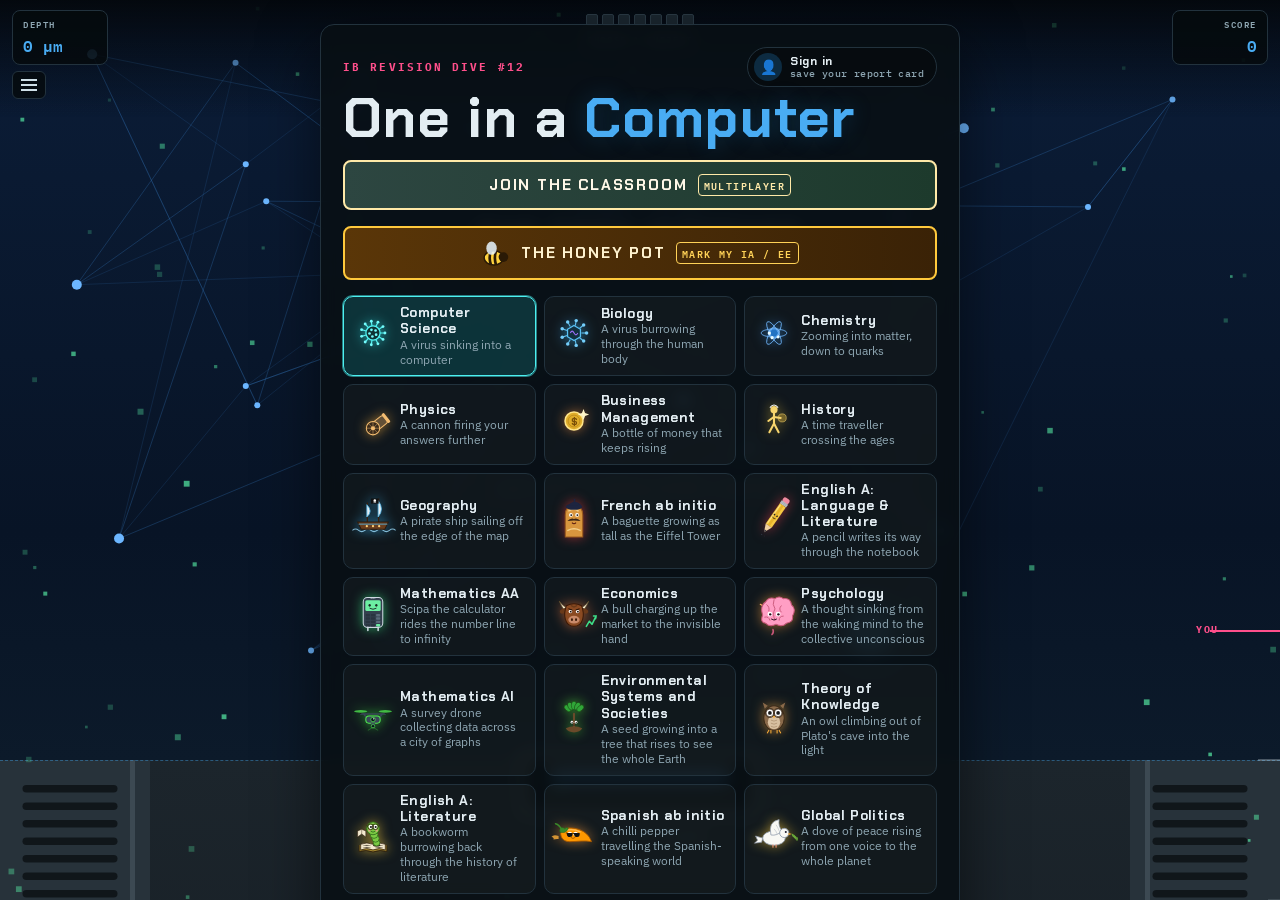
<file: index.html>
<!doctype html>
<html lang="en">
<head>
<meta charset="utf-8">
<meta name="viewport" content="width=device-width,initial-scale=1,viewport-fit=cover">
<meta name="description" content="One in a Computer: a reverse-trivia revision game for IB Computer Science, Biology, Chemistry, Physics, Business Management and History. Rarer correct answers take you further.">
<title>One in a Computer</title>
<link rel="preconnect" href="https://fonts.googleapis.com">
<link rel="stylesheet" href="https://fonts.googleapis.com/css2?family=Caveat:wght@600;700&family=Chakra+Petch:wght@500;700&family=IBM+Plex+Sans:wght@400;500;600&family=IBM+Plex+Mono:wght@400;600&display=swap">
<style>
/* Layout: one full-screen world per subject (down, up or sideways). The camera follows the answer, then the player.
   HUD on top, answer bar at the bottom, reveals in the middle. Single dark look; the accent hue follows the current layer. */
@property --hue{syntax:"<number>";inherits:true;initial-value:205}
:root{
  color-scheme:dark;
  transition:--hue .9s ease;
  --bg:#04070a;
  --panel:rgba(9,15,20,.88);
  --line:#22323d;
  --fg:#e3edf2;
  --muted:#8ea6b2;
  --hue:205;
  --accent:hsl(var(--hue) 88% 62%);
  --accent-dim:hsl(var(--hue) 70% 45% / .28);
  --you:#ff4f8b;
  --t-rootkit:#ff5470;
  --t-trojan:#ff9d2e;
  --t-blocked:#5d6d77;
  --f-display:"Chakra Petch","Segoe UI",system-ui,sans-serif;
  --f-body:"IBM Plex Sans",system-ui,-apple-system,sans-serif;
  --f-mono:"IBM Plex Mono",ui-monospace,Menlo,Consolas,monospace;
}
*{box-sizing:border-box}
[hidden]{display:none!important}
html,body{height:100%;overflow:hidden}
body{margin:0;background:var(--bg);color:var(--fg);font-family:var(--f-body);font-size:15px;line-height:1.5}
button{font:inherit;color:inherit}

/* ---------- world ---------- */
.viewport{position:fixed;inset:0;overflow:hidden;background:var(--bg);transition:opacity .25s ease}
#world{position:absolute;left:0;top:0;will-change:transform}
#world.ax-down,#world.ax-up{right:0}
#world.ax-right{bottom:0}
.band{position:absolute;overflow:hidden;content-visibility:auto}
.ax-down .band,.ax-up .band{left:0;right:0}
.ax-right .band{top:0;bottom:0}
.wall{position:absolute;top:0;height:100%;width:clamp(52px,13vw,150px)}
.wall.l{left:0}.wall.r{right:0}
.hscene{position:absolute;left:0;bottom:0}
.zone{position:absolute;text-align:center;font:600 11px/1.4 var(--f-mono);letter-spacing:.3em;text-transform:uppercase;pointer-events:none}
.ax-down .zone,.ax-up .zone{left:0;right:0;padding-inline:70px}
.zone.h{width:300px;text-align:left;letter-spacing:.22em;top:58%!important}
.zone b{display:block;font:700 clamp(18px,4.4vw,26px)/1.1 var(--f-display);letter-spacing:.14em;margin-top:6px;color:#e3edf2;text-shadow:0 2px 12px #000}
.fact{position:absolute;text-align:center;font:400 11.5px/1.4 var(--f-mono);color:rgb(220 232 238 / .55);letter-spacing:.04em;pointer-events:none;text-shadow:0 1px 6px #000}
.ax-down .fact,.ax-up .fact{left:50%;transform:translateX(-50%);width:min(70%,420px)}
.fact.h{top:34%;width:230px;transform:translateX(-50%)}
.boundary{position:absolute;border:0 dashed rgb(255 255 255 / .14)}
.ax-down .boundary{left:0;right:0;top:0;border-top-width:1px}
.ax-up .boundary{left:0;right:0;bottom:0;border-bottom-width:1px}
.ax-right .boundary{top:0;bottom:0;left:0;border-left-width:1px}
.ruler{position:absolute;pointer-events:none}
.ruler text{font:500 9.5px var(--f-mono);fill:rgb(220 232 238 / .6)}
.ax-down .ruler,.ax-up .ruler{right:0;top:0;width:58px}
.ax-right .ruler{left:0;bottom:0;height:34px}
#you{position:absolute;top:0;height:0;pointer-events:none;will-change:transform}
.ax-down #you,.ax-up #you{right:0;width:70px;border-top:2px solid var(--you)}
#you span{position:absolute;font:700 10px var(--f-mono);letter-spacing:.12em;color:var(--you)}
.ax-down #you span,.ax-up #you span{right:62px;top:-9px}
.ax-right #you{top:auto;left:0;bottom:182px;width:0}
.ax-right #you span{left:-15px;top:-6px}
.ax-right #you span::after{content:" ▾"}
#virus{position:absolute;top:0;width:74px;height:74px;z-index:3;will-change:transform;filter:drop-shadow(0 0 14px hsl(var(--hue) 95% 60% / .8))}
.ax-down #virus,.ax-up #virus{left:68%}
.ax-right #virus{top:auto;left:0;bottom:84px}
#virus .bob{animation:bob 2.8s ease-in-out infinite;transform-origin:37px 37px}
#virus .vspin{animation:spin 16s linear infinite;transform-origin:0 0}
#virus.mutate .bob{animation:mutate .9s}
#virus.hit .bob{animation:hit .5s}
@keyframes bob{50%{transform:translateY(-6px)}}
@keyframes spin{to{transform:rotate(360deg)}}
@keyframes mutate{0%{transform:scale(1)}35%{transform:scale(.45) rotate(-30deg)}70%{transform:scale(1.35)}100%{transform:scale(1)}}
@keyframes hit{20%{transform:translateX(-9px)}40%{transform:translateX(8px)}60%{transform:translateX(-5px)}80%{transform:translateX(3px)}}
.flow{stroke-dasharray:7 11;animation:flow 1.1s linear infinite}
.flow.rev{animation-direction:reverse}
.flow.slow{animation-duration:2.2s}
@keyframes flow{to{stroke-dashoffset:-36}}
.blink{animation:blink 1.7s ease-in-out infinite}
@keyframes blink{50%{opacity:.2}}
.drift{animation:drift 9s ease-in-out infinite}
@keyframes drift{50%{transform:translate(14px,-10px)}}
.beat{animation:beat 1s ease-in-out infinite;transform-box:fill-box;transform-origin:center}
@keyframes beat{15%{transform:scale(1.06)}30%{transform:scale(1)}}

/* rank lines + travelling answer */
.tline{position:absolute;height:0;opacity:0;transition:opacity .5s,filter .3s;z-index:2;pointer-events:none}
.ax-down .tline,.ax-up .tline{left:0;right:0;border-top:2px dashed var(--c)}
.tline.v{top:0;bottom:0;height:auto;width:0;border-left:2px dashed var(--c)}
.tline.on{opacity:.75}
.tline.hit{opacity:1;filter:drop-shadow(0 0 8px var(--c))}
.tline span{position:absolute;font:700 10.5px var(--f-mono);letter-spacing:.14em;color:var(--c);white-space:nowrap;text-shadow:0 0 6px #000,0 0 2px #000}
.ax-down .tline span,.ax-up .tline span{right:66px;top:-20px}
.tline.v span{left:8px}
.tline.fw{border-style:solid!important;border-color:var(--t-rootkit)!important;border-width:3px 0 0}
.tline.fw.v{border-width:0 0 0 3px}
.tline.fw span{color:var(--t-rootkit)}
#lines.quiet .tline span{opacity:0;transition:opacity .4s}
#lines.quiet .tline:not(.hit){opacity:.3}
#tag{position:absolute;top:0;z-index:4;pointer-events:none;will-change:transform}
.ax-down #tag,.ax-up #tag{left:46%}
.ax-right #tag{top:auto;left:0;bottom:0}
#tag .pill{position:relative;display:inline-flex;gap:10px;align-items:center;white-space:nowrap;max-width:76vw;overflow:hidden;text-overflow:ellipsis;
  font:700 clamp(14px,3.8vw,19px)/1 var(--f-mono);letter-spacing:.06em;text-transform:uppercase;color:var(--tc,#7ff3ff);
  padding:11px 16px;border-radius:8px;background:rgb(4 8 11 / .84);border:1.5px solid color-mix(in srgb,var(--tc,#7ff3ff) 60%,transparent);
  box-shadow:0 0 22px color-mix(in srgb,var(--tc,#7ff3ff) 35%,transparent);text-shadow:0 0 10px color-mix(in srgb,var(--tc,#7ff3ff) 70%,transparent);transition:color .4s,border-color .4s,box-shadow .4s}
#tag.denied .pill{animation:hit .5s;--tc:#7b8b95;text-decoration:line-through}
.bits{position:absolute;left:50%;top:50%;width:0;height:0;transform:scaleY(.42)}
.bits i{position:absolute;left:0;top:0;font:700 12px var(--f-mono);font-style:normal;color:var(--pc,#5dffb0);text-shadow:0 0 6px var(--pc,#5dffb0);animation:orbit var(--d) linear infinite;animation-delay:var(--dl)}
@keyframes orbit{from{transform:rotate(0deg) translateX(var(--r)) rotate(0deg)}to{transform:rotate(360deg) translateX(var(--r)) rotate(-360deg)}}

/* subject-specific world pieces */
.usb{position:absolute;left:50%;transform:translateX(-50%);width:min(240px,52vw);height:64px;border-radius:6px;background:#06090b;border:3px solid #8b98a1;box-shadow:inset 0 0 0 6px #11181d}
.usb::before{content:"";position:absolute;left:12%;right:12%;top:14px;height:16px;background:#3f79b0;border-radius:2px}
.usb::after{content:"USB · ENTRY POINT";position:absolute;left:0;right:0;top:72px;text-align:center;font:600 10px var(--f-mono);letter-spacing:.2em;color:#9fb0ba}
.pins{position:absolute;left:0;right:0;height:22px;background:radial-gradient(circle,#d8b24a 0 3px,transparent 3.5px) 0 0/16px 22px;opacity:.85}
.coreglow{position:absolute;left:50%;width:120vw;max-width:1100px;aspect-ratio:1;transform:translate(-50%,-50%);border-radius:50%;background:radial-gradient(circle,var(--glow,rgb(255 50 90 / .28)),transparent 62%);pointer-events:none}
.floor{position:absolute;left:0;right:0;height:420px}
.floor::before{content:"";position:absolute;left:0;right:0;top:0;height:4px;background:var(--fc,#ff4f6e);box-shadow:0 0 24px var(--fc,#ff4f6e)}
.bottle{position:absolute;left:50%;transform:translateX(-50%);width:min(50vw,300px);border:3px solid rgb(210 235 255 / .38);border-top:0;border-radius:0 0 46px 46px;background:rgb(210 235 255 / .045);box-shadow:inset 0 0 50px rgb(210 235 255 / .08),0 0 30px rgb(0 0 0 / .4);pointer-events:none}
.bottle-neck{position:absolute;left:50%;transform:translateX(-50%);width:min(20vw,110px);border:3px solid rgb(210 235 255 / .38);border-bottom:0;background:rgb(210 235 255 / .045);pointer-events:none}
.cork{position:absolute;left:50%;transform:translateX(-50%);width:min(22vw,120px);height:46px;border-radius:8px 8px 4px 4px;background:repeating-linear-gradient(90deg,#9a6a3a 0 6px,#86592e 6px 12px)}
.fill{position:absolute;left:50%;transform:translateX(-50%);width:calc(min(50vw,300px) - 14px);top:calc(var(--av) + 18px);border-radius:4px 4px 40px 40px;
  background:radial-gradient(circle at 35% 35%,#ffe58a 0 7px,#d9a520 8px 10px,transparent 10.5px) 0 0/28px 24px,repeating-linear-gradient(170deg,#2e8a52 0 14px,#246f42 14px 18px,#3a9a60 18px 30px);
  box-shadow:inset 0 10px 18px rgb(255 230 140 / .35);pointer-events:none}
.fill::before{content:"";position:absolute;left:0;right:0;top:-6px;height:12px;border-radius:50%;background:#ffd85a;box-shadow:0 0 18px #ffd85a}

/* ---------- HUD ---------- */
.hud{position:fixed;top:0;left:0;right:0;z-index:20;display:grid;grid-template-columns:auto 1fr auto;gap:10px;align-items:start;
  padding-top:calc(env(safe-area-inset-top,0px) + 10px);padding-left:max(12px,env(safe-area-inset-left,0px));padding-right:max(12px,env(safe-area-inset-right,0px));
  background:linear-gradient(rgb(3 5 7 / .85),transparent);padding-bottom:18px;pointer-events:none}
.hud > *{pointer-events:auto}
.box{background:rgb(6 10 13 / .82);border:1px solid var(--line);border-radius:8px;padding:5px 10px;min-width:96px}
.box small{display:block;font:600 9px var(--f-mono);letter-spacing:.18em;color:var(--muted)}
.box b{display:block;font:600 16px var(--f-mono);font-variant-numeric:tabular-nums;color:var(--accent);white-space:nowrap}
.box.right{text-align:right}
.mid{display:flex;flex-direction:column;align-items:center;gap:5px;padding-top:4px;min-width:0}
.pips{display:flex;gap:4px}
.pips i{width:12px;height:12px;border-radius:2px;background:#1b2730;border:1px solid #2b3b46}
.pips i.cur{border-color:var(--accent);box-shadow:0 0 0 2px var(--accent-dim)}
.pips .hp{font-size:17px;line-height:14px;color:#33414a;transition:color .4s,text-shadow .4s}
.pips .hp.on{color:#ff4f6e;text-shadow:0 0 8px rgb(255 79 110 / .7)}
.mid small{font:600 9px var(--f-mono);letter-spacing:.18em;color:var(--muted);text-transform:uppercase;text-align:center}
.menu-btn{margin-top:6px;width:34px;height:28px;border-radius:6px;border:1px solid var(--line);background:rgb(6 10 13 / .8);cursor:pointer;display:grid;place-items:center}
.menu-btn:focus-visible{outline:2px solid var(--accent);outline-offset:2px}
.menu{position:fixed;z-index:30;top:calc(env(safe-area-inset-top,0px) + 92px);left:max(12px,env(safe-area-inset-left,0px));background:var(--panel);border:1px solid var(--line);border-radius:10px;padding:8px;display:flex;flex-direction:column;gap:4px;backdrop-filter:blur(6px)}
.menu button{background:none;border:0;text-align:left;padding:8px 12px;border-radius:6px;cursor:pointer;font:600 13px var(--f-mono);letter-spacing:.06em}
.menu button:hover,.menu button:focus-visible{background:var(--accent-dim);outline:none}

/* ---------- prompt card + answer bar ---------- */
.card{position:fixed;z-index:15;top:calc(env(safe-area-inset-top,0px) + 92px);left:50%;transform:translateX(-50%);width:min(540px,calc(100% - 32px));
  background:var(--panel);border:1px solid var(--line);border-radius:12px;padding:16px 18px 14px;backdrop-filter:blur(6px);
  box-shadow:0 10px 40px rgb(0 0 0 / .5);transition:opacity .4s cubic-bezier(.2,.7,.2,1),transform .4s cubic-bezier(.2,.7,.2,1)}
.card.out{opacity:0;transform:translate(-50%,-12px);pointer-events:none}
.card .eyebrow{font:700 10px var(--f-mono);letter-spacing:.2em;color:var(--you);text-transform:uppercase;display:flex;gap:10px;align-items:center;flex-wrap:wrap}
.spec{font:600 10px var(--f-mono);letter-spacing:.08em;color:var(--fg);border:1px solid var(--line);border-radius:4px;padding:1px 6px}
.card .q{font:600 clamp(19px,4.6vw,25px)/1.25 var(--f-display);margin:8px 0 6px;text-wrap:balance;letter-spacing:.01em}
.card .hint{font:500 10.5px var(--f-mono);letter-spacing:.12em;color:var(--muted);text-transform:uppercase;margin:0}
.bar{position:fixed;z-index:16;left:0;right:0;bottom:0;display:flex;gap:10px;align-items:center;justify-content:center;
  padding-top:14px;padding-bottom:calc(env(safe-area-inset-bottom,0px) + 16px);padding-left:max(16px,env(safe-area-inset-left,0px));padding-right:max(16px,env(safe-area-inset-right,0px));
  background:linear-gradient(transparent,rgb(3 5 7 / .92) 40%);transition:opacity .35s cubic-bezier(.2,.7,.2,1),transform .35s cubic-bezier(.2,.7,.2,1)}
.bar.out{opacity:0;transform:translateY(20px);pointer-events:none}
.bar form{display:flex;gap:10px;align-items:center;width:min(560px,100%)}
.ring{position:relative;width:46px;height:46px;flex:none}
.ring svg{transform:rotate(-90deg)}
.ring b{position:absolute;inset:0;display:grid;place-items:center;font:700 15px var(--f-mono);font-variant-numeric:tabular-nums}
.ring.low b{color:var(--t-rootkit)}
.bar input{flex:1;min-width:0;font:500 16px var(--f-mono);color:var(--fg);background:rgb(6 10 13 / .9);border:1.5px solid var(--accent);border-radius:9px;padding:12px 14px}
.bar input:focus{outline:none;box-shadow:0 0 0 3px var(--accent-dim)}
.btn{appearance:none;font:700 14px var(--f-display);letter-spacing:.14em;text-transform:uppercase;color:#05080a;background:var(--accent);border:0;border-radius:8px;padding:12px 18px;cursor:pointer;white-space:nowrap}
.btn:hover{filter:brightness(1.12)}
.btn:focus-visible{outline:2px solid var(--fg);outline-offset:3px}
.btn:disabled{opacity:.45;cursor:default;filter:none}
.btn.inject{background:var(--you);color:#fff}
.btn.ghost{background:rgb(6 10 13 / .7);color:var(--fg);border:1.5px solid var(--line)}
.btn.descend{background:rgb(4 8 11 / .85);color:var(--accent);border:2px solid var(--accent);padding:13px 26px;box-shadow:0 0 18px var(--accent-dim)}
.countdown{position:fixed;z-index:16;left:0;right:0;bottom:calc(env(safe-area-inset-bottom,0px) + 26px);text-align:center;font:600 11px var(--f-mono);letter-spacing:.22em;text-transform:uppercase;color:var(--muted)}
.countdown b{color:var(--accent);display:inline-block;animation:tick .55s cubic-bezier(.2,.7,.2,1)}
@keyframes tick{from{transform:scale(1.7);opacity:.2}}
.leave{opacity:0!important;transform:translateY(-10px);transition:opacity .22s ease,transform .22s ease}

/* ---------- reveal ---------- */
.reveal{background:radial-gradient(ellipse 70% 55% at 50% 32%,rgb(3 5 7 / .8),transparent 75%);position:fixed;z-index:15;left:0;right:0;top:calc(env(safe-area-inset-top,0px) + 96px);bottom:96px;overflow-y:auto;display:flex;flex-direction:column;align-items:center;text-align:center;gap:6px;
  padding-left:max(16px,env(safe-area-inset-left,0px));padding-right:max(16px,env(safe-area-inset-right,0px));padding-block:8px 12px}
.reveal > *{animation:rise .6s cubic-bezier(.2,.7,.2,1) both}
.reveal > *:nth-child(2){animation-delay:.08s}.reveal > *:nth-child(3){animation-delay:.16s}.reveal > *:nth-child(4){animation-delay:.24s}.reveal > *:nth-child(5){animation-delay:.32s}
@keyframes rise{from{opacity:0;transform:translateY(14px)}}
.entity{height:104px;display:grid;place-items:center}
.entity svg{filter:drop-shadow(0 0 12px var(--c));animation:bob 2.6s ease-in-out infinite;overflow:visible}
.rank{font:700 clamp(28px,8vw,48px)/1.02 var(--f-display);letter-spacing:.14em;color:var(--c);text-shadow:0 0 24px color-mix(in srgb,var(--c) 70%,transparent),0 0 2px #000;text-transform:uppercase;text-wrap:balance}
.quote{font:500 15px var(--f-mono);color:var(--fg);margin-top:4px}
.gain{font:600 14px var(--f-mono);letter-spacing:.06em;color:var(--fg)}
.gain b{color:var(--c)}
.note{font:400 12.5px/1.5 var(--f-mono);color:rgb(214 230 238 / .75);max-width:44ch}
.linkbtn{background:none;border:0;cursor:pointer;font:600 11px var(--f-mono);letter-spacing:.16em;text-transform:uppercase;color:var(--accent);padding:8px;margin-top:4px}
.linkbtn:focus-visible{outline:2px solid var(--accent);border-radius:4px}
.spectrum{width:min(480px,100%);background:var(--panel);border:1px solid var(--line);border-radius:10px;padding:10px 12px;text-align:left;backdrop-filter:blur(6px)}
.spectrum ul{list-style:none;margin:0;padding:0;display:flex;flex-direction:column;gap:5px}
.spectrum li{display:grid;grid-template-columns:minmax(0,1.5fr) minmax(0,1fr) 40px;gap:8px;align-items:center;font-size:13px;padding:2px 6px;border-radius:5px}
.spectrum li.mine{outline:1.5px solid var(--accent);background:var(--accent-dim)}
.spectrum .lab{display:flex;gap:7px;align-items:center;min-width:0}
.spectrum .lab span{overflow-wrap:anywhere}
.spectrum .sw{width:9px;height:9px;border-radius:2px;flex:none;background:var(--c)}
.spectrum .b{height:6px;background:#1b2730;border-radius:3px;overflow:hidden}
.spectrum .b i{display:block;height:100%;background:var(--c)}
.spectrum .pc{font:400 11px var(--f-mono);color:var(--muted);text-align:right;font-variant-numeric:tabular-nums}
.spectrum li{display:block;padding:0}
.sp-row{display:grid;grid-template-columns:minmax(0,1.5fr) minmax(0,1fr) 40px;gap:8px;align-items:center;width:100%;padding:4px 6px;background:none;border:0;border-radius:5px;color:inherit;font:inherit;text-align:left;cursor:pointer}
.sp-row:hover,.sp-row:focus-visible{background:rgb(255 255 255 / .06);outline:none}
.sp-row[aria-expanded="true"]{background:rgb(255 255 255 / .06)}
.sp-tip{margin:0 0 6px;font:500 11px var(--f-mono);color:var(--muted)}
.sp-why{margin:2px 6px 8px 22px;padding:8px 10px;border-left:2px solid var(--c);background:rgb(0 0 0 / .25);border-radius:0 6px 6px 0;font-size:13px;line-height:1.45}
.sp-why p{margin:0 0 4px}
.sp-soon{color:var(--muted);font-style:italic}
.sp-meta{color:var(--muted);font-size:12px}
.sp-meta b{color:var(--accent);font-family:var(--f-mono)}
.bonus-btn{border-color:#ffd85a!important;color:#ffd85a!important;box-shadow:0 0 18px rgb(255 216 90 / .3)!important}
.reveal.bonus{background:radial-gradient(ellipse 80% 60% at 50% 35%,rgb(3 5 7 / .9),transparent 80%);gap:10px}
.bq-top{display:flex;gap:8px;align-items:center;flex-wrap:wrap;justify-content:center;width:min(520px,100%)}
.bq-star{font:700 13px var(--f-display);letter-spacing:.14em;color:#ffd85a;text-transform:uppercase}
.bq-term{font:700 10px var(--f-mono);letter-spacing:.14em;text-transform:uppercase;color:#05080a;background:#ffd85a;border-radius:4px;padding:2px 6px}
.bq-time{font:700 12px var(--f-mono);color:var(--muted);margin-left:auto}
.bq-bar{width:min(520px,100%);height:4px;border-radius:2px;background:var(--line);overflow:hidden}
.bq-bar i{display:block;height:100%;background:#ffd85a;transform-origin:left}
.bq-q{margin:4px 0;font:600 clamp(18px,4.6vw,23px)/1.3 var(--f-display);max-width:32ch;text-wrap:balance}
.bq-opts{display:flex;flex-direction:column;gap:8px;width:min(520px,100%)}
.bq-opt{display:flex;gap:10px;align-items:center;text-align:left;padding:11px 12px;border-radius:9px;border:1.5px solid var(--line);background:var(--panel);cursor:pointer;font:500 14.5px/1.35 var(--f-body);color:var(--fg)}
.bq-opt b{font:700 12px var(--f-mono);color:#ffd85a;min-width:16px}
.bq-opt:hover:not(:disabled),.bq-opt:focus-visible{border-color:#ffd85a;outline:none}
.bq-opt.right{border-color:#3ee089;background:rgb(62 224 137 / .15)}
.bq-opt.wrong{border-color:#ff5470;background:rgb(255 84 112 / .15)}
.bq-opt:disabled{cursor:default}
.bq-why{width:min(520px,100%);text-align:left;background:var(--panel);border:1px solid var(--line);border-radius:10px;padding:10px 12px;font-size:13.5px;line-height:1.5}
.bq-why b{font:700 13px var(--f-display);letter-spacing:.08em;text-transform:uppercase}
.bq-why b.ok{color:#3ee089}.bq-why b.no{color:#ff5470}
.bq-why p{margin:4px 0 0}
.dock{position:fixed;z-index:16;left:0;right:0;bottom:calc(env(safe-area-inset-bottom,0px) + 22px);display:flex;justify-content:center}

/* ---------- title + report overlays ---------- */
.overlay{position:fixed;inset:0;z-index:25;overflow-y:auto;display:flex;justify-content:center;align-items:flex-start;
  padding-top:calc(env(safe-area-inset-top,0px) + 24px);padding-bottom:calc(env(safe-area-inset-bottom,0px) + 24px);padding-left:max(16px,env(safe-area-inset-left,0px));padding-right:max(16px,env(safe-area-inset-right,0px))}
.sheet{width:min(640px,100%);background:var(--panel);border:1px solid var(--line);border-radius:14px;padding:22px;display:flex;flex-direction:column;gap:16px;backdrop-filter:blur(8px);box-shadow:0 20px 60px rgb(0 0 0 / .55)}
.sheet .eyebrow{font:700 10.5px var(--f-mono);letter-spacing:.2em;color:var(--you);text-transform:uppercase}
.sheet h1{font:700 clamp(34px,8.5vw,56px)/.95 var(--f-display);margin:4px 0 0;letter-spacing:.02em;text-wrap:balance}
.sheet h1 em{font-style:normal;color:var(--accent);text-shadow:0 0 22px var(--accent-dim)}
.lede{margin:0;color:var(--muted);font-size:15.5px;max-width:60ch}
.lede b{color:var(--fg);font-weight:600}
.row{display:flex;gap:10px;flex-wrap:wrap;align-items:center}
.small{font-size:12.5px;color:var(--muted);margin:0}
.subjects{display:grid;grid-template-columns:repeat(3,minmax(0,1fr));gap:8px}
.subj{display:grid;grid-template-columns:38px minmax(0,1fr);gap:8px;align-items:center;text-align:left;padding:8px 10px;border-radius:10px;border:1px solid var(--line);background:rgb(255 255 255 / .03);cursor:pointer}
.subj[aria-pressed="true"]{border-color:hsl(var(--sh) 85% 62%);background:hsl(var(--sh) 70% 45% / .2);box-shadow:0 0 0 1px hsl(var(--sh) 85% 62% / .5)}
.subj:focus-visible{outline:2px solid var(--accent);outline-offset:2px}
.subj .ic svg{width:38px;height:38px;filter:drop-shadow(0 0 6px hsl(var(--sh) 90% 60% / .6))}
.subj b{display:block;font:700 13.5px/1.2 var(--f-display);letter-spacing:.03em}
.subj small{display:block;font-size:11.5px;line-height:1.3;color:var(--muted)}
.ladder{display:flex;flex-direction:column;gap:4px}
.ladder div{display:grid;grid-template-columns:minmax(0,190px) 44px minmax(0,1fr);gap:10px;align-items:center;font-size:13px;padding:5px 8px;border-radius:6px;background:rgb(255 255 255 / .03)}
.ladder b{font:700 12px var(--f-display);letter-spacing:.12em;text-transform:uppercase;color:var(--c)}
.ladder .n{font:600 12px var(--f-mono);text-align:right;font-variant-numeric:tabular-nums}
.ladder span:last-child{color:var(--muted);font-size:12.5px}
.status{display:inline-flex;gap:8px;align-items:center;font-size:12.5px;color:var(--muted)}
.status i{width:8px;height:8px;border-radius:50%;background:var(--t-blocked);flex:none}
.status.live i{background:#3ee089;box-shadow:0 0 0 3px rgb(62 224 137 / .2)}
.picker{display:flex;flex-direction:column;gap:12px}
.pick-top{display:flex;justify-content:space-between;gap:12px;align-items:flex-start;flex-wrap:wrap}
.pick-title{font:700 17px var(--f-display);letter-spacing:.06em;margin:0 0 2px}
.seg{display:inline-flex;border:1px solid var(--line);border-radius:8px;overflow:hidden;flex:none}
.seg button{background:none;border:0;padding:8px 16px;font:700 12px var(--f-mono);letter-spacing:.12em;cursor:pointer;color:var(--muted)}
.seg button[aria-pressed="true"]{background:var(--accent);color:#05080a}
.seg button:focus-visible,.mini:focus-visible,.unit-h:focus-visible{outline:2px solid var(--accent);outline-offset:2px}
.mini{background:none;border:1px solid var(--line);border-radius:6px;padding:6px 11px;font:600 11px var(--f-mono);letter-spacing:.08em;cursor:pointer;color:var(--fg)}
.theme h3{font:700 10.5px var(--f-mono);letter-spacing:.16em;text-transform:uppercase;color:var(--you);margin:8px 0 4px}
.unit{display:flex;flex-direction:column;gap:3px;margin-bottom:6px}
.unit-h{background:none;border:0;text-align:left;cursor:pointer;font:700 14px var(--f-display);letter-spacing:.03em;color:var(--fg);padding:6px 2px;display:flex;gap:8px;align-items:baseline}
.unit-h span{color:var(--accent);font-family:var(--f-mono);font-size:12px}
.unit-h[aria-pressed="true"]::after{content:"all selected";font:600 9.5px var(--f-mono);letter-spacing:.12em;text-transform:uppercase;color:var(--accent);margin-left:auto}
.unit-h:disabled{opacity:.5;cursor:default}
.topic{display:grid;grid-template-columns:18px 46px minmax(0,1fr) auto;gap:8px;align-items:center;padding:8px 10px;border-radius:7px;background:rgb(255 255 255 / .03);cursor:pointer;font-size:13.5px;line-height:1.3}
.topic:has(input:checked){background:var(--accent-dim);box-shadow:inset 0 0 0 1px color-mix(in srgb,var(--accent) 55%,transparent)}
.topic.off{opacity:.45;cursor:default}
.topic input{accent-color:var(--accent);width:16px;height:16px;margin:0}
.topic .code{font:600 12px var(--f-mono);color:var(--accent)}
.topic .nm{min-width:0;overflow-wrap:anywhere}
.topic .cnt{font:500 10.5px var(--f-mono);color:var(--muted);white-space:nowrap}
.hl{font:700 9px var(--f-mono);font-style:normal;letter-spacing:.1em;color:var(--t-trojan);border:1px solid currentColor;border-radius:3px;padding:0 4px;margin-left:4px;vertical-align:1px}
details.how{border-top:1px solid var(--line);padding-top:12px;display:flex;flex-direction:column;gap:10px}
details.how summary{cursor:pointer;font:700 11.5px var(--f-mono);letter-spacing:.14em;text-transform:uppercase;color:var(--accent);margin-bottom:10px}
.stats3{display:grid;grid-template-columns:repeat(3,minmax(0,1fr));gap:8px}
.stats3 div{border:1px solid var(--line);border-radius:8px;padding:10px 12px;background:rgb(255 255 255 / .02);min-width:0}
.stats3 b{display:block;font:600 19px var(--f-mono);font-variant-numeric:tabular-nums;color:var(--accent);overflow-wrap:anywhere}
.stats3 span{font:600 9.5px var(--f-mono);letter-spacing:.14em;text-transform:uppercase;color:var(--muted)}
.recap{display:flex;flex-direction:column;gap:6px}
.recap div{display:grid;grid-template-columns:minmax(0,1fr) auto;gap:4px 12px;padding:8px 10px;border-radius:8px;background:rgb(255 255 255 / .03);border-left:3px solid var(--c)}
.recap .p{font-size:12.5px;color:var(--muted)}
.recap .a{font:600 13.5px var(--f-mono)}
.recap .t{grid-row:span 2;align-self:center;text-align:right;font:700 11px var(--f-display);letter-spacing:.1em;text-transform:uppercase;color:var(--c)}
.recap .t small{display:block;font:600 12px var(--f-mono);color:var(--fg);letter-spacing:0}
.share{font:400 13px/1.5 var(--f-mono);background:rgb(0 0 0 / .35);border:1px solid var(--line);border-radius:8px;padding:10px 12px;white-space:pre-wrap;margin:0}

@media (max-width:560px){
  .subjects{grid-template-columns:repeat(2,minmax(0,1fr))}
}
@media (max-width:480px){
  .box{min-width:80px;padding:4px 8px}.box b{font-size:14px}
  .pips i{width:10px;height:10px}
  .ladder div{grid-template-columns:minmax(0,1fr) 40px}
  .ladder span:last-child{grid-column:1 / -1}
  .tline span{right:60px}
}
@media (prefers-reduced-motion:reduce){
  #virus .bob,#virus .vspin,.flow,.blink,.drift,.beat,.bits i,.entity svg,.reveal > *{animation:none!important}
}
</style>
<link rel="stylesheet" href="classroom.css">
<link rel="stylesheet" href="themes.css">
<link rel="stylesheet" href="heaven.css">
<link rel="stylesheet" href="life.css">
<link rel="stylesheet" href="calc.css">
<link rel="stylesheet" href="account.css">
<link rel="stylesheet" href="honey.css">
</head>
<body>
<div class="viewport" id="vp"><div id="world"></div></div>

<header class="hud" id="hud">
  <div>
    <div class="box"><small id="hMeterLabel">DEPTH</small><b id="hMeter">0</b></div>
    <button class="menu-btn" id="menuBtn" aria-label="Menu" aria-expanded="false"><svg width="16" height="12" viewBox="0 0 16 12"><path d="M0 1h16M0 6h16M0 11h16" stroke="#cfe0e8" stroke-width="2"/></svg></button>
  </div>
  <div class="mid"><div class="pips" id="pips"></div><small id="hPrompt">Choose a subject</small></div>
  <div class="box right"><small>SCORE</small><b id="hScore">0</b></div>
</header>
<div class="menu" id="menu" hidden>
  <button id="mProfile">My profile</button>
  <button id="mClass">Join the classroom</button>
  <button id="mRestart">Restart this dive</button>
  <button id="mTitle">Back to the start</button>
</div>
<div id="ui"></div>

<script>
/* ================= kit: shared helpers the subject files use ================= */
const SUBJECTS = {}, SUBJECT_ORDER = [];
const HL = true;
const P = (id, spec, q, gem, ans, traps = [], hl = false) => ({id, spec, q, gem, ans, traps, hl});
function srand(seed){ let s = seed || 1; return () => { s = (s*16807) % 2147483647; return s/2147483647; }; }
const f1 = n => Math.round(n*10)/10;
const vwall = (inner, len, side) => `<svg class="wall ${side}" viewBox="0 0 120 ${len}" preserveAspectRatio="${side==="l"?"xMinYMin":"xMaxYMin"} slice" aria-hidden="true">${inner}</svg>`;
const hscene = (inner, len, h = 420) => `<svg class="hscene" width="${len}" height="${h}" viewBox="0 0 ${len} ${h}" aria-hidden="true">${inner}</svg>`;
const SUPS = {"-":"⁻","0":"⁰","1":"¹","2":"²","3":"³","4":"⁴","5":"⁵","6":"⁶","7":"⁷","8":"⁸","9":"⁹"};
const sup = n => String(n).split("").map(c => SUPS[c] || c).join("");
const escH = s => String(s).replace(/[&<>"]/g, c => ({"&":"&amp;","<":"&lt;",">":"&gt;",'"':"&quot;"}[c]));
const avatarSVG = inner => `<svg width="74" height="74" viewBox="0 0 74 74" overflow="visible" aria-hidden="true"><g class="bob"><g transform="translate(37 37)">${inner}</g></g></svg>`;
function registerSubject(s){ SUBJECTS[s.key] = s; SUBJECT_ORDER.push(s.key); }
</script>
<script src="calc.js"></script>
<script src="namecheck.js"></script>
<script src="subjects/cs.js"></script>
<script src="subjects/bio.js"></script>
<script src="subjects/chem.js"></script>
<script src="subjects/phys.js"></script>
<script src="subjects/biz.js"></script>
<script src="subjects/hist.js"></script>
<script src="subjects/geo.js"></script>
<script src="subjects/fr.js"></script>
<script src="subjects/eng.js"></script>
<script src="subjects/math.js"></script>
<script src="subjects/econ.js"></script>
<script src="subjects/psych.js"></script>
<script src="subjects/mathai.js"></script>
<script src="subjects/ess.js"></script>
<script src="subjects/tok.js"></script>
<script src="subjects/lit.js"></script>
<script src="subjects/es.js"></script>
<script src="subjects/glopo.js"></script>
<script src="subjects/sehs.js"></script>
<script src="subjects/va.js"></script>
<script src="subjects/dt.js"></script>
<script src="subjects/phil.js"></script>
<script src="subjects/ds.js"></script>
<script src="subjects/film.js"></script>
<script src="subjects/music.js"></script>
<script src="subjects/thtr.js"></script>
<script src="subjects/dance.js"></script>
<script src="subjects/rel.js"></script>
<script src="subjects/anth.js"></script>
<script src="subjects/gk.js"></script>
<script src="specials.js"></script>
<script src="explain.js"></script>
<script src="mcq.js"></script>
<script src="heaven.js"></script>
<script src="qbank/cs.js"></script>
<script src="qbank/bio.js"></script>
<script src="qbank/chem.js"></script>
<script src="qbank/phys.js"></script>
<script src="qbank/biz.js"></script>
<script src="qbank/hist.js"></script>
<script src="qbank/geo.js"></script>
<script src="qbank/fr.js"></script>
<script src="qbank/eng.js"></script>
<script src="qbank/econ.js"></script>
<script src="qbank/psych.js"></script>
<script src="qbank/mathai.js"></script>
<script src="qbank/ess.js"></script>
<script src="qbank/tok.js"></script>
<script src="qbank/lit.js"></script>
<script src="qbank/es.js"></script>
<script src="qbank/glopo.js"></script>
<script src="qbank/sehs.js"></script>
<script src="qbank/va.js"></script>
<script src="qbank/dt.js"></script>
<script src="qbank/phil.js"></script>
<script src="qbank/ds.js"></script>
<script src="qbank/film.js"></script>
<script src="qbank/music.js"></script>
<script src="qbank/thtr.js"></script>
<script src="qbank/dance.js"></script>
<script src="qbank/rel.js"></script>
<script src="qbank/anth.js"></script>
<script src="qbank/gk.js"></script>
<script>
/* ================= ranks ================= */
const TIER_BASE = {
  gem:     {pts:100, sq:"🟪", hex:"#c98bff", desc:"The hidden gem: one valid answer almost nobody thinks of", note:"The hidden gem. Almost nobody finds this one."},
  rootkit: {pts:85,  sq:"🟥", hex:"#ff5470", desc:"Under 3% of answers", note:"Very few players thought of this."},
  trojan:  {pts:60,  sq:"🟧", hex:"#ff9d2e", desc:"3–8% of answers", note:"Genuinely uncommon. Nice pull."},
  adware:  {pts:30,  sq:"🟨", hex:"#f5d042", desc:"8–18% of answers", note:"Fairly common, but not the first thing people say."},
  spam:    {pts:10,  sq:"⬜", hex:"#a9bac4", desc:"18% or more. The first thing everyone thinks of", note:"The answer everyone types first."},
  blocked: {pts:0,   sq:"⬛", hex:"#7b8b95", desc:"Not a valid answer, or out of time. You don't move", note:""},
};
const TIER_ORDER = ["gem","rootkit","trojan","adware","spam","blocked"];
const LINE_TIERS = ["spam","adware","trojan","rootkit","gem"];
const tierName = t => t==="blocked" ? M.blocked : M.tiers[t];
const tierNote = t => (M.notes && M.notes[t]) || TIER_BASE[t].note;
const TIME = 25, PRIOR = 20, PER_DIVE = 7, COUNTDOWN = 3, LIVES = 3;

/* ================= helpers ================= */
const $ = s => document.querySelector(s);
const world = $("#world"), vp = $("#vp"), ui = $("#ui");
const esc = escH;
const RM = matchMedia("(prefers-reduced-motion: reduce)").matches;
const sleep = ms => new Promise(r => setTimeout(r, RM ? Math.min(ms,150) : ms));
function bezier(x1,y1,x2,y2){ const cx=3*x1, bx=3*(x2-x1)-cx, ax=1-cx-bx, cy=3*y1, by=3*(y2-y1)-cy, ay=1-cy-by;
  const sx=t=>((ax*t+bx)*t+cx)*t, sy=t=>((ay*t+by)*t+cy)*t, dx=t=>(3*ax*t+2*bx)*t+cx;
  return x=>{ if (x<=0) return 0; if (x>=1) return 1; let t=x; for (let i=0;i<8;i++){ const e=sx(t)-x, d=dx(t); if (Math.abs(e)<1e-5 || Math.abs(d)<1e-6) break; t-=e/d; } return sy(Math.min(1,Math.max(0,t))); }; }
const EASE = {sink:bezier(.38,0,.16,1), move:bezier(.62,0,.3,1), soft:bezier(.4,0,.2,1), dive:bezier(.55,0,.12,1), back:bezier(.3,1.45,.55,1)};
const easeInOut = EASE.move, CAM_K = 8;
function tween(dur, fn, ease=easeInOut){ if (RM) dur = Math.min(dur,200);
  return new Promise(res=>{ const t0=performance.now(); const step=now=>{ const k=Math.min(1,(now-t0)/dur); fn(ease(k)); if(k<1) requestAnimationFrame(step); else res(); }; requestAnimationFrame(step); }); }
const store = { get(k){ try{ return JSON.parse(localStorage.getItem(k)); }catch(e){ return null; } }, set(k,v){ try{ localStorage.setItem(k,JSON.stringify(v)); }catch(e){} } };

/* ================= answer matching ================= */
const normSp = s => String(s).toLowerCase().replace(/œ/g,"oe").replace(/æ/g,"ae").replace(/²/g,"2").replace(/³/g,"3").normalize("NFD").replace(/[̀-ͯ]/g,"").replace(/&/g," and ")
  .replace(/[^a-z0-9]+/g," ").trim().replace(/^(a|an|the) /,"");
const norm = s => normSp(s).replace(/ /g,"");
const TOL = n => n < 4 ? 0 : n < 6 ? 1 : n < 10 ? 2 : 3;
const STOP = new Set(["and","or","not","to","in","of","a","an","the","it","is","on","at"]);
function lev(a,b){ if(Math.abs(a.length-b.length)>3) return 99; const d=Array.from({length:a.length+1},(_,i)=>[i]);
  for(let j=1;j<=b.length;j++) d[0][j]=j;
  for(let i=1;i<=a.length;i++) for(let j=1;j<=b.length;j++) d[i][j]=Math.min(d[i-1][j]+1,d[i][j-1]+1,d[i-1][j-1]+(a[i-1]===b[j-1]?0:1));
  return d[a.length][b.length]; }
for (const key of SUBJECT_ORDER) for (const p of SUBJECTS[key].prompts){
  if (!p.ans) continue;                                      // multiple-choice prompts (Maths) have options instead
  const total = p.ans.reduce((s,a)=>s+a[1],0);
  p.list = p.ans.map(([label,w,...al]) => { const all=[label,...al];
    return {key:norm(label)||"x", label, prior:w/total, gem:label===p.gem, aliases:[...new Set(all.map(norm))], spaced:[...new Set(all.map(normSp))]}; });
  p.trapList = (p.traps||[]).map(([al,msg])=>({aliases:al.map(norm), spaced:al.map(normSp), msg}));
}
function match(p, raw){
  if (p.pre) raw = p.pre(raw);   // e.g. French drops "le / la / un…" before matching
  const n = norm(raw); if(!n) return {kind:"empty"};
  const forms = [n]; if (n.length>3 && n.endsWith("s")) forms.push(n.slice(0,-1));
  for (const f of forms){
    for (const a of p.list) if (a.aliases.includes(f)) return {kind:"ok", ans:a};
    for (const t of p.trapList) if (t.aliases.includes(f)) return {kind:"trap", msg:t.msg};
  }
  // auto-correct: forgive 1 slip in short words, 2 in medium, 3 in long ones
  if (n.length >= 4){
    let best=null, bd=99;
    for (const a of p.list) for (const al of a.aliases){ if (al.length<4) continue; const d=lev(n,al); if (d<=TOL(al.length) && d<bd){ bd=d; best=a; } }
    if (best) return {kind:"ok", ans:best, fuzzy:true};
  }
  const hay = " " + normSp(raw) + " ";
  let hit=null, hl=0;
  const consider = (sp, res) => { if (sp.length<2 || STOP.has(sp)) return; if (hay.includes(" "+sp+" ") && sp.length>hl){ hl=sp.length; hit=res; } };
  for (const a of p.list) for (const sp of a.spaced) consider(sp, {kind:"ok", ans:a, fuzzy:true});
  for (const t of p.trapList) for (const sp of t.spaced) consider(sp, {kind:"trap", msg:t.msg});
  if (hit) return hit;
  // word by word, in any order, each word allowed a typo ("contol unti" → "control unit")
  const toks = normSp(raw).split(" ").filter(t => t.length >= 2);
  let tb=null, tl=0;
  for (const a of p.list) for (const sp of a.spaced){ const at = sp.split(" ").filter(t => !STOP.has(t)); if (at.length < 2) continue;
    if (at.every(t => toks.some(x => lev(x,t) <= TOL(t.length))) && sp.length > tl){ tl = sp.length; tb = a; } }
  return tb ? {kind:"ok", ans:tb, fuzzy:true} : {kind:"miss"};
}

/* ================= class stats (only where the page is hosted with a shared store) ================= */
let db=null, me=null, canWrite=false, live={}, liveTotal={}, players=0, myAns={}, statusState="loading", writeChain=Promise.resolve();
const liveCount = (pid, k) => { const m = live[pid]; return m && Object.prototype.hasOwnProperty.call(m, k) ? m[k] : 0; };
function share(p, a){ const lt=liveTotal[p.id]||0, lc=liveCount(p.id, a.key); return (a.prior*PRIOR + lc)/(PRIOR + lt); }
function tierOf(p, a){ if (a.gem) return "gem"; const s=share(p,a); return s>=.18?"spam":s>=.08?"adware":s>=.03?"trojan":"rootkit"; }
function recount(docs){
  live={}; liveTotal={}; players=0;
  for (const [id,data] of docs){
    if (id===me){ myAns = {...((data&&data.a)||{})}; continue; }
    const a = data && data.a; if (!a || typeof a!=="object") continue;
    players++;
    for (const pid in a){ const k=String(a[pid]); (live[pid]??=Object.create(null)); live[pid][k]=liveCount(pid,k)+1; liveTotal[pid]=(liveTotal[pid]||0)+1; }
  }
}
function statusHTML(){
  if (statusState==="live") return `<span class="status live"><i></i>Class stats live · ${players} other player${players===1?"":"s"}${canWrite?"":" · your answers aren't being added"}</span>`;
  if (statusState==="loading") return `<span class="status"><i></i>Checking for class stats…</span>`;
  return `<span class="status"><i></i>Rarity comes from built-in estimates of how often each answer is given.</span>`;
}
function paintStatus(){ document.querySelectorAll("[data-status]").forEach(el=>el.innerHTML=statusHTML()); }
(async()=>{
  try{
    if (!window.claude || !window.claude.use){ statusState="offline"; paintStatus(); return; }
    const [d,u] = await Promise.all([claude.use("db"), claude.use("user")]);
    if (!d || !u){ statusState="offline"; paintStatus(); return; }
    me = await u.id(); if (!me){ statusState="offline"; paintStatus(); return; }
    db = d; let w = null; try { w = await u.can("data.write"); } catch(e){}
    canWrite = w !== false;
    const t = setTimeout(()=>{ if(statusState==="loading"){ statusState="offline"; paintStatus(); } }, 10000);
    db.collection("subs").limit(1000).onSnapshot(snap=>{
      recount(snap.docs.map(x=>[x.id, x.data()]));
      if (!snap.metadata.fromCache){ clearTimeout(t); statusState="live"; }
      paintStatus();
    }, ()=>{ clearTimeout(t); statusState="offline"; paintStatus(); });
  }catch(e){ statusState="offline"; paintStatus(); }
})();
function record(pid, key){
  if (!db || !me || !canWrite || myAns[pid]) return;
  myAns[pid] = key;
  const body = {a:{...myAns}, t:Date.now()};
  writeChain = writeChain.then(()=>db.collection("subs").doc(me).set(body)).catch(e=>{ if (e && e.code==="invalid_argument"){ canWrite=false; paintStatus(); } });
}

/* ================= daily set ================= */
const now = new Date();
const dayStr = `${now.getFullYear()}-${String(now.getMonth()+1).padStart(2,"0")}-${String(now.getDate()).padStart(2,"0")}`;
const diveNo = Math.max(1, Math.floor((Date.UTC(now.getFullYear(),now.getMonth(),now.getDate()) - Date.UTC(2026,10,23))/864e5)+1);
function rng(seed){ let h=2166136261; for (const c of seed){ h^=c.charCodeAt(0); h=Math.imul(h,16777619); } h=h||1;
  return ()=>{ h^=h<<13; h^=h>>>17; h^=h<<5; return (h>>>0)/4294967296; }; }
function pick(r, arr, n){ const a=arr.slice(); for(let i=a.length-1;i>0;i--){const j=Math.floor(r()*(i+1));[a[i],a[j]]=[a[j],a[i]];} return a.slice(0,n); }

/* ================= world geometry ================= */
const PX = 14, LEAD = 760, TAIL = 420, EXT = 70;
let WMAX = 760, L = LEAD + WMAX*PX + TAIL, BX = [];   // WMAX grows in endless practice; BX = bands incl. extra deep layers
let M = null, AX = "down", DIR = 1;
const isV = () => AX !== "right";
const pos = p => AX==="up" ? L - LEAD - p*PX : LEAD + p*PX;
const avPos = p => p===0 ? pos(0) - DIR*(isV()?130:150) : pos(p);
const FR = {av:{down:.42, up:.6, right:.28}, sink:{down:.46, up:.54, right:.5}, title:{down:.7, up:.45, right:.3}, land:{down:.8, up:.8, right:.5}};
const along = c => isV() ? `top:${c}px` : `left:${c}px`;
function span(a,b){ const s=Math.min(a,b), n=Math.abs(b-a); return isV() ? `top:${s}px;height:${n}px` : `left:${s}px;width:${n}px`; }
const bandFor = pts => { let i=0; BX.forEach((b,k)=>{ if(pts>=b.from) i=k; }); return i; };
function extBands(){
  const out = M.bands.map((b,i)=>({...b, d:i})), last = M.bands[M.bands.length-1];
  for (let f = 760, k = 1; f < WMAX; f += EXT, k++) out.push({...last, d:M.bands.length-1, from:f, to:f+EXT, hue:(last.hue + k*32) % 360, name:`${M.beyond||"Deeper"} ${k}`, zone:`${M.beyond||"Deeper"} · ${k}`});
  return out;
}

function buildWorld(){
  AX = M.axis; DIR = AX==="up" ? -1 : 1;
  L = LEAD + WMAX*PX + TAIL; BX = extBands();
  world.className = "ax-"+AX; world.dataset.world = M.key;
  world.style.cssText = isV() ? `height:${L}px` : `width:${L}px`;
  let h = "";
  const startSpan = AX==="up" ? span(L-LEAD, L) : span(0, LEAD);
  h += `<div class="band" style="${startSpan};background:${M.start.bg}">${M.start.deco ? M.start.deco(LEAD) : ""}</div>`;
  BX.forEach((b,i)=>{
    const a = pos(b.from), e = pos(b.to), len = Math.abs(e-a);
    const dirn = AX==="down" ? "180deg" : AX==="up" ? "0deg" : "90deg";
    h += `<div class="band" style="${span(a,e)};background:linear-gradient(${dirn},${b.bg[0]},${b.bg[1]})">${M.deco(b.d,len)}<div class="boundary" style="border-color:hsl(${b.hue} 70% 55% / .45)"></div></div>`;
  });
  const tailSpan = AX==="up" ? span(0, pos(WMAX)) : span(pos(WMAX), L);
  h += `<div class="band" style="${tailSpan};background:${M.endBg||"#020304"}"></div>`;
  // zone labels
  const startZone = AX==="down" ? `top:${LEAD-560}px` : AX==="up" ? `top:${L-LEAD+300}px` : `left:40px;top:22%`;
  h += `<div class="zone ${isV()?"":"h"}" style="${startZone};color:${M.start.color||"#6cb6ff"}">${M.start.label}<b>${esc(M.start.zone)}</b></div>`;
  BX.forEach((b,i)=>{
    const a = pos(b.from);
    const st = AX==="down" ? `top:${a+(i===0?(M.zone0||46):46)}px` : AX==="up" ? `top:${a-170}px` : `left:${a+30}px;top:22%`;
    h += `<div class="zone ${isV()?"":"h"}" style="${st};color:hsl(${b.hue} 85% 68%)">${M.meter.zone(b.from)}<b>${esc(b.zone)}</b></div>`;
  });
  M.facts.forEach(([p,t],k)=> h += `<div class="fact ${isV()?"":"h"}" style="${along(pos(p))}${isV()?"":`;top:${k%2?46:34}%`}">${esc(t)}</div>`);
  // ruler
  let ru = "";
  for (let p=0; p<=WMAX; p+=10){ const c = pos(p), big = p%50===0;
    if (isV()){ ru += `<line x1="${big?36:46}" x2="58" y1="${c}" y2="${c}" stroke="rgb(220 232 238 / ${big?.6:.28})"/>`; if (big && p>0) ru += `<text x="33" y="${c+3}" text-anchor="end">${esc(M.meter.tick(p))}</text>`; }
    else { ru += `<line y1="${big?12:22}" y2="34" x1="${c}" x2="${c}" stroke="rgb(220 232 238 / ${big?.6:.28})"/>`; if (big && p>0) ru += `<text x="${c+4}" y="10">${esc(M.meter.tick(p))}</text>`; }
  }
  h += isV() ? `<svg class="ruler" width="58" height="${L}" aria-hidden="true">${ru}</svg>` : `<svg class="ruler" width="${L}" height="34" aria-hidden="true">${ru}</svg>`;
  if (M.extras) h += M.extras({pos, L, LEAD, PX, WMAX});
  if (S && S.spreads) S.spreads.forEach(sp => h += spreadHTML(sp, true));      // a special form's spread stays in the world
  h += `<div id="lines"></div><div id="you"><span>YOU</span></div><div id="virus"></div>`;
  world.innerHTML = h;
  document.title = M.gemTitle;
}

/* ================= camera + actors ================= */
let cam = 0, camT = 0, camRAF = 0, camLast = 0, focusC = 0, focusFrac = .5, curBand = -1, avC = 0;
const vsz = () => isV() ? vp.clientHeight : vp.clientWidth;
const clampCam = v => Math.max(0, Math.min(L - vsz(), v));
function applyCam(){ world.style.transform = isV() ? `translate3d(0,${(-cam).toFixed(2)}px,0)` : `translate3d(${(-cam).toFixed(2)}px,0,0)`; }
// a critically damped spring: the camera eases in as well as out, so starts and stops are never abrupt
// It also tracks how fast its target is moving, so on long fast moves it keeps up instead of trailing behind.
let camV = 0, camTV = 0, camTT = 0, camRef = 0;
function camStep(t){
  const dt = camLast ? Math.min(.034, (t - camLast)/1000) : 1/60; camLast = t;
  if (performance.now() - camTT > 80) camTV *= Math.exp(-dt*12);       // the target has stopped moving
  const w = CAM_K * .95 * (1 + Math.min(1.4, Math.abs(camT - cam) / vsz()));   // stiffer when far away, gentle on arrival
  camV += (w*w*(camT - cam) + 2*w*(camTV - camV)) * dt; cam += camV * dt;
  if (Math.abs(camT - cam) < .3 && Math.abs(camV) < 6 && Math.abs(camTV) < 6){ cam = camT; camV = 0; applyCam(); camRAF = 0; camLast = 0; return; }
  applyCam(); camRAF = requestAnimationFrame(camStep);
}
// the camera eases towards its target like a spring; instant jumps only on resets and resizes
function look(c, frac, instant){ focusC = c; if (frac!=null) focusFrac = frac;
  const nt = clampCam(c - vsz()*focusFrac), now = performance.now(), gap = (now - camTT)/1000;
  if (gap >= .008){                                                     // several calls in one frame aren't a speed
    camTV = gap < .1 ? Math.max(-6000, Math.min(6000, camTV + ((nt - camRef)/gap - camTV) * .5)) : 0;
    camTT = now; camRef = nt; }
  camT = nt;
  if (instant || RM){ if (camRAF){ cancelAnimationFrame(camRAF); camRAF = 0; camLast = 0; } cam = camT; camV = 0; camTV = 0; applyCam(); return; }
  if (!camRAF) camRAF = requestAnimationFrame(camStep); }
addEventListener("resize", () => look(focusC, focusFrac, true));
function setAvatar(c){ const v=$("#virus"), you=$("#you"); avC = c;
  if (isV()){ v.style.left = M.avX||""; v.style.transform = `translate3d(-37px,${(c-37).toFixed(2)}px,0)`; you.style.transform = `translate3d(0,${c.toFixed(2)}px,0)`; }
  else { v.style.transform = `translate3d(${(c-37).toFixed(2)}px,0,0)`; you.style.transform = `translate3d(${c.toFixed(2)}px,0,0)`; }
  const sh = $("#shout"); if (sh){ sh.style.left = v.style.left; sh.style.transform = v.style.transform; }
  world.style.setProperty("--av", c+"px"); }
/* a subject can make its avatar shout when it moves (French: "SACRÉ BLEU !", louder for rarer answers) */
function shout(tier){
  const old = $("#shout"); if (old) old.remove();
  const s = M.shout && M.shout(tier); if (!s) return;
  const el = document.createElement("div"); el.id = "shout"; el.className = `shout t-${tier}`; el.setAttribute("aria-hidden", "true");
  el.innerHTML = `<b>${esc(s)}</b>`; world.appendChild(el); setAvatar(avC);
  setTimeout(() => { el.classList.add("bye"); setTimeout(() => el.remove(), 500); }, tier === "blocked" ? 1600 : 2600);
}
function setHue(h){ document.documentElement.style.setProperty("--hue", h); }
function setBand(pts, animate){
  const b = pts===0 ? 0 : bandFor(pts);
  if (b === curBand) return false;
  curBand = b; const v=$("#virus");
  v.innerHTML = `<div class="jelly">${M.avatar(Math.min(b, 10), BX[b].hue, S && S.power || 0)}</div>`; setHue(BX[b].hue);
  v.classList.toggle("special", !!(S && S.power));
  if (S && S.power && M.special) v.style.setProperty("--spc", M.special.glow);
  if (animate){ v.classList.remove("mutate"); void v.offsetWidth; v.classList.add("mutate"); }
  return true;
}

// endless practice: add deeper layers ahead of the player, keeping the view exactly where it was
function ensureWorld(need){
  if (need <= WMAX) return;
  WMAX = 760 + Math.ceil((need - 760 + 280)/EXT)*EXT;
  buildWorld(); curBand = -1; setBand(S.score, false); setAvatar(avPos(S.score)); look(avPos(S.score), FR.av[AX], true);
}
function resetWorld(){ if (WMAX !== 760){ WMAX = 760; buildWorld(); curBand = -1; } world.querySelectorAll(".spread").forEach(e => e.remove()); }

/* ================= HUD ================= */
function hud(at, score){ $("#hMeterLabel").textContent = M.meter.label; $("#hMeter").textContent = M.meter.fmt(at); $("#hScore").textContent = Math.round(score); if (M.gauge) M.gauge(at); }
function pips(){
  if (S && S.endless){ $("#pips").innerHTML = Array.from({length:LIVES},(_,i)=>`<b class="hp ${i<S.hearts?"on":""}" aria-label="${i<S.hearts?"heart":"lost heart"}">♥</b>`).join(""); return; }
  const n = S ? S.set.length : PER_DIVE;
  $("#pips").innerHTML = Array.from({length:n},(_,i)=>{ const r=S&&S.results[i]; return `<i class="${S&&i===S.i&&!r?"cur":""}" style="${r?`background:${TIER_BASE[r.tier].hex};border-color:${TIER_BASE[r.tier].hex}`:""}"></i>`; }).join(""); }

/* ================= reveal art ================= */
function pixel(rows, colors, px=7){ let s=""; rows.forEach((row,y)=>[...row].forEach((ch,x)=>{ if(ch===".") return; s+=`<rect x="${x*px}" y="${y*px}" width="${px}" height="${px}" fill="${colors[ch]}"/>`; }));
  const w=rows[0].length*px, h=rows.length*px; return `<svg width="${w}" height="${h}" viewBox="0 0 ${w} ${h}" shape-rendering="crispEdges">${s}</svg>`; }
function defaultEntity(t){
  const c = TIER_BASE[t].hex;
  if (t==="blocked") return pixel(["#########","#.......#","#.x...x.#","#..x.x..#","#...x...#","#..x.x..#",".#x...x#.","..#...#..","...###..."],{"#":c,"x":"#ff5470"},9);
  const n = {gem:5, rootkit:4, trojan:3, adware:2, spam:1}[t];
  const star = (cx,cy,r,f) => { let d=""; for(let k=0;k<10;k++){ const a=-Math.PI/2+k*Math.PI/5, rr=k%2?r*.45:r; d+=(k?"L":"M")+f1(cx+Math.cos(a)*rr)+" "+f1(cy+Math.sin(a)*rr); } return `<path d="${d}Z" fill="${f?c:"none"}" stroke="${c}" stroke-width="2"/>`; };
  let s=""; for (let k=0;k<5;k++) s += star(22+k*40, 30, 17, k<n);
  return `<svg width="206" height="64" viewBox="0 0 206 64">${s}</svg>`;
}

/* ================= game flow ================= */
let S = null, raf = null, flowId = 0;
function clearUI(){ if (window.GDC) GDC.stop($("#calcSlot")); document.body.classList.remove("mcq-ask"); ui.innerHTML = ""; const ln=$("#lines"); if (ln) ln.innerHTML = ""; const tg=$("#tag"); if (tg) tg.remove(); stopTimer(); }

/* ---------- subjects + syllabus picker ---------- */
function setMode(key){
  if (!SUBJECTS[key]) key = SUBJECT_ORDER[0];
  M = SUBJECTS[key]; store.set("oiac-mode", key); WMAX = 760;
  const g = $("#gauge"); if (g) g.remove();
  if (!M.topicName){ const o={}; M.catalog.forEach(th=>th.units.forEach(u=>u.topics.forEach(([c,n])=>{ o[c]=n; }))); M.topicName=o; }
  if (typeof loadExplain === "function") loadExplain(M.key);
  buildWorld(); curBand = -1;
}
const topicOf = p => p.spec.split(".").slice(0,2).join(".");
function getPick(){
  let st = store.get("oiac-pick-"+M.key) || (M.key==="cs" ? store.get("oiac-pick") : null);
  if (!st || !Array.isArray(st.sel) || (st.level!=="SL" && st.level!=="HL")){
    const first = M.catalog.flatMap(t=>t.units).flatMap(u=>u.topics).map(t=>t[0]).find(c=>M.prompts.some(p=>topicOf(p)===c));
    st = {level:"HL", sel:first?[first]:[]};
  }
  if (M.noLevel) st.level = "HL";   // one course level: every prompt counts
  return st;
}
let pickState = null;
const savePick = () => store.set("oiac-pick-"+M.key, pickState);
const inLevel = p => pickState.level==="HL" || !p.hl;
const countFor = code => M.prompts.filter(p=>topicOf(p)===code && inLevel(p)).length;
const anyFor = code => M.prompts.some(p=>topicOf(p)===code);
function pool(){ const sel=new Set(pickState.sel); return M.prompts.filter(p=>sel.has(topicOf(p)) && inLevel(p)); }
function activeTopics(){ return pickState.sel.filter(c=>countFor(c)>0).sort(); }
const scopeKey = () => M.key+":"+pickState.level+":"+activeTopics().join(",");
const dailyKey = () => M.key+":"+pickState.level;
const dailyPool = () => M.prompts.filter(inLevel);
function scopeLabel(){ const t=activeTopics(); return t.length<=3 ? t.join(" + ") : `${t.length} topics`; }

function titleScreen(){
  saveDive(false);
  flowId++; S = null; clearUI(); resetWorld(); curBand=-1; setBand(0,false); setAvatar(avPos(0)); look(avPos(0), FR.title[AX], true); hud(0,0); pips();
  pickState = getPick();
  $("#hPrompt").textContent = "Choose a subject";
  ui.innerHTML = `<div class="overlay" id="ov"><section class="sheet" aria-labelledby="tt">
    <div><div class="title-row"><div class="eyebrow">IB revision dive #${diveNo}</div><span id="acSlot"></span></div><h1 id="tt">One in a <em>${esc(M.gemWord)}</em></h1></div>
    <button class="btn class-cta" id="classBtn">Join the classroom <small>Multiplayer</small></button>
    <button class="btn honey-cta" id="honeyBtn"><svg class="hb" viewBox="-16 -24 38 35" aria-hidden="true"><ellipse cx="0" cy="0" rx="13" ry="9.5" fill="#ffd23d" stroke="#2a1a06" stroke-width="2"/><path d="M-4 -9 Q-7 0 -4 9 M3 -9.4 Q0 0 3 9.4" stroke="#2a1a06" stroke-width="3.6" fill="none"/><circle cx="13" cy="-1" r="6.5" fill="#2a1a06"/><ellipse cx="-3" cy="-13" rx="7" ry="9" fill="#e8f6ff" fill-opacity=".85"/></svg>The honey pot <small>Mark my IA / EE</small></button>
    <div class="subjects" role="group" aria-label="Subject">${SUBJECT_ORDER.map(k=>{ const s=SUBJECTS[k]; return `<button class="subj" data-subj="${k}" aria-pressed="${k===M.key}" style="--sh:${s.bands[2].hue}"><span class="ic">${s.avatar(3, s.bands[2].hue)}</span><span><b>${esc(s.name)}</b><small>${esc(s.theme)}</small></span></button>`; }).join("")}</div>
    <p class="lede">${M.blurb}</p>
    <div class="picker" id="picker"></div>
    <details class="how"><summary>How scoring works</summary>
      <div class="ladder">${TIER_ORDER.map(t=>`<div style="--c:${TIER_BASE[t].hex}"><b>${esc(tierName(t))}</b><span class="n">+${TIER_BASE[t].pts}</span><span>${esc((M.ladder && M.ladder[t]) || TIER_BASE[t].desc)}</span></div>`).join("")}</div>
      <p class="small">${M.mcq ? `${M.time} seconds per question. Pick one of four answers; if it's wrong you get one more try for fewer points. Today's dive is ${PER_DIVE} questions, up to ${PER_DIVE*100} points. Practice is endless until you lose all ${LIVES} hearts. After every question Scipa shows how to solve it on a graphic display calculator.</p>` : `${TIME} seconds per prompt, one answer each. Today's dive is ${PER_DIVE} prompts, up to ${PER_DIVE*100} points. Practice is endless until you lose all ${LIVES} hearts. Rarity comes from built-in estimates of how often each answer is given, blended with live answers where class stats are available. Small typos and short phrases are accepted.</p>`}
    </details>
  </section></div>`;
  $("#classBtn").onclick = () => { if (window.openClassroom) window.openClassroom(); };
  $("#honeyBtn").onclick = () => { if (window.HoneyPot) HoneyPot.open(); };
  if (window.Account) Account.paintChip();
  document.querySelectorAll("[data-subj]").forEach(b=> b.onclick = async () => { const k=b.dataset.subj; if (k===M.key) return; vp.style.opacity="0"; ui.style.pointerEvents="none"; await sleep(200); setMode(k); titleScreen(); ui.style.pointerEvents=""; requestAnimationFrame(()=>{ vp.style.opacity="1"; }); const f=document.querySelector(`[data-subj="${k}"]`); if (f) f.focus({preventScroll:true}); });
  renderPicker();
}

function renderPicker(focusSel){
  const el = $("#picker"); if (!el) return;
  const sel = new Set(pickState.sel), n = pool().length;
  const done = store.get("oiac6-day-"+dayStr+"-"+dailyKey()), best = store.get("oiac6-best-"+dailyKey());
  const hn = typeof heavenPool === "function" ? heavenPool().length : 0;
  el.innerHTML = `
    <div class="pick-top">
      <div><h2 class="pick-title">Choose what to revise</h2>
        <p class="small" aria-live="polite">${n ? `Practice mix: <b>${esc(M.name)} · ${esc(scopeLabel())}</b> · ${n} prompt${n===1?"":"s"}` : "Tick at least one topic below to practise."}</p></div>
      ${M.noLevel ? `<span class="seg-note">${esc(M.noLevel)}</span>` : `<div class="seg" role="group" aria-label="Course level">
        <button data-lv="SL" aria-pressed="${pickState.level==="SL"}">SL</button><button data-lv="HL" aria-pressed="${pickState.level==="HL"}">HL</button></div>`}
    </div>
    <div class="row">
      <button class="btn" id="daily">${done?"Replay today's dive":"Today's dive"} ${M.arrow}</button>
      <button class="btn ghost" id="practice" ${n?"":"disabled"}>Practice · endless</button>
      <button class="btn heaven-btn" id="heaven" ${hn?"":"disabled"}>Go to heaven</button>
    </div>
    <p class="small"><b>Today's dive:</b> ${PER_DIVE} prompts from all of ${esc(M.name)} (${esc(M.noLevel || pickState.level)}), the same for everyone today, up to ${PER_DIVE*100} points.${done?` Your best today: <b>${done.score}</b> pts, reached ${esc(done.layer)}.`:""}<br><b>Practice:</b> endless prompts from the topics you tick below. You have ${LIVES} hearts, and a wrong answer or running out of time costs one. Go as far as you can.${best?` Your best: <b>${best.score}</b> pts over ${best.prompts} prompts.`:""}<br><b>Go to heaven:</b> Satan locks you in his dungeon. ${M.mcq ? `Escape by answering exam-style questions on the topics you tick${hn ? ` (${hn} question${hn===1?"":"s"})` : ""}. A right answer climbs a floor; a wrong one drags you back down.` : `Escape by writing full answers to exam-style questions on the topics you tick${hn ? ` (${hn} question${hn===1?"":"s"})` : ""}, marked against a markscheme. Full marks climbs a floor; zero marks drags you back down.`}</p>
    <span data-status>${statusHTML()}</span>
    <div class="row"><button class="mini" id="pAll">Select all</button><button class="mini" id="pNone">Clear</button></div>
    ${M.catalog.map(th=>`<div class="theme"><h3>${esc(th.label || `Theme ${th.code} · ${th.name}`)}</h3>${th.units.map(u=>{
      const codes = u.topics.map(t=>t[0]).filter(c=>countFor(c)>0);
      const all = codes.length>0 && codes.every(c=>sel.has(c));
      return `<div class="unit"><button class="unit-h" data-unit="${esc(u.code)}" aria-pressed="${all}" ${codes.length?"":"disabled"}><span>${esc(u.code)}</span>${esc(u.name)}</button>
        ${u.topics.map(([c,nm,hl])=>{ const k=countFor(c); return `<label class="topic${k?"":" off"}"><input type="checkbox" data-topic="${esc(c)}" ${sel.has(c)&&k?"checked":""} ${k?"":"disabled"}><span class="code">${esc(c)}</span><span class="nm">${esc(nm)}${hl?' <i class="hl">HL</i>':""}</span><span class="cnt">${k?k+" prompts":anyFor(c)?"HL only":"coming soon"}</span></label>`; }).join("")}</div>`; }).join("")}</div>`).join("")}`;
  const set = (codes, on) => { const s2=new Set(pickState.sel); codes.forEach(c=> on ? s2.add(c) : s2.delete(c)); pickState.sel=[...s2]; savePick(); };
  $("#daily").onclick = () => newGame(true);
  $("#practice").onclick = () => newGame(false);
  $("#heaven").onclick = () => goHeaven();
  el.querySelectorAll("[data-lv]").forEach(b=> b.onclick = () => { pickState.level=b.dataset.lv; savePick(); renderPicker(`[data-lv="${b.dataset.lv}"]`); });
  $("#pAll").onclick = () => { set(Object.keys(M.topicName).filter(c=>countFor(c)>0), true); renderPicker("#pAll"); };
  $("#pNone").onclick = () => { pickState.sel=[]; savePick(); renderPicker("#pNone"); };
  el.querySelectorAll("[data-unit]").forEach(b=> b.onclick = () => {
    const u = M.catalog.flatMap(t=>t.units).find(x=>x.code===b.dataset.unit);
    const codes = u.topics.map(t=>t[0]).filter(c=>countFor(c)>0);
    set(codes, b.getAttribute("aria-pressed")!=="true"); renderPicker(`[data-unit="${u.code}"]`); });
  el.querySelectorAll("[data-topic]").forEach(cb=> cb.onchange = () => { set([cb.dataset.topic], cb.checked); renderPicker(`[data-topic="${cb.dataset.topic}"]`); });
  if (focusSel){ const f = el.querySelector(focusSel); if (f) f.focus({preventScroll:true}); }
}

function newGame(daily){
  const Pl = daily ? dailyPool() : pool(); if (!Pl.length){ titleScreen(); return; }
  saveDive(false);
  flowId++;
  const set = daily ? pick(rng("oiac6"+dayStr+dailyKey()), Pl, Math.min(PER_DIVE, Pl.length)) : [];
  S = {daily, endless:!daily, pool:Pl, queue:[], hearts:LIVES, set, i:0, score:0, results:[], id:flowId, bonus:0, bonusAsked:0, bonusUsed:new Set(), power:0, spreads:[],
       scope: daily ? dailyKey() : scopeKey(), label: daily ? `All topics (${M.noLevel || pickState.level})` : scopeLabel()};
  clearUI(); resetWorld(); curBand=-1; setBand(0,false); setAvatar(avPos(0)); look(avPos(0), FR.av[AX]); hud(0,0); pips();
  showPrompt();
}

// practice draws prompts endlessly, reshuffling the mix each time it runs out
function drawPractice(){
  if (!S.queue.length){ const lastId = S.set.length ? S.set[S.set.length-1].id : null;
    S.queue = pick(rng(String(Math.random())), S.pool, S.pool.length);
    if (S.queue.length > 1 && S.queue[0].id === lastId) S.queue.push(S.queue.shift()); }
  return S.queue.shift();
}
const promptLabel = () => S.endless ? `Prompt ${S.i+1}` : `Prompt ${S.i+1} of ${S.set.length}`;
async function showPrompt(){
  if (S.endless && S.i >= S.set.length) S.set.push(drawPractice());
  if (S.endless) ensureWorld(S.score + 180);
  const id = flowId, p = S.set[S.i];
  pips(); $("#hPrompt").textContent = `${M.name} · ${S.endless ? "Practice · " : ""}${promptLabel()}`;
  if (p.mcq) return showMCQ(p);
  ui.innerHTML = `
    <section class="card" id="card" aria-live="polite">
      <div class="eyebrow">${promptLabel()}<span class="spec">${esc(p.spec)}${p.hl?" · HL":""}</span><span style="color:var(--muted);letter-spacing:.1em">${esc(M.topicName[topicOf(p)]||"")}</span></div>
      <p class="q">${esc(p.q)}</p>
      <p class="hint">${esc(M.verbs.hint)}</p>
    </section>
    <div class="countdown" id="cd">${esc(M.verbs.count)} · the clock starts in <b id="cdn">${COUNTDOWN}</b></div>
    <div class="bar out" id="bar"><form id="f" autocomplete="off">
      <div class="ring" id="ring"><svg width="46" height="46"><circle cx="23" cy="23" r="20" fill="rgb(6 10 13 / .9)" stroke="#22323d" stroke-width="3"/><circle id="rc" cx="23" cy="23" r="20" fill="none" stroke="var(--accent)" stroke-width="3" stroke-dasharray="125.7" stroke-dashoffset="0" stroke-linecap="round"/></svg><b id="rn">${TIME}</b></div>
      <input id="ans" type="text" autocomplete="off" autocapitalize="off" spellcheck="false" placeholder="type your answer" aria-label="Your answer" maxlength="80">
      <button class="btn inject" type="submit">${esc(M.verbs.inject)}</button>
    </form></div>`;
  for (let n=COUNTDOWN; n>0; n--){ if (id!==flowId) return; const el=$("#cdn"); if (el){ el.textContent=n; el.style.animation="none"; void el.offsetWidth; el.style.animation=""; } await sleep(1000); }
  if (id!==flowId) return;
  $("#cd").remove(); $("#bar").classList.remove("out");
  $("#f").onsubmit = e => { e.preventDefault(); submit(false); };
  $("#ans").focus({preventScroll:true});
  S.locked = false; startTimer();
}
function startTimer(onEnd = () => submit(true)){
  stopTimer(); const t0 = performance.now(), T = M.time || TIME;
  const tick = () => { const left = Math.max(0, T - (performance.now()-t0)/1000); const rc=$("#rc"); if(!rc) return;
    rc.setAttribute("stroke-dashoffset", (125.7*(1-left/T)).toFixed(1)); $("#rn").textContent = Math.ceil(left); $("#ring").classList.toggle("low", left < (T > 30 ? 10 : 6));
    if (left<=0){ onEnd(); return; } raf = requestAnimationFrame(tick); };
  raf = requestAnimationFrame(tick);
}
function stopTimer(){ if (raf) cancelAnimationFrame(raf); raf=null; }
const pct = s => s>=.1 ? Math.round(s*100)+"%" : s>=.01 ? (s*100).toFixed(1)+"%" : "<1%";

// vertical worlds: the answer sways as it falls and settles; sideways worlds: it flies an arc and tilts along it
function placeTag(tag, c, k, arc, dist){
  if (isV()){ const damp = 1-k, sw = Math.sin(k*Math.PI*3)*16*damp, rot = -3 + Math.cos(k*Math.PI*3)*5*damp;
    tag.style.transform = `translate3d(calc(-50% + ${sw.toFixed(2)}px), calc(${c.toFixed(2)}px - 50%), 0) rotate(${rot.toFixed(2)}deg)`; }
  else { const hgt = 150 + arc*4*k*(1-k), slope = dist ? arc*4*(1-2*k)/Math.abs(dist) : 0, rot = Math.max(-30, Math.min(30, -Math.atan(slope)*57.3)) - 3;
    tag.style.transform = `translate3d(calc(${c.toFixed(2)}px - 50%), calc(${(-hgt).toFixed(2)}px + 50%), 0) rotate(${rot.toFixed(2)}deg)`; }
}
async function submit(timeout){
  if (!S || S.locked) return;
  const id = flowId, p = S.set[S.i]; const raw = $("#ans").value.trim();
  if (!raw && !timeout){ $("#ans").focus(); return; }
  S.locked = true; stopTimer(); $("#ans").blur();
  const m = raw ? match(p, raw) : {kind:"empty"};
  let tier="blocked", msg="", ans=null;
  if (m.kind==="ok"){
    ans = m.ans; tier = tierOf(p, ans); const sh = share(p, ans);
    const lc = liveCount(p.id, ans.key), lt = liveTotal[p.id]||0;
    msg = tierNote(tier) + (lt ? ` ${lc} of ${lt} classmate${lt===1?"":"s"} said this.` : ans.gem ? "" : ` About ${pct(sh)} of answers.`);
    if (m.fuzzy) msg = `Auto-corrected to “${ans.label}”. ` + msg;
    record(p.id, ans.key);
  } else if (m.kind==="trap") msg = m.msg;
  else if (m.kind==="empty") msg = "Out of time, so you didn't move.";
  else msg = "That isn't one of the accepted answers, so you didn't move.";
  const pts = TIER_BASE[tier].pts;
  if (S.endless && tier === "blocked"){ S.hearts = Math.max(0, S.hearts - 1); msg += S.hearts ? ` You lost a heart: ${S.hearts} left.` : " That was your last heart."; }
  S.results[S.i] = {p, raw, tier, pts, msg, ans, label: ans ? ans.label : (raw || "—")};
  $("#card").classList.add("out"); $("#bar").classList.add("out");
  await sleep(350); if (id!==flowId) return;
  if (await launch(id, tier, pts, raw, m.kind==="empty")) showReveal();
}

/* the skin carries the answer through the world: a bounce off the wall for 0, a plunge and a transformation for One in a … */
async function launch(id, tier, pts, raw, empty){
  const base = S.score, startC = avC, gem = tier === "gem";
  const lines = $("#lines"); lines.classList.remove("quiet");
  lines.innerHTML = LINE_TIERS.map((t,k)=>`<div class="tline ${isV()?"":"v"}" data-t="${t}" style="--c:${TIER_BASE[t].hex};${along(pos(base+TIER_BASE[t].pts))}"><span style="${isV()?"":`top:${120+k*22}px`}">${esc(tierName(t).toUpperCase())} · ${TIER_BASE[t].pts}</span></div>`).join("")
    + `<div class="tline fw ${isV()?"":"v"}" data-t="fw" style="${along(startC + DIR*70)}"><span style="${isV()?"":"top:236px"}">${esc(M.fw)}</span></div>`;
  requestAnimationFrame(()=>lines.querySelectorAll(".tline").forEach(l=>l.classList.add("on")));
  const v = $("#virus");

  if (empty){ v.classList.remove("hit"); void v.offsetWidth; v.classList.add("hit"); await sleep(600); }
  else {
    // the answer rides with the skin: the skin carries it down through the layers
    const tag = document.createElement("div"); tag.id = "tag";
    const bits = Array.from({length:12},(_,k)=>`<i style="--r:${70+(k%4)*18}px;--d:${2.2+(k%5)*.5}s;--dl:${-k*.37}s">${esc(M.particles[k % M.particles.length])}</i>`).join("");
    tag.innerHTML = `<div class="bits" style="--pc:${M.particleColor||"#5dffb0"}">${bits}</div><span class="pill">“${esc(raw)}” ${M.arrow}</span>`;
    const trail = isV() ? (M.avX ? 104 : 40) : 0, tagAt = c => c - DIR*trail;
    placeTag(tag, tagAt(startC), 0, 0); world.appendChild(tag);
    tag.classList.add("pop");
    // anticipation: the skin gathers itself before it goes (much longer for One in a …)
    v.classList.remove("charge", "charge-big", "hit"); void v.offsetWidth; v.classList.add(gem ? "charge-big" : "charge");
    if (gem) document.body.classList.add("gem-dive");
    await sleep(gem ? 1100 : pts>0 ? 360 : 200); if (id!==flowId) return;
    v.classList.remove("charge", "charge-big");
    shout(tier);
    const lineEls = [...lines.querySelectorAll(".tline")];
    const hitLines = c => lineEls.forEach(l=>{ const lc = parseFloat(isV() ? l.style.top : l.style.left);
      if ((DIR>0 ? c>=lc-2 : c<=lc+2) && !l.classList.contains("hit") && (l.dataset.t!=="fw" || pts===0)){ l.classList.add("hit"); setTimeout(()=>l.classList.remove("hit"), 500); } });
    if (pts===0){
      // it charges at the firewall and bounces off
      const wall = startC + DIR*70, stop = wall - DIR*22;
      await tween(560, k=>{ if (id!==flowId) return; const c = startC + (stop-startC)*k; setAvatar(c); placeTag(tag, tagAt(c), k*.5, 30, stop-startC); look(c, FR.sink[AX]); hitLines(c + DIR*22); }, EASE.sink);
      if (id!==flowId) return;
      tag.classList.add("denied"); v.classList.add("hit"); burstAt(v, "#7b8b95", 14);
      await tween(700, k=>{ if (id!==flowId) return; const c = stop + (startC-stop)*k; setAvatar(c); placeTag(tag, tagAt(c), .5, 0, 1); look(c, FR.sink[AX]); }, EASE.back);
      if (id!==flowId) return;
      await sleep(300);
    } else {
      const end = avPos(base + pts), pDeep = gem ? Math.min(base + pts + 38, WMAX - 6) : base + pts, deep = pos(pDeep);
      const arc = isV() ? 0 : (M.arc ? Math.min(320, 70 + Math.abs(deep-startC)*.16) : 40);
      const travel = (c0, c1, p0, p1, dur, ease) => tween(dur, k=>{
        if (id!==flowId) return;
        const c = c0 + (c1-c0)*k, pnow = p0 + (p1-p0)*k;
        setAvatar(c); placeTag(tag, tagAt(c), k, arc, c1-c0); look(c, FR.sink[AX]); hitLines(c);
        hud(pnow, Math.round(Math.min(base + pts, pnow))); setBand(pnow, true);
      }, ease);
      // One in a …: a long plunge past its line, deeper into the next layer, then it floats back up to where it belongs
      await travel(startC, gem ? deep : end, base, pDeep, gem ? 4200 : 1250 + pts*24, gem ? EASE.dive : EASE.sink);
      if (id!==flowId) return;
      if (gem){ await sleep(260); if (id!==flowId) return; await travel(deep, end, pDeep, base + pts, 1500, EASE.back); if (id!==flowId) return; }
      tag.style.setProperty("--tc", TIER_BASE[tier].hex); const ln = lineEls.find(l=>l.dataset.t===tier); if (ln) ln.classList.add("hit");
      tag.classList.add("landed"); tag.insertAdjacentHTML("beforeend", `<i class="land-ring"></i><i class="land-ring late"></i>`);
      v.classList.remove("land"); void v.offsetWidth; v.classList.add("land");
      burstAt(v, TIER_BASE[tier].hex, gem ? 70 : tier === "rootkit" ? 36 : 18 + pts/5);
      if (gem || tier === "rootkit"){ vp.classList.remove("quake"); void vp.offsetWidth; vp.classList.add("quake"); }
      if (gem){ await evolve(id, base + pts); if (id!==flowId) return; }
      await sleep(380); if (id!==flowId) return;
      look(end, FR.land[AX]); await sleep(520);
    }
  }
  document.body.classList.remove("gem-dive");
  return id===flowId;
}

/* ---------- multiple choice (Mathematics AA): four options, a second try, then Scipa shows the GDC method ---------- */
const fmtM = t => esc(t).replace(/\^\{([^}]*)\}/g, "<sup>$1</sup>").replace(/_\{([^}]*)\}/g, "<sub>$1</sub>");
const plainM = t => String(t).replace(/\^\{([^}]*)\}/g, "^$1").replace(/_\{([^}]*)\}/g, "$1");
async function showMCQ(p){
  const id = flowId, T = M.time || TIME, order = pick(rng("opt" + p.id), p.opts.map((_, i) => i), p.opts.length);
  S.opt = {order, tries:0, wrong:[], t0:0};
  ui.innerHTML = `
    <section class="card mcq-card" id="card" aria-live="polite">
      <div class="eyebrow">${promptLabel()}<span class="spec">${esc(p.spec)}${p.hl?" · HL":""}</span><span style="color:var(--muted);letter-spacing:.1em">${esc(M.topicName[topicOf(p)]||"")}</span></div>
      <p class="q">${fmtM(p.q)}</p>
      <p class="hint" id="mcqMsg">${esc(M.verbs.hint)}</p>
    </section>
    <div class="countdown" id="cd">${esc(M.verbs.count)} · the clock starts in <b id="cdn">${COUNTDOWN}</b></div>
    <div class="bar mcq-bar out" id="bar">
      <div class="ring" id="ring"><svg width="46" height="46"><circle cx="23" cy="23" r="20" fill="rgb(6 10 13 / .9)" stroke="#22323d" stroke-width="3"/><circle id="rc" cx="23" cy="23" r="20" fill="none" stroke="var(--accent)" stroke-width="3" stroke-dasharray="125.7" stroke-dashoffset="0" stroke-linecap="round"/></svg><b id="rn">${T}</b></div>
      <div class="mcq-opts" role="group" aria-label="Answers">${order.map((oi, k) => `<button class="mcq-opt" data-o="${oi}" disabled><b>${"ABCD"[k]}</b><span>${fmtM(p.opts[oi])}</span></button>`).join("")}</div>
    </div>`;
  for (let n=COUNTDOWN; n>0; n--){ if (id!==flowId) return; const el=$("#cdn"); if (el){ el.textContent=n; el.style.animation="none"; void el.offsetWidth; el.style.animation=""; } await sleep(1000); }
  if (id!==flowId) return;
  $("#cd").remove(); $("#bar").classList.remove("out");
  document.querySelectorAll(".mcq-opt").forEach(b => { b.disabled = false; b.onclick = () => chooseOption(+b.dataset.o); });
  document.querySelector(".mcq-opt").focus({preventScroll:true});
  liftForOptions(true);
  S.locked = false; S.opt.t0 = performance.now(); startTimer(() => chooseOption(-1));
}
// A–D or 1–4 picks an option
document.addEventListener("keydown", e => {
  if (!S || S.locked || !S.opt || !document.querySelector(".mcq-opts") || e.ctrlKey || e.metaKey || e.altKey) return;
  if (e.target.closest && e.target.closest("input,textarea,select") || document.body.classList.contains("in-class") || document.body.classList.contains("in-heaven")) return;
  const k = "abcd".indexOf(e.key.toLowerCase()), n = "1234".indexOf(e.key), idx = k >= 0 ? k : n;
  const b = idx >= 0 && document.querySelectorAll(".mcq-opt")[idx];
  if (b && !b.disabled){ e.preventDefault(); b.click(); }
});
// sideways worlds keep the skin near the bottom of the screen: lift the world while the options cover it
function liftForOptions(on){
  const bar = $("#bar"), lift = on && !isV() && bar ? Math.max(0, bar.offsetHeight - 76) : 0;
  vp.style.setProperty("--lift", lift + "px"); document.body.classList.toggle("mcq-ask", lift > 0);
}
async function chooseOption(oi){
  if (!S || S.locked || !S.opt) return;
  const id = flowId, p = S.set[S.i], O = S.opt, secs = (performance.now() - O.t0) / 1000;
  const btn = oi >= 0 ? document.querySelector(`.mcq-opt[data-o="${oi}"]`) : null;
  if (oi >= 0 && oi !== p.a && O.tries === 0){            // first wrong answer: Scipa is disappointed, one more try
    O.tries = 1; O.wrong.push(oi);
    if (btn){ btn.classList.add("wrong"); btn.disabled = true; btn.setAttribute("aria-label", btn.textContent + " (wrong)"); }
    const msg = $("#mcqMsg"); if (msg){ msg.textContent = "Not quite. One more try, for fewer points."; msg.classList.add("bad"); }
    if (window.GDC) GDC.sad();
    const next = [...document.querySelectorAll(".mcq-opt")].find(b => !b.disabled); if (next) next.focus({preventScroll:true});
    return;
  }
  S.locked = true; stopTimer(); liftForOptions(false);
  const correct = oi === p.a, timeout = oi < 0;
  let tier = "blocked";
  if (correct) tier = O.tries === 0 ? (secs <= 15 ? "gem" : secs <= 35 ? "rootkit" : "trojan") : (secs <= 40 ? "adware" : "spam");
  if (!correct && !timeout){ O.wrong.push(oi); if (window.GDC) GDC.sad(); }
  let msg = correct ? `${tierNote(tier)} Answered in ${secs < 10 ? secs.toFixed(1) : Math.round(secs)} s.` : timeout ? "Out of time, so you didn't move." : "Wrong twice, so you didn't move.";
  const pts = TIER_BASE[tier].pts;
  if (S.endless && tier === "blocked"){ S.hearts = Math.max(0, S.hearts - 1); msg += S.hearts ? ` You lost a heart: ${S.hearts} left.` : " That was your last heart."; }
  const raw = timeout ? "" : plainM(p.opts[oi]);
  S.results[S.i] = {p, raw, tier, pts, msg, ans:null, label: timeout ? "—" : raw, mcq:true, correct, tries:O.tries + 1, timeout, wrong:O.wrong.slice(), order:O.order, secs};
  document.querySelectorAll(".mcq-opt").forEach(b => b.disabled = true);
  if (btn) btn.classList.add(correct ? "right" : "wrong");
  await sleep(correct ? 420 : 950); if (id!==flowId) return;
  $("#card").classList.add("out"); $("#bar").classList.add("out");
  await sleep(350); if (id!==flowId) return;
  if (await launch(id, tier, pts, raw, timeout)) showReveal();
}
function showRevealMCQ(r){
  $("#lines").classList.add("quiet");
  const p = r.p, t = r.tier, c = TIER_BASE[t].hex;
  const from = S.score; S.score += r.pts; hud(S.score, S.score); pips();
  if (r.pts){ const sc = $("#hScore"); sc.classList.remove("bump"); void sc.offsetWidth; sc.classList.add("bump"); }
  const last = S.endless ? S.hearts <= 0 : S.i === S.set.length-1;
  const art = (M.entity && M.entity(t, c)) || defaultEntity(t);
  ui.innerHTML = `
    <section class="reveal mcq-reveal" style="--c:${c}" aria-live="polite">
      <div class="entity" style="--c:${c}">${art}</div>
      <div class="rank">${t==="blocked" ? esc(r.timeout ? "Timed out" : M.blocked) : esc(tierName(t))}</div>
      <div class="gain"><b>+${r.pts} PTS</b> · ${r.pts ? esc(M.meter.gain(from, S.score)) : "no movement"}${S.endless && !r.pts ? ` · <b style="color:#ff4f6e">−1 ♥</b>` : ""}</div>
      <div class="note">${esc(r.msg)}</div>
      <div class="mr-body">
        <div class="mr-text">
          <p class="mr-q"><span class="spec">${esc(p.spec)}${p.hl ? " · HL" : ""}</span> ${fmtM(p.q)}</p>
          <ul class="mr-opts">${r.order.map((oi, k) => { const ok = oi === p.a, bad = r.wrong.includes(oi);
            return `<li class="${ok ? "right" : bad ? "wrong" : ""}"><b>${"ABCD"[k]}</b><span>${fmtM(p.opts[oi])}</span><i>${ok ? "✓ correct" : bad ? "✗ your answer" : ""}</i></li>`; }).join("")}</ul>
          <div class="mr-why"><b>Worked solution</b><p>${fmtM(p.why)}</p></div>
        </div>
        <div class="mr-calc"><div class="mr-cap">${r.correct ? "Here's how Scipa solves it on the GDC" : "Watch Scipa solve it on the GDC"}</div><div class="calc-slot" id="calcSlot"></div>
          <button class="linkbtn" id="replay">Replay ↻</button></div>
      </div>
    </section>
    <div class="dock"><button class="btn descend" id="go">${last ? "Results" : "Next question"}</button></div>`;
  const play = () => { if (window.GDC) GDC.play($("#calcSlot"), p.steps); };
  play(); $("#replay").onclick = play;
  $("#go").onclick = descend; $("#go").focus({preventScroll:true});
}

/* a burst of sparks from the skin (drawn by life.js on the particle layer) */
function burstAt(el, hex, n){ if (!window.Life || !Life.burst || !el) return; const r = el.getBoundingClientRect(); Life.burst(r.left + r.width/2, r.top + r.height/2, hex, n); }

/* One in a …: the skin transforms into its special form and its power spreads into the world */
async function evolve(id, at){
  S.power = (S.power || 0) + 1;
  const v = $("#virus"), sp = M.special || {name:"Ascended", line:"Something special happened."};
  const flash = document.createElement("div"); flash.className = "evo-flash"; flash.style.setProperty("--c", (sp.spread && sp.spread.c && [].concat(sp.spread.c)[0]) || "#c98bff");
  document.body.appendChild(flash); setTimeout(() => flash.remove(), 1600);
  v.classList.add("evolving");
  await sleep(520); if (id!==flowId) return;
  curBand = -1; setBand(at, false);                       // redraw the skin in its new form
  v.classList.remove("evolving"); v.classList.add("evolved");
  setTimeout(() => v.classList.remove("evolved"), 1200);
  burstAt(v, "#ffffff", 50);
  const patch = {p:at, n:S.power};
  S.spreads.push(patch);
  const lines = $("#lines"); if (lines) lines.insertAdjacentHTML("beforebegin", spreadHTML(patch, false));
  const banner = document.createElement("div"); banner.className = "evo-banner"; banner.setAttribute("role", "status");
  banner.innerHTML = `<small>One in a ${esc(M.gemWord)}!</small><b>${esc(sp.name)}${S.power > 1 ? ` <i>· level ${S.power}</i>` : ""}</b><span>${esc(sp.line)}</span>`;
  document.body.appendChild(banner); setTimeout(() => { banner.classList.add("bye"); setTimeout(() => banner.remove(), 600); }, 2400);
  await sleep(1700);
}
/* the special form's power spreading through the world around where it landed */
function spreadHTML(sp, still){
  const cfg = (M.special && M.special.spread) || {kind:"veins", c:"#c98bff"}, cols = [].concat(cfg.c), r = srand(7919 + Math.round(sp.p*13) + sp.n*101);
  const W = isV() ? 400 : 760, Hh = isV() ? 760 : 420, ox = isV() ? (M.avX ? 200 : 272) : 380, oy = isV() ? 380 : 299;
  const grow = (k, d = 0) => still ? "" : ` style="animation-delay:${(d + k*.07).toFixed(2)}s"`;
  let g = "", n = 0;
  const path = (d, col, w, k, extra = "") => `<path class="sp-grow" pathLength="1" d="${d}" stroke="${col}" stroke-width="${w}" fill="none" stroke-linecap="round"${grow(k)}${extra}/>`;
  const walk = (x, y, ang, len, steps, jag) => { let d = `M${f1(x)} ${f1(y)}`; for (let i=0; i<steps; i++){ ang += (r()-.5)*jag; x += Math.cos(ang)*len/steps; y += Math.sin(ang)*len/steps; d += ` L${f1(x)} ${f1(y)}`; } return {d, x, y, ang}; };
  const kind = cfg.kind;
  // pages and symbols are drawn as HTML so the letters and paper keep their shape at any screen width
  if (kind === "pages" || kind === "symbols"){
    const pages = kind === "pages", N = pages ? 8 + sp.n * 3 : 20 + sp.n * 5, oy2 = isV() ? 380 : 299;
    const SYM = cfg.chars || ["π","∑","∫","∞","√","θ","∂","λ","φ","Δ","e","i","±","≠","∈","ℝ","ℂ","x²","dy/dx","10¹⁰⁰"];
    let h = "";
    for (let i=0; i<N; i++){
      const a = r()*6.283, d = (pages ? 70 : 50) + r()*(pages ? 230 : 300), dx = Math.cos(a)*d*(isV() ? 1.3 : 1), dy = Math.sin(a)*d*.8, rot = f1((r()-.5)*(pages ? 70 : 40));
      const x = isV() ? `calc(${M.avX ? 50 : 68}% + ${f1(dx)}px)` : `${f1(380 + dx)}px`, del = still ? "" : `animation-delay:${f1(i*.06)}s,${f1(1.2 + i*.06)}s;`;
      h += pages ? `<i class="sp-page" style="left:${x};top:${f1(oy2 + dy)}px;--r:${rot}deg;--dx:${f1(-dx)}px;--dy:${f1(-dy)}px;${del}"></i>`
        : `<i class="sp-sym" style="left:${x};top:${f1(oy2 + dy)}px;--r:${rot}deg;--dx:${f1(-dx)}px;--dy:${f1(-dy)}px;--c:${cols[i % cols.length]};--fs:${f1(16 + r()*26)}px;${del}">${SYM[Math.floor(r()*SYM.length)]}</i>`;
    }
    const st = isV() ? `top:${f1(pos(sp.p) - oy2)}px;left:0;right:0;height:760px` : `left:${f1(pos(sp.p) - 380)}px;bottom:0;width:760px;height:420px`;
    return `<div class="spread sp-html${still ? " still" : ""}" style="${st}" aria-hidden="true">${h}</div>`;
  }
  if (kind === "veins" || kind === "cracks" || kind === "arcs"){
    const arms = kind === "arcs" ? 9 : 8, jag = kind === "arcs" ? 2.2 : kind === "cracks" ? .5 : .9, steps = kind === "arcs" ? 12 : 9;
    for (let i=0; i<arms; i++){
      const a = i/arms*6.283 + r()*.5, col = cols[i % cols.length], main = walk(ox, oy, a, 150 + r()*160, steps, jag);
      g += path(main.d, col, kind === "veins" ? 4 : 3, n++);
      for (let j=0; j<2; j++){ const b = walk(ox + (main.x-ox)*(.4+r()*.4), oy + (main.y-oy)*(.4+r()*.4), a + (r()-.5)*2, 60 + r()*90, steps-3, jag); g += path(b.d, col, kind === "veins" ? 2.2 : 1.6, n++); }
    }
    if (kind === "veins" && cfg.glitch) for (let i=0; i<26; i++){ const x = ox + (r()-.5)*W*.9, y = oy + (r()-.5)*Hh*.8; g += `<rect class="sp-pop blink" x="${f1(x)}" y="${f1(y)}" width="${f1(4+r()*14)}" height="${f1(3+r()*8)}" fill="${cols[i%cols.length]}" opacity=".7"${grow(i*.5, .3)}/>`; }
  } else if (kind === "rings"){
    for (let i=0; i<5; i++) g += `<circle class="sp-ring" cx="${ox}" cy="${oy}" r="${40 + i*34}" fill="none" stroke="${cols[i%cols.length]}" stroke-width="${3 - i*.4}" stroke-dasharray="${8 + i*4} ${6 + i*3}"${grow(i*2)}/>`;
    for (let i=0; i<12; i++){ const a = i/12*6.283; g += path(`M${f1(ox + Math.cos(a)*30)} ${f1(oy + Math.sin(a)*30)} Q${f1(ox + Math.cos(a+.6)*120)} ${f1(oy + Math.sin(a+.6)*120)} ${f1(ox + Math.cos(a+1.1)*210)} ${f1(oy + Math.sin(a+1.1)*210)}`, cols[i%cols.length], 2, n++); }
  } else if (kind === "rays"){
    for (let i=0; i<16; i++){ const a = i/16*6.283 + r()*.2, L = 160 + r()*200; g += path(`M${ox} ${oy} L${f1(ox + Math.cos(a)*L)} ${f1(oy + Math.sin(a)*L)}`, cols[i%cols.length], 6 - (i%3)*1.5, n++, ` opacity=".55"`); }
    for (let i=0; i<18; i++){ const x = ox + (r()-.5)*W*.85, y = oy + (r()-.5)*Hh*.7; g += `<circle class="sp-pop" cx="${f1(x)}" cy="${f1(y)}" r="${f1(4+r()*6)}" fill="${cols[0]}" stroke="#fff6c8" stroke-width="1.5"${grow(i*.6, .4)}/>`; }
  } else if (kind === "tentacles"){
    for (let i=0; i<6; i++){ const side = i%2 ? 1 : -1, x0 = ox + side*(40 + r()*140), y0 = isV() ? oy + 260 : Hh, h = 180 + r()*150;
      const d = `M${f1(x0)} ${f1(y0)} C${f1(x0 + side*40)} ${f1(y0 - h*.4)} ${f1(x0 - side*70)} ${f1(y0 - h*.7)} ${f1(x0 - side*20)} ${f1(y0 - h)}`;
      g += path(d, cols[i%cols.length], 14 - i, n++); g += path(d, "rgb(255 200 230 / .5)", 3, n++, ` stroke-dasharray=".03 .05"`); }
  } else if (kind === "ribbons"){
    for (let i=0; i<12; i++){ const a = i/12*6.283, L = 220 + r()*120; let d = `M${ox} ${oy}`; for (let k=1; k<=8; k++){ const t = k/8, w = Math.sin(k*1.4 + i)*26*t; d += ` L${f1(ox + Math.cos(a)*L*t - Math.sin(a)*w)} ${f1(oy + Math.sin(a)*L*t + Math.cos(a)*w)}`; } g += path(d, cols[i%cols.length], 5, n++); }
  }
  const st = isV() ? `top:${f1(pos(sp.p) - oy)}px;left:0;right:0;height:${Hh}px` : `left:${f1(pos(sp.p) - ox)}px;bottom:0;width:${W}px;height:${Hh}px`;
  return `<svg class="spread${still ? " still" : ""}" style="${st}" viewBox="0 0 ${W} ${Hh}" preserveAspectRatio="none" aria-hidden="true">${g}</svg>`;
}

function showReveal(){
  if (S.results[S.i].mcq) return showRevealMCQ(S.results[S.i]);
  $("#lines").classList.add("quiet");
  const r = S.results[S.i], p = r.p, t = r.tier, c = TIER_BASE[t].hex;
  const from = S.score; S.score += r.pts; hud(S.score, S.score); pips();
  if (r.pts){ const sc = $("#hScore"); sc.classList.remove("bump"); void sc.offsetWidth; sc.classList.add("bump"); }
  const rows = p.list.map(a=>({a, s:share(p,a), t:tierOf(p,a)})).sort((x,y)=>(x.a.gem-y.a.gem) || (y.s-x.s));
  const max = Math.max(...rows.map(x=>x.s));
  const last = S.endless ? S.hearts <= 0 : S.i === S.set.length-1;
  const art = (M.entity && M.entity(t, c)) || defaultEntity(t);
  ui.innerHTML = `
    <section class="reveal" style="--c:${c}" aria-live="polite">
      <div class="entity" style="--c:${c}">${art}</div>
      <div class="rank">${t==="blocked" ? esc(r.raw ? M.blocked : "Timed out") : esc(tierName(t))}</div>
      <div class="quote">${r.raw ? `“${esc(r.ans ? r.ans.label : r.raw)}”` : "no answer"}</div>
      <div class="gain"><b>+${r.pts} PTS</b> · ${r.pts ? esc(M.meter.gain(from, S.score)) : "no movement"}${S.endless && !r.pts ? ` · <b style="color:#ff4f6e">−1 ♥</b>` : ""}</div>
      <div class="note">${esc(r.msg)}</div>
      <button class="linkbtn" id="specBtn" aria-expanded="${!r.pts}">${r.pts ? "All accepted answers ▾" : "Hide answers ▴"}</button>
      <div class="spectrum" id="spec" ${r.pts ? "hidden" : ""}><p class="sp-tip">Tap an answer to see why it counts.</p><ul>${rows.map((x,k)=>`<li class="${r.ans && x.a.key===r.ans.key?"mine":""}" style="--c:${TIER_BASE[x.t].hex}"><button class="sp-row" aria-expanded="false" aria-controls="why${k}"><span class="lab"><i class="sw"></i><span>${esc(x.a.label)}${x.a.gem?" · <b>gem</b>":""}</span></span><span class="b"><i style="width:${x.a.gem?3:Math.max(3,x.s/max*100)}%"></i></span><span class="pc">${x.a.gem?"gem":pct(x.s)}</span></button><div class="sp-why" id="why${k}" hidden>${whyHTML(p, x.a)}</div></li>`).join("")}</ul></div>
    </section>
    <div class="dock">${r.pts ? `<button class="btn descend bonus-btn" id="bonus">★ Bonus question</button>` : `<button class="btn descend" id="go">${last ? "Results" : "Next prompt"}</button>`}</div>`;
  $("#specBtn").onclick = e => { const sp=$("#spec"); sp.hidden=!sp.hidden; e.currentTarget.setAttribute("aria-expanded", String(!sp.hidden)); e.currentTarget.textContent = sp.hidden ? "All accepted answers ▾" : "Hide answers ▴"; };
  document.querySelectorAll(".sp-row").forEach(b => b.onclick = () => { const w = $("#" + b.getAttribute("aria-controls")); w.hidden = !w.hidden; b.setAttribute("aria-expanded", String(!w.hidden)); });
  if (r.pts){ $("#bonus").onclick = showBonus; $("#bonus").focus({preventScroll:true}); }
  else { $("#go").onclick = descend; $("#go").focus({preventScroll:true}); }
}

/* ---------- explanations for accepted answers ---------- */
function whyHTML(p, a){
  const ex = typeof EXPLAIN !== "undefined" && EXPLAIN[p.id] && EXPLAIN[p.id][a.label];
  const raw = p.ans.find(x => x[0] === a.label) || [];
  const also = raw.slice(2).filter(x => norm(x) !== norm(a.label)).slice(0, 6);
  return `${ex ? `<p>${esc(ex)}</p>` : `<p class="sp-soon">The full markscheme explanation for this answer is still being written.</p>`}
    <p class="sp-meta"><b>${esc(p.spec)}</b> ${esc(M.topicName[topicOf(p)] || "")}${also.length ? ` · also accepted as: ${also.map(esc).join(", ")}` : ""}</p>`;
}

/* ---------- bonus multiple-choice question after a correct answer ---------- */
const BONUS_TIME = 15;
function bonusFor(p){
  const topic = topicOf(p);
  const cur = (typeof MCQ !== "undefined" ? MCQ : []).filter(m => m.s === M.key && topicOf(m) === topic && (pickState.level === "HL" || !(M.prompts.find(x => topicOf(x) === topic) || {}).hl) && !S.bonusUsed.has(m.q));
  if (cur.length){ const m = cur[Math.floor(Math.random()*cur.length)]; S.bonusUsed.add(m.q);
    return {term:m.term, q:m.q, spec:m.spec, opts:m.o.map((t,i)=>({t, ok:i===m.a})), why:m.why}; }
  // built from the prompt itself: one more accepted answer, plus answers to other prompts in the subject
  const given = S.results[S.i].ans, right = p.list.filter(a => a !== given);
  const c = right[Math.floor(Math.random()*right.length)];
  const seen = new Set([norm(c.label)]), wrong = [];
  for (const x of pick(rng(String(Math.random())), M.prompts.filter(x => x !== p), 40)){
    const a = x.list[Math.floor(Math.random()*x.list.length)];
    if (seen.has(norm(a.label)) || match(p, a.label).kind !== "miss") continue;
    seen.add(norm(a.label)); wrong.push({t:a.label, from:x.q}); if (wrong.length === 3) break; }
  const ex = typeof EXPLAIN !== "undefined" && EXPLAIN[p.id] && EXPLAIN[p.id][c.label];
  return {term:"Identify", q:`Identify another correct answer to: “${p.q}”`, spec:p.spec,
    opts:[{t:c.label, ok:true}, ...wrong.map(w => ({t:w.t, ok:false}))],
    why:`“${c.label}” is on the accepted list for this prompt.${ex ? " " + ex : ""} ${wrong.map(w => `“${w.t}” answers a different question (“${w.from}”).`).join(" ")}`};
}
async function showBonus(){
  const id = flowId, p = S.results[S.i].p, B = bonusFor(p);
  const opts = pick(rng(String(Math.random())), B.opts, B.opts.length);
  S.bonusAsked++;
  document.querySelectorAll(".reveal,.dock").forEach(e=>e.classList.add("leave")); await sleep(220); if (id!==flowId) return;
  ui.innerHTML = `
    <section class="reveal bonus" aria-live="polite">
      <div class="bq-top"><span class="bq-star">★ Bonus</span><span class="spec">${esc(B.spec)}</span><span class="bq-term">${esc(B.term)}</span><span class="bq-time" id="bqT">${BONUS_TIME}s</span></div>
      <div class="bq-bar"><i id="bqBar"></i></div>
      <p class="bq-q">${esc(B.q)}</p>
      <div class="bq-opts">${opts.map((o,k)=>`<button class="bq-opt" data-k="${k}"><b>${"ABCD"[k]}</b><span>${esc(o.t)}</span></button>`).join("")}</div>
      <div class="bq-why" id="bqWhy" hidden></div>
    </section>
    <div class="dock" id="bqDock" hidden><button class="btn descend" id="go">${esc(M.verbs.cta)}</button></div>`;
  let done = false; const t0 = performance.now();
  const finish = k => { if (done) return; done = true; cancelAnimationFrame(bt);
    const ok = k != null && opts[k].ok; if (ok) S.bonus++;
    document.querySelectorAll(".bq-opt").forEach((b,j) => { b.disabled = true; if (opts[j].ok) b.classList.add("right"); else if (j === k) b.classList.add("wrong"); });
    const w = $("#bqWhy"); w.hidden = false;
    w.innerHTML = `<b class="${ok ? "ok" : "no"}">${ok ? "Correct! ★ +1 bonus" : k == null ? "Out of time" : "Not quite"}</b><p>${esc(B.why)}</p>`;
    $("#bqDock").hidden = false; $("#go").onclick = descend; $("#go").focus({preventScroll:true}); pips(); };
  document.querySelectorAll(".bq-opt").forEach(b => b.onclick = () => finish(+b.dataset.k));
  let bt = 0; const tick = () => { if (done || id!==flowId) return; const left = Math.max(0, BONUS_TIME - (performance.now()-t0)/1000);
    const bar = $("#bqBar"); if (!bar) return; bar.style.transform = `scaleX(${left/BONUS_TIME})`; $("#bqT").textContent = Math.ceil(left) + "s";
    if (left <= 0) return finish(null); bt = requestAnimationFrame(tick); };
  bt = requestAnimationFrame(tick);
  document.querySelector(".bq-opt").focus({preventScroll:true});
}

async function descend(){
  const id = flowId;
  if (window.GDC) GDC.stop($("#calcSlot"));
  const go = $("#go"); if (go) go.disabled = true;
  document.querySelectorAll(".reveal,.dock").forEach(e=>e.classList.add("leave")); await sleep(230); if (id!==flowId) return;
  ui.innerHTML = "";
  const tg = $("#tag"); if (tg){ tg.classList.add("gone"); setTimeout(()=>tg.remove(), 500); }
  $("#lines").querySelectorAll(".tline").forEach(l=>l.classList.remove("on"));
  look(avC, FR.av[AX]);                                   // the skin already travelled with its answer
  await sleep(380); if (id!==flowId) return;
  $("#lines").innerHTML = "";
  S.i++;
  if (S.endless ? S.hearts <= 0 : S.i >= S.set.length) report(); else showPrompt();
}

/* every dive is saved: to the account when signed in, otherwise on this device (account.js) */
function saveDive(finished){
  if (!S || S.saved || !window.Account) return;
  const res = S.results.filter(Boolean); if (!res.length) return;
  S.saved = true;
  const where = S.score === 0 ? M.start.zone : BX[bandFor(S.score)].name;
  Account.save({subject:M.key, mode:S.daily ? "daily" : "practice", level:M.noLevel ? null : pickState.level, scope:String(S.label || "").slice(0, 200),
    score:S.score, prompts:res.length, gems:res.filter(r => r.tier === "gem").length, bonus:S.bonus || 0, bonus_asked:S.bonusAsked || 0,
    reached:String(where).slice(0, 80), finished, extra:{power:S.power || 0},
    answers:res.map(r => Object.assign({i:r.p.id, s:r.p.spec, t:r.tier, p:r.pts}, r.mcq ? {n:r.tries, d:Math.round(r.secs || 0)} : {}))});
}
// "Practise" on a weak topic in the report card: open that subject with just that topic ticked
window.practiseTopics = (k, codes) => { if (!SUBJECTS[k]) return; setMode(k); const st = getPick(); st.sel = codes.slice(); store.set("oiac-pick-"+k, st); titleScreen(); };
function report(){
  const b = bandFor(S.score), where = S.score===0 ? M.start.zone : BX[b].name, n = S.results.length;
  saveDive(true);
  const counts = {}; S.results.forEach(r=>counts[r.tier]=(counts[r.tier]||0)+1);
  const shareText = `One in a ${M.gemWord} · ${M.name} ${S.label} · ${S.daily?"Dive #"+diveNo:`Practice · ${n} prompts`}\n${M.emoji} ${S.score} pts · ${M.meter.fmt(S.score)} · reached ${where}${S.bonusAsked ? ` · ★ ${S.bonus}/${S.bonusAsked} bonus` : ""}\n${S.results.map(r=>TIER_BASE[r.tier].sq).join("")}`;
  let newBest = false;
  if (S.daily){ const dk = "oiac6-day-"+dayStr+"-"+S.scope; const prev = store.get(dk); if (!prev || S.score>prev.score) store.set(dk, {score:S.score, layer:where}); }
  else { const bk = "oiac6-best-"+M.key+":"+pickState.level, prev = store.get(bk); if (!prev || S.score>prev.score){ store.set(bk, {score:S.score, prompts:n}); newBest = S.score > 0; } }
  $("#hPrompt").textContent = "Dive complete";
  ui.innerHTML = `<div class="overlay"><section class="sheet" aria-labelledby="rt">
    <div><div class="eyebrow">${esc(M.name)} report · ${esc(S.label)} · ${S.daily?"Dive #"+diveNo:"Practice"}${newBest?" · new best!":""}</div><h1 id="rt">${S.endless ? "Out of hearts at" : "Reached"} <em>${esc(where)}</em></h1></div>
    <div class="stats3"><div><b>${S.score}</b><span>Points${S.daily?` / ${PER_DIVE*100}`:""}</span></div><div><b>${esc(M.meter.fmt(S.score))}</b><span>${esc(M.meter.label.toLowerCase())}</span></div>${S.endless ? `<div><b>${n}</b><span>Prompts answered</span></div>` : `<div><b>${(counts.gem||0)+(counts.rootkit||0)}</b><span>${esc(tierName("rootkit"))} or better</span></div>`}</div>
    ${S.bonusAsked ? `<p class="small">★ Bonus questions: <b>${S.bonus} of ${S.bonusAsked}</b> correct.</p>` : ""}
    <div class="recap">${S.results.map(r=>`<div style="--c:${TIER_BASE[r.tier].hex}"><span class="p"><span class="spec">${esc(r.p.spec)}</span> ${esc(r.p.q)}</span><span class="t">${esc(tierName(r.tier))}<small>+${r.pts}</small></span><span class="a">${esc(r.label)}</span></div>`).join("")}</div>
    <pre class="share" id="sharetext">${esc(shareText)}</pre>
    <div class="row"><button class="btn" id="copy">Copy result</button><span class="small" id="copied" aria-live="polite"></span></div>
    <div class="row"><button class="btn ghost" id="again">${S.endless ? "Practise again" : "Practice · endless"}</button><button class="btn ghost" id="surface">Back to the start</button></div>
  </section></div>`;
  $("#copy").onclick = () => {
    const ok = () => $("#copied").textContent = "Copied. Paste it in your class chat.";
    const fallback = () => { const rg=document.createRange(); rg.selectNodeContents($("#sharetext")); const sel=getSelection(); sel.removeAllRanges(); sel.addRange(rg); $("#copied").textContent="Selected. Press Ctrl+C or ⌘C to copy."; };
    try { navigator.clipboard.writeText(shareText).then(ok, fallback); } catch(e){ fallback(); }
  };
  $("#again").onclick = () => newGame(false);
  $("#surface").onclick = async () => { ui.innerHTML=""; const c0=focusC, f0=focusFrac, c1=avPos(0); await tween(1700, k=>look(c0+(c1-c0)*k, f0+(FR.title[AX]-f0)*k), EASE.move); await sleep(250); titleScreen(); };
}

/* ================= menu ================= */
$("#menuBtn").onclick = () => { const m=$("#menu"); m.hidden=!m.hidden; $("#menuBtn").setAttribute("aria-expanded", String(!m.hidden)); };
$("#mTitle").onclick = () => { $("#menu").hidden=true; titleScreen(); };
$("#mProfile").onclick = () => { $("#menu").hidden=true; if (window.Account) Account.open(); };
$("#mClass").onclick = () => { $("#menu").hidden=true; if (window.openClassroom) window.openClassroom(); };
$("#mRestart").onclick = () => { $("#menu").hidden=true; if (S) newGame(S.daily); else newGame(false); };

setMode(store.get("oiac-mode") || "cs");
titleScreen();
</script>
<script src="life.js"></script>
<script src="vendor/peerjs.min.js"></script>
<script src="classroom.js"></script>
<script src="account-config.js"></script>
<script src="profile.js"></script>
<script src="account.js"></script>
<script src="honey-rubrics.js"></script>
<script src="honey.js"></script>
</body>
</html>
</file>
<file: classroom.css>
/* The classroom (multiplayer). A wall with a chalkboard and clock on top, a wooden floor with desks in a clockwise ring,
   the answer bar at the bottom. Warm, single look, layered over the dark game. */
:root{
  --wall:#2d4641;
  --wall-2:#263c38;
  --board:#1d3a2c;
  --board-2:#183224;
  --wood:#7a5230;
  --wood-2:#5e3f24;
  --chalk:#f1eee2;
  --chalk-dim:rgb(241 238 226 / .7);
  --floor-1:#6b4a2f;
  --floor-2:#5d3f27;
  --desk:#b07a48;
  --f-chalk:"Caveat","Segoe Print","Comic Sans MS",cursive;
}
body.in-class .hud, body.in-class .menu, body.in-class #ui{display:none!important}

/* ---------- join screen ---------- */
.cr-join{z-index:45;background:radial-gradient(ellipse at 50% 0%,var(--wall),#0b1110 75%)}
.cr-join .sheet{gap:14px}
.cj-field{display:flex;flex-direction:column;gap:6px;font:600 12px var(--f-mono);letter-spacing:.12em;text-transform:uppercase;color:var(--muted)}
.cj-field b{color:var(--you)}
.cj-field input,.cj-field select{font:500 16px var(--f-body);letter-spacing:0;text-transform:none;color:var(--fg);background:rgb(6 10 13 / .9);border:1.5px solid var(--line);border-radius:9px;padding:11px 13px;min-width:0}
.cj-field input:focus,.cj-field select:focus{outline:none;border-color:var(--accent);box-shadow:0 0 0 3px var(--accent-dim)}
.cr-join fieldset{border:0;padding:0;margin:0;min-width:0}
.cr-join legend{font:600 12px var(--f-mono);letter-spacing:.12em;text-transform:uppercase;color:var(--muted);margin-bottom:8px}
.cj-grid{display:grid;grid-template-columns:repeat(5,minmax(0,1fr));gap:8px}
.cj-skin{display:flex;flex-direction:column;align-items:center;gap:4px;padding:8px 4px;border:1px solid var(--line);border-radius:10px;cursor:pointer;background:rgb(255 255 255 / .03);text-align:center;position:relative}
.cj-skin input,.cj-hue input{position:absolute;opacity:0;pointer-events:none}
.cj-skin:has(input:checked){border-color:var(--accent);background:var(--accent-dim);box-shadow:0 0 0 1px var(--accent)}
.cj-skin:has(input:focus-visible),.cj-hue:has(input:focus-visible){outline:2px solid var(--accent);outline-offset:2px}
.cj-av svg{width:48px;height:48px}
.cj-skin small{font-size:10.5px;line-height:1.2;color:var(--muted)}
.cj-hue{position:relative;cursor:pointer}
.cj-hue span{display:block;width:30px;height:30px;border-radius:50%;background:hsl(var(--h) 80% 58%);border:3px solid transparent;box-shadow:0 0 0 1px var(--line)}
.cj-hue:has(input:checked) span{border-color:var(--fg)}
.cj-codebox{display:grid;grid-template-columns:minmax(0,1fr) auto;gap:10px;align-items:end}
.cj-codebox input{font:700 20px var(--f-mono);letter-spacing:.3em;text-transform:uppercase}
.cj-or{display:flex;align-items:center;gap:10px;color:var(--muted);font:600 11px var(--f-mono);letter-spacing:.2em;text-transform:uppercase}
.cj-or::before,.cj-or::after{content:"";flex:1;height:1px;background:var(--line)}
.cj-host{width:100%}
.cj-rules{margin:0;padding-left:18px;display:flex;flex-direction:column;gap:6px;color:var(--muted);font-size:14px}
.cr .bob,.cj-av .bob,.cs-ic .bob,.ch-ic .bob,.ch-wav .bob{animation:bob 2.8s ease-in-out infinite;transform-origin:37px 37px}
.cr .vspin,.cj-av .vspin,.cs-ic .vspin,.ch-ic .vspin,.ch-wav .vspin{animation:spin 16s linear infinite;transform-origin:0 0}

/* ---------- classroom ---------- */
.cr{position:fixed;inset:0;z-index:40;display:grid;grid-template-rows:auto auto minmax(0,1fr) auto;
  background:linear-gradient(var(--wall),var(--wall-2) 42%,var(--floor-1) 42.2%);color:var(--chalk);font-family:var(--f-body)}
.cr-top{display:flex;align-items:center;justify-content:space-between;gap:10px;
  padding-top:calc(env(safe-area-inset-top,0px) + 10px);padding-bottom:6px;padding-left:max(12px,env(safe-area-inset-left,0px));padding-right:max(12px,env(safe-area-inset-right,0px))}
.cr-top-r{gap:6px;justify-content:flex-end}
.cr-btn{background:rgb(0 0 0 / .25);border:1px solid rgb(255 255 255 / .2);border-radius:8px;padding:7px 11px;font:600 12px var(--f-mono);letter-spacing:.06em;cursor:pointer;color:var(--chalk)}
.cr-btn:hover{background:rgb(0 0 0 / .4)}
.cr-btn:focus-visible{outline:2px solid var(--chalk);outline-offset:2px}
.cr-code{text-align:center;line-height:1.1}
.cr-code small{display:block;font:600 9px var(--f-mono);letter-spacing:.2em;text-transform:uppercase;color:var(--chalk-dim)}
.cr-code b{font:700 22px var(--f-mono);letter-spacing:.24em;color:#ffe9a8}
.cr-wall{position:relative;padding-left:max(12px,env(safe-area-inset-left,0px));padding-right:max(12px,env(safe-area-inset-right,0px));padding-bottom:10px}
.cr-clock{position:absolute;right:max(14px,env(safe-area-inset-right,0px));top:-6px;z-index:2;width:58px;text-align:center}
.cr-clock svg{width:58px;height:58px;display:block;filter:drop-shadow(0 3px 6px rgb(0 0 0 / .4))}
.cr-clock b{display:block;font:700 12px var(--f-mono);color:var(--chalk);margin-top:2px}
.cr-clock b.low{color:#ff8a8a}
.board{position:relative;max-width:780px;margin:0 auto;min-height:160px;max-height:38vh;overflow-y:auto;
  background:radial-gradient(ellipse at 30% 20%,rgb(255 255 255 / .06),transparent 60%),linear-gradient(var(--board),var(--board-2));
  border:10px solid var(--wood);border-bottom-width:14px;border-radius:8px;box-shadow:inset 0 0 40px rgb(0 0 0 / .45),0 8px 20px rgb(0 0 0 / .35);
  padding:12px 16px 14px;display:flex;flex-direction:column;gap:8px}
.ch-eye{font:600 10.5px var(--f-mono);letter-spacing:.16em;text-transform:uppercase;color:var(--chalk-dim);padding-right:56px}
.ch-q{font:700 clamp(24px,6.2vw,34px)/1.12 var(--f-chalk);color:var(--chalk);text-wrap:balance;text-shadow:0 0 1px rgb(255 255 255 / .4)}
.ch-big{font:700 clamp(28px,7vw,40px)/1.05 var(--f-chalk);color:var(--chalk)}
.ch-big span{color:#ffe9a8;letter-spacing:.08em}
.ch-mid{font-size:clamp(24px,6vw,32px)}
.ch-big b{font:700 14px var(--f-mono);color:#ffe9a8;margin-left:8px}
.ch{margin:0;font:400 14px/1.45 var(--f-body);color:var(--chalk)}
.ch-s{color:var(--chalk-dim);font-size:13px;margin:0}
.ch-wait{font:700 20px var(--f-chalk);color:#ffe9a8}
.ch-used{display:flex;flex-wrap:wrap;gap:6px}
.ch-chip{display:inline-flex;gap:6px;align-items:baseline;flex-wrap:wrap;padding:4px 9px;border-radius:999px;border:1.5px solid var(--c);font:700 17px/1.1 var(--f-chalk);color:var(--chalk);background:rgb(0 0 0 / .15)}
.ch-chip i{font:600 9.5px var(--f-mono);font-style:normal;letter-spacing:.08em;text-transform:uppercase;color:var(--c)}
.ch-chip em{font:500 10px var(--f-mono);font-style:normal;color:var(--chalk-dim)}
.ch-foot{display:flex;justify-content:space-between;gap:10px;font:500 10.5px var(--f-mono);letter-spacing:.08em;color:var(--chalk-dim);text-transform:uppercase;margin-top:2px}
.ch-btn{background:#ffe9a8;color:#2a2010}
.ch-btn2{color:var(--chalk);border-color:rgb(255 255 255 / .3)}
.ch-pick{display:grid;grid-template-columns:repeat(auto-fill,minmax(140px,1fr));gap:6px}
.ch-topics{grid-template-columns:1fr}
.ch-opt{display:flex;align-items:center;gap:8px;text-align:left;padding:8px 10px;border-radius:8px;border:1.5px solid rgb(255 255 255 / .25);background:rgb(0 0 0 / .18);cursor:pointer;font:700 18px/1.15 var(--f-chalk);color:var(--chalk)}
.ch-opt:hover,.ch-opt:focus-visible{border-color:#ffe9a8;outline:none;background:rgb(255 233 168 / .12)}
.ch-opt b{font:600 11px var(--f-mono);color:#ffe9a8;min-width:44px}
.ch-rand{border-style:dashed;justify-content:center}
.ch-ic svg{width:30px;height:30px}
.ch-back{color:#ffe9a8;align-self:flex-start}
.ch-win{display:flex;align-items:center;gap:12px}
.ch-wav svg{width:74px;height:74px;filter:drop-shadow(0 0 12px #ffe9a8)}
.ch-rank{margin:0;padding:0;list-style:none;display:flex;flex-direction:column;gap:3px;font:700 19px var(--f-chalk)}
.ch-rank li{display:flex;gap:10px;align-items:baseline}
.ch-rank b{font:700 12px var(--f-mono);color:#ffe9a8;width:18px}
.ch-rank span{margin-left:auto;font:500 12px var(--f-mono);color:var(--chalk-dim)}

/* floor + desks */
.room{position:relative;overflow:hidden;min-height:0;
  background:repeating-linear-gradient(90deg,var(--floor-1) 0 62px,var(--floor-2) 62px 64px),linear-gradient(rgb(0 0 0 / .25),transparent 30%);background-blend-mode:normal}
.room::before{content:"";position:absolute;inset:0;background:linear-gradient(rgb(0 0 0 / .35),transparent 22%,transparent 80%,rgb(0 0 0 / .35));pointer-events:none}
.cr-rug{position:absolute;left:50%;top:50%;width:52%;height:46%;transform:translate(-50%,-50%);border-radius:50%;background:radial-gradient(ellipse,#7a3a3a 0 55%,#6a2e30 56% 62%,#7a3a3a 63%);opacity:.55;box-shadow:inset 0 0 0 6px rgb(255 233 168 / .15)}
.cr-ring{position:absolute;inset:0;width:100%;height:100%;pointer-events:none}
.cr-flow{animation:crflow 3s linear infinite}
@keyframes crflow{to{stroke-dashoffset:-8}}
.cr-teacher{position:absolute;left:50%;top:50%;width:108px;transform:translate(-50%,-56%);pointer-events:none;z-index:2;text-align:center}
.cr-teacher svg{width:108px;height:117px;overflow:visible;filter:drop-shadow(0 6px 8px rgb(0 0 0 / .35));animation:teach 3s ease-in-out infinite}
@keyframes teach{50%{transform:translateY(-3px)}}
.cr-stick{transform-box:view-box;transform-origin:0 0;transform:translate(18px,8px) rotate(-30deg);transition:transform .7s cubic-bezier(.3,1.4,.4,1)}
.cr-teacher.idle .cr-stick{transform:translate(18px,8px) rotate(60deg)}
.cr-cw{display:block;margin-top:-4px;font:700 15px var(--f-chalk);color:rgb(255 240 210 / .6)}
.ch-lap{font:700 18px/1.25 var(--f-chalk);color:#ffb3c0}
#crSeats{position:absolute;inset:0}
.seat{position:absolute;width:104px;transform:translate(-50%,-50%);display:flex;flex-direction:column;align-items:center;gap:1px;text-align:center;transition:transform .35s cubic-bezier(.2,.7,.2,1),opacity .4s}
.st-av{position:relative;z-index:2;width:58px;height:58px;filter:drop-shadow(0 4px 6px rgb(0 0 0 / .45))}
.st-av svg{width:58px;height:58px}
.st-ring{position:absolute;top:-13px;left:50%;width:84px;height:84px;transform:translateX(-50%);opacity:0;transition:opacity .3s;z-index:1}
.st-ring svg{width:84px;height:84px;transform:rotate(-90deg)}
.st-track{fill:rgb(255 233 168 / .12);stroke:rgb(0 0 0 / .25);stroke-width:5}
.st-time{fill:none;stroke:#ffe9a8;stroke-width:5;stroke-linecap:round;stroke-dasharray:100;stroke-dashoffset:0}
.st-desk{width:86px;height:15px;margin-top:-6px;border-radius:5px;background:linear-gradient(#c38a55,var(--desk));box-shadow:0 5px 0 #7b5030,0 9px 10px rgb(0 0 0 / .35)}
.st-name{margin-top:8px;font:700 13px/1.15 var(--f-body);color:#fff8e8;text-shadow:0 1px 3px rgb(0 0 0 / .7);max-width:104px;overflow:hidden;text-overflow:ellipsis;white-space:nowrap}
.st-name i{font:600 8.5px var(--f-mono);font-style:normal;letter-spacing:.1em;text-transform:uppercase;color:#2a2010;background:#ffe9a8;border-radius:3px;padding:0 4px;vertical-align:2px}
.st-hp{display:flex;gap:2px;justify-content:center;flex-wrap:wrap;max-width:100px}
.st-hp svg{width:13px;height:12px;fill:rgb(0 0 0 / .35);stroke:rgb(255 255 255 / .35);stroke-width:1.5}
.st-hp svg.on{fill:#ff4f6e;stroke:#ffb0bd}
.st-pts{font:600 11px var(--f-mono);color:#ffe9a8;text-shadow:0 1px 2px rgb(0 0 0 / .6)}
.st-bank{width:70px;height:5px;border-radius:3px;background:rgb(0 0 0 / .35);overflow:hidden}
.st-bank i{display:block;height:100%;width:0;background:linear-gradient(90deg,#ff7a90,#ffd27a);transition:width .5s cubic-bezier(.2,.7,.2,1)}
.seat.on{transform:translate(-50%,-50%) scale(1.08);z-index:3}
.seat.on .st-ring{opacity:1}
.seat.on .st-desk{box-shadow:0 5px 0 #7b5030,0 0 24px 6px rgb(255 233 168 / .45)}
.seat.out{opacity:.45;filter:grayscale(.85)}
.seat.gone .st-name::after{content:" · left";font:500 10px var(--f-mono);color:var(--chalk-dim)}
.seat.empty .st-desk{background:transparent;border:2px dashed rgb(255 240 210 / .35);box-shadow:none}
.seat.empty .st-name{color:rgb(255 240 210 / .5);font-weight:500}
.seat.empty .st-bank{display:none}
.seat.me .st-desk{outline:2px solid var(--you);outline-offset:2px}

/* feed + bar */
.cr-feed{max-width:780px;margin:8px auto 0;height:58px;display:flex;flex-direction:column;justify-content:flex-end;gap:4px;overflow:hidden}
.cr-toast{flex:none;width:100%;padding:5px 10px;border-radius:7px;background:rgb(10 16 14 / .55);border-left:3px solid var(--c,#ffe9a8);font:500 12.5px/1.3 var(--f-body);color:#fff8e8;white-space:nowrap;overflow:hidden;text-overflow:ellipsis;animation:toastin .35s cubic-bezier(.2,.7,.2,1),toastout .6s 4.6s forwards}
.cr-toast.k-fail,.cr-toast.k-out{--c:#ff5470}
.cr-toast.k-heart{--c:#ff7a90}
.cr-toast.k-info{--c:#9fd8ff}
@keyframes toastin{from{opacity:0;transform:translateY(8px)}}
@keyframes toastout{to{opacity:0;transform:translateY(-6px)}}
.cr-bar{display:flex;justify-content:center;align-items:center;min-height:68px;background:linear-gradient(rgb(20 14 8 / .2),rgb(20 14 8 / .85));
  padding-top:10px;padding-bottom:calc(env(safe-area-inset-bottom,0px) + 12px);padding-left:max(14px,env(safe-area-inset-left,0px));padding-right:max(14px,env(safe-area-inset-right,0px))}
.cr-bar form{display:flex;gap:8px;align-items:center;width:min(620px,100%)}
.cr-bar input{flex:1;min-width:0;font:500 16px var(--f-mono);color:var(--fg);background:rgb(6 10 13 / .92);border:2px solid #ffe9a8;border-radius:9px;padding:11px 13px}
.cr-bar input:focus{outline:none;box-shadow:0 0 0 3px rgb(255 233 168 / .35)}
.cr-turn{font:700 17px var(--f-chalk);color:#ffe9a8;white-space:nowrap}
.cr-wait{margin:0;font:500 14px var(--f-body);color:#fff8e8;text-align:center}
.cr-wait b{color:#ffe9a8}

/* host settings */
.cr-sheet{position:fixed;inset:0;z-index:46;overflow-y:auto;background:rgb(4 7 10 / .72);display:flex;justify-content:center;align-items:flex-start;
  padding-top:calc(env(safe-area-inset-top,0px) + 20px);padding-bottom:calc(env(safe-area-inset-bottom,0px) + 20px);padding-left:max(16px,env(safe-area-inset-left,0px));padding-right:max(16px,env(safe-area-inset-right,0px))}
.cr-set{color:var(--fg)}
.cs-head{justify-content:space-between}
.cs-head h2{margin:0;font:700 22px var(--f-display);letter-spacing:.04em}
.cs-grid{display:grid;grid-template-columns:repeat(2,minmax(0,1fr));gap:10px}
.cs-h3{margin:4px 0 0;font:700 11px var(--f-mono);letter-spacing:.16em;text-transform:uppercase;color:var(--you)}
.cs-subjects{display:flex;flex-direction:column;gap:6px}
.cs-subj{border:1px solid var(--line);border-radius:10px;padding:6px 10px;background:rgb(255 255 255 / .03)}
.cs-sl{display:flex;align-items:center;gap:8px;cursor:pointer}
.cs-sl input,.cs-topics input{accent-color:var(--accent);width:16px;height:16px}
.cs-ic svg{width:30px;height:30px}
.cs-subj summary{cursor:pointer;font:600 11px var(--f-mono);letter-spacing:.12em;text-transform:uppercase;color:var(--accent);padding:4px 0}
.cs-topics{display:flex;flex-direction:column;gap:4px;padding:4px 0 6px;font-size:13px}
.cs-topics label{display:flex;gap:6px;align-items:baseline}
.cs-topics b{font:600 11px var(--f-mono);color:var(--accent);min-width:44px}

.class-cta{display:flex;align-items:center;justify-content:center;gap:10px;width:100%;background:linear-gradient(90deg,#2d4641,#1d3a2c);color:#fff8e8;border:2px solid #ffe9a8;font:700 15px var(--f-display);letter-spacing:.12em}
.class-cta small{font:600 10px var(--f-mono);letter-spacing:.14em;color:#ffe9a8;border:1px solid #ffe9a8;border-radius:4px;padding:1px 5px}

@media (max-width:560px){
  .cr-teacher{width:84px}.cr-teacher svg{width:84px;height:91px}
  .cj-grid{grid-template-columns:repeat(3,minmax(0,1fr))}
  .cs-grid{grid-template-columns:1fr}
  .seat{width:90px}
  .st-av,.st-av svg{width:50px;height:50px}
  .st-ring{width:74px;height:74px;top:-12px}.st-ring svg{width:74px;height:74px}
  .st-desk{width:74px}
  .st-name{font-size:12px;max-width:90px}
  .board{max-height:36vh;border-width:8px;border-bottom-width:11px;padding:10px 12px}
  .cr-clock{width:46px}.cr-clock svg{width:46px;height:46px}
}
@media (prefers-reduced-motion:reduce){
  .cr .bob,.cr .vspin,.cj-av .bob,.cj-av .vspin,.cr-flow,.cr-toast{animation:none!important}
}

/* reconnecting banner */
.cr-mend{position:fixed;left:50%;top:calc(env(safe-area-inset-top,0px) + 12px);transform:translateX(-50%);z-index:60;display:flex;align-items:center;gap:10px;
  max-width:calc(100vw - 32px);padding:10px 16px;border-radius:999px;background:#2a1d0c;border:1px solid #e9a23b;color:#ffe2b0;font:600 13px/1.3 "IBM Plex Sans",system-ui,sans-serif;box-shadow:0 8px 24px rgba(0,0,0,.4)}
.cr-mend-dot{width:10px;height:10px;border-radius:50%;background:#e9a23b;flex:none;animation:crMend 1s ease-in-out infinite alternate}
@keyframes crMend{from{opacity:.3;transform:scale(.7)}to{opacity:1;transform:scale(1)}}
@media (prefers-reduced-motion:reduce){.cr-mend-dot{animation:none}}
</file>
<file: themes.css>
/* Theme pieces for Geography (pirate map), French ab initio (baguette and Eiffel Tower) and General knowledge (UFO). */

/* a subject with a single course level shows a label instead of the SL / HL switch */
.seg-note{flex:none;border:1px solid var(--line);border-radius:8px;padding:8px 12px;font:700 11px var(--f-mono);letter-spacing:.12em;text-transform:uppercase;color:var(--muted)}

/* ---------- the shout bubble that follows the avatar ("SACRÉ BLEU !") ---------- */
.shout{position:absolute;top:0;width:74px;height:74px;z-index:6;pointer-events:none;will-change:transform}
.ax-down .shout,.ax-up .shout{left:68%}
.ax-right .shout{top:auto;bottom:84px;left:0}
.shout b{position:absolute;left:37px;bottom:82px;width:max-content;max-width:min(86vw,420px);text-align:center;padding:8px 14px;border-radius:18px;
  background:#fffaf0;color:var(--shc,#c0392b);border:2.5px solid var(--shc,#c0392b);font:800 16px/1.15 var(--f-display);letter-spacing:.02em;box-shadow:0 8px 24px rgb(0 0 0 / .4);
  transform:translateX(-50%);transform-origin:50% 100%;animation:shoutIn .45s cubic-bezier(.2,1.6,.4,1) both}
.shout b::after{content:"";position:absolute;left:50%;bottom:-11px;width:16px;height:16px;margin-left:-8px;background:inherit;border-right:2.5px solid var(--shc,#c0392b);border-bottom:2.5px solid var(--shc,#c0392b);transform:rotate(45deg)}
.shout.t-spam b{font-size:12px;font-weight:600;font-style:italic;color:#8a6a5a;border-color:#b8a898;opacity:.85}
.shout.t-spam b::after{border-color:#b8a898}
.shout.t-adware b{font-size:15px}
.shout.t-trojan b{font-size:19px}
.shout.t-rootkit b{font-size:24px;animation:shoutIn .45s cubic-bezier(.2,1.6,.4,1) both,shake .18s linear .45s infinite}
.shout.t-gem b{font-size:25px;color:#4a2a00;border-color:#e0a000;background:linear-gradient(90deg,#fff3c4,#ffe08a,#fff3c4);
  animation:shoutIn .45s cubic-bezier(.2,1.6,.4,1) both,shake .14s linear .45s infinite}
.shout.t-gem b::after{border-color:#e0a000;background:#fff3c4}
/* French ab initio keeps its tricolour shout; other subjects take their colour from the current layer */
#world:not([data-world="fr"]) .shout{--shc:hsl(var(--hue) 70% 36%)}
#world[data-world="fr"] .shout.t-gem b{color:#0a2a6a;border-color:#0055a4;background:linear-gradient(90deg,#cfe0ff 0 33%,#fffaf0 33% 66%,#ffd6d2 66%)}
#world[data-world="fr"] .shout.t-gem b::after{border-color:#0055a4;background:#ffd6d2}
.shout.t-blocked b{font-size:15px;color:#b8c2cc;background:#2a2f38;border-color:#5a6470}
.shout.t-blocked b::after{border-color:#5a6470}
.shout.bye b{transition:opacity .45s,transform .45s;opacity:0;transform:translateX(-50%) translateY(-14px)}
@keyframes shoutIn{from{opacity:0;transform:translateX(-50%) scale(.3)}}
@keyframes shake{25%{translate:-2px 1px}50%{translate:2px -1px}75%{translate:-1px -1px}}
.fr-shake{animation:shake .16s linear infinite;transform-box:fill-box}

/* ---------- French ab initio: the baguette, the Eiffel Tower and the comparison gauge ---------- */
.baguette{position:absolute;left:50%;width:34px;margin-left:-17px;top:calc(var(--av, 0px) + 30px);z-index:2;pointer-events:none;border-radius:0 0 17px 17px;
  background:repeating-linear-gradient(160deg,transparent 0 60px,rgb(255 236 190 / .85) 60px 66px,transparent 66px 82px),linear-gradient(90deg,#9a5a1e,#d9963e 24%,#f0bf72 50%,#d9963e 76%,#9a5a1e);
  box-shadow:0 0 18px rgb(255 200 120 / .25)}
.fr-tower{position:absolute;display:block;left:max(4px,2vw);width:min(30vw,210px);z-index:1;pointer-events:none}
[data-world="fr"] .fact,[data-world="fr"] .zone{z-index:3}
.fr-gauge{position:fixed;z-index:19;left:max(6px,env(safe-area-inset-left,0px));top:46%;width:64px;display:grid;grid-template-columns:auto auto;justify-content:center;align-items:end;gap:4px 4px;
  padding:8px 6px 6px;border-radius:12px;background:rgb(8 6 20 / .55);border:1px solid rgb(255 220 160 / .2);pointer-events:none}
.fr-gauge svg{width:28px;height:72px}
.fr-gauge .bg{display:flex;align-items:flex-end;width:8px;height:72px;border-radius:5px;background:rgb(255 255 255 / .08);overflow:hidden}
.fr-gauge .bg i{display:block;width:100%;border-radius:5px;background:linear-gradient(0deg,#9a5a1e,#f0bf72);transition:height .4s ease}
.fr-gauge.over .bg i{background:linear-gradient(0deg,#0055a4,#fff 50%,#ef4135);box-shadow:0 0 10px #fff}
.fr-gauge small{grid-column:1 / -1;font:600 9px/1.2 var(--f-mono);text-align:center;color:#f3d9a8}
body.in-class .fr-gauge{display:none}

/* ---------- Geography: a sea chart with a dotted route and an X ---------- */
.geo-grid{position:absolute;inset:0;pointer-events:none;background-image:linear-gradient(rgb(233 211 160 / .07) 1px,transparent 1px),linear-gradient(90deg,rgb(233 211 160 / .07) 1px,transparent 1px);background-size:140px 140px}
.geo-route{position:absolute;left:0;right:0;bottom:90px;border-top:3px dashed rgb(230 70 60 / .5);pointer-events:none}
.geo-x{position:absolute;bottom:180px;transform:translateX(-50%);font:700 64px/1 "Caveat",cursive;color:#e0402e;text-shadow:0 0 16px rgb(255 140 90 / .7);pointer-events:none}

@media (prefers-reduced-motion: reduce){
  .shout b,.fr-shake{animation:none!important}
}

/* ---------- English A: an IB English notebook (light paper, so the world's labels switch to ink) ---------- */
.nb-lines{position:absolute;inset:0;pointer-events:none;
  background:linear-gradient(90deg,transparent calc(11% - 1px),rgb(214 70 80 / .5) calc(11% - 1px),rgb(214 70 80 / .5) calc(11% + 1px),transparent calc(11% + 1px)),
    repeating-linear-gradient(transparent 0 31px,rgb(110 150 215 / .38) 31px 32px)}
.ink{position:absolute;left:36%;right:calc(32% - 14px);z-index:1;pointer-events:none;background:var(--ink,#3e4358);opacity:.82;transition:background-color .8s;
  -webkit-mask-repeat:repeat,no-repeat;mask-repeat:repeat,no-repeat;-webkit-mask-size:360px 128px,100% 100%;mask-size:360px 128px,100% 100%;-webkit-mask-composite:source-in;mask-composite:intersect}
#world:has(#virus.special) .ink{--ink:#4b2391;opacity:.9}
[data-world="eng"] .zone{color:#7a5aa8!important}
[data-world="eng"] .zone b{color:#2a2448;font:700 clamp(30px,7vw,44px)/1 "Caveat",cursive;letter-spacing:.01em;text-transform:none;text-shadow:0 0 8px #fbf8ef,0 0 3px #fbf8ef,0 0 1px #fbf8ef}
[data-world="eng"] .fact{z-index:2;color:rgb(42 40 80 / .75);font:600 19px/1.25 "Caveat",cursive;letter-spacing:0;text-shadow:0 0 6px #fbf8ef,0 0 2px #fbf8ef,0 0 1px #fbf8ef}
[data-world="eng"] .ruler line{stroke:rgb(60 70 130 / .35)}
[data-world="eng"] .ruler text{fill:rgb(60 70 130 / .75)}
[data-world="eng"] .boundary{border-color:rgb(60 70 130 / .2)!important}
[data-world="eng"] #virus{filter:drop-shadow(0 6px 5px rgb(40 30 80 / .3))}
[data-world="eng"] #virus.special{filter:drop-shadow(0 0 16px rgb(154 90 255 / .85))}
[data-world="eng"] .tline span{text-shadow:0 0 5px #fbf8ef,0 0 2px #fbf8ef;filter:brightness(.6) saturate(1.5)}

/* ---------- Economics: the bull's price chart climbing up the middle of the market ---------- */
.ec-chart{position:absolute;left:50%;transform:translateX(-50%);width:min(56vw,340px);opacity:.28;pointer-events:none;filter:drop-shadow(0 0 6px #3ee089)}

/* ---------- Mathematics AI: the survey drone's spinning rotors ---------- */
.av-rotor{animation:avRotor .14s linear infinite;transform-box:fill-box;transform-origin:center}
@keyframes avRotor{50%{transform:scaleX(.2)}}
@media (prefers-reduced-motion:reduce){ .av-rotor{animation:none} }

/* ---------- ESS: the tree's trunk rising up the middle of the world ---------- */
.es-trunk{position:absolute;left:50%;transform:translateX(-50%);width:min(9vw,46px);pointer-events:none;opacity:.35;
  background:linear-gradient(90deg,#3a2614,#6a4a2a 40%,#4a3218);border-radius:20px}
</file>
<file: heaven.css>
/* Go to heaven: the dungeon tower, the cast and the question panel */
.hv{position:fixed;inset:0;z-index:30;background:#05040a;overflow:hidden;color:var(--fg)}
.hv-view{position:absolute;inset:0;overflow:hidden}
.hv-world{position:absolute;left:0;right:0;top:0;will-change:transform}
.hv-lvl{position:absolute;left:0;right:0;overflow:hidden}
.hv-lvl > svg{position:absolute;inset:0}
.hv-bedrock{position:absolute;left:0;right:0;background:linear-gradient(#1a0a0a,#0a0404 40%,#050202);border-top:4px solid #3a1010}
.hv-name{position:absolute;right:14px;bottom:80px;text-align:right;font:700 15px var(--f-display);letter-spacing:.08em;color:#fff;text-shadow:0 2px 8px #000;opacity:.9;pointer-events:none}
.hv-name small{display:block;font:600 10px var(--f-mono);letter-spacing:.2em;text-transform:uppercase;color:#ffd27a}
.hv-ladder{position:absolute;left:50%;width:44px;margin-left:-22px;z-index:2;
  background:repeating-linear-gradient(0deg,transparent 0 22px,#8a5a2a 22px 28px),linear-gradient(90deg,#6a3a1a 0 6px,transparent 6px 38px,#6a3a1a 38px 44px)}
.hv-stair{position:absolute;left:50%;width:76px;margin-left:-38px;z-index:2;
  background:repeating-linear-gradient(0deg,transparent 0 24px,rgb(255 220 120 / .9) 24px 30px),linear-gradient(90deg,transparent,rgb(255 246 210 / .45),transparent)}
.hv-actor{position:absolute;top:0;left:50%;will-change:transform}
.hv-actor svg{display:block;overflow:visible}
.hv-you{width:74px;height:74px;z-index:6;filter:drop-shadow(0 0 12px rgb(255 255 255 / .35))}
.hv-satan{width:120px;height:160px;z-index:7}
.hv-god{width:150px;height:200px;z-index:4}
.hv-cage{width:140px;height:180px;z-index:8;pointer-events:none}
.hv-cage .hv-door{transition:transform .55s cubic-bezier(.3,1.4,.5,1),opacity .55s}
.hv-cage.open .hv-door{transform:translateY(-118px);opacity:.25}
.hv-cage.clang{animation:hit .45s}
.hv-gate{position:absolute;width:110px;height:240px;z-index:3;transition:transform 1.1s ease}
.hv-gate svg{display:block}
.hv-gate.l{left:calc(50% - 110px);transform-origin:0 50%}
.hv-gate.r{left:50%;transform-origin:100% 50%}
.hv-gate.open{transform:scaleX(.18)}
.hv-sign{position:absolute;left:50%;transform:translateX(-50%);z-index:3;font:700 22px var(--f-display);letter-spacing:.35em;color:#c8902a;text-shadow:0 0 14px #fff}
.hv-bubble{position:absolute;z-index:9;transform:translate(-50%,-100%);width:max-content;background:#fff;color:#1a1a1a;border-radius:16px;padding:9px 14px;font:700 14px/1.3 var(--f-body);
  box-shadow:0 8px 24px rgb(0 0 0 / .45);animation:shoutIn .35s cubic-bezier(.2,1.6,.4,1) both}
.hv-bubble::after{content:"";position:absolute;left:calc(50% + var(--tail, 0px));bottom:-8px;width:14px;height:14px;margin-left:-7px;background:inherit;transform:rotate(45deg);border-right:inherit;border-bottom:inherit}
.hv-bubble.from-hvSatan{background:#2a0608;color:#ffd8c8;border:2px solid #ff4a3a}
.hv-bubble.from-hvGod{background:#fffbe8;color:#5a3a08;border:2px solid #e8b830;font-size:16px}
.hv-top{position:absolute;top:0;left:0;right:0;z-index:12;display:grid;grid-template-columns:auto 1fr auto;align-items:center;gap:10px;
  padding:calc(env(safe-area-inset-top,0px) + 10px) 12px 18px;background:linear-gradient(rgb(0 0 0 / .75),transparent);pointer-events:none}
.hv-top > *{pointer-events:auto}
.hv-title{text-align:center;line-height:1.15}
.hv-title small{display:block;font:600 10px var(--f-mono);letter-spacing:.2em;text-transform:uppercase;color:var(--muted)}
.hv-title b{font:700 16px var(--f-display);letter-spacing:.06em}
.hv-prog{text-align:right;font:700 18px var(--f-display);line-height:1.1;min-width:64px}
.hv-prog small{display:block;font:600 10px var(--f-mono);color:var(--muted)}
.hv-skip{position:absolute;right:14px;bottom:calc(env(safe-area-inset-bottom,0px) + 18px);z-index:12;border:1px solid var(--line);background:rgb(0 0 0 / .6);color:var(--fg);
  border-radius:999px;padding:9px 16px;font:700 12px var(--f-mono);letter-spacing:.1em;text-transform:uppercase;cursor:pointer}
.hv-panel{position:absolute;left:50%;transform:translateX(-50%);width:min(760px,100%);box-sizing:border-box;bottom:0;z-index:11;max-height:54vh;overflow-y:auto;
  padding:16px 16px calc(env(safe-area-inset-bottom,0px) + 16px);background:rgb(10 12 18 / .95);border:1px solid var(--line);border-bottom:0;border-radius:18px 18px 0 0;
  box-shadow:0 -10px 30px rgb(0 0 0 / .5);animation:hvUp .3s ease both}
@keyframes hvUp{from{opacity:0;transform:translate(-50%,24px)}}
.hv-qhead{display:flex;gap:8px;align-items:center;flex-wrap:wrap}
.hv-topic{font:600 11px var(--f-mono);letter-spacing:.12em;text-transform:uppercase;color:var(--muted)}
.hv-term{display:inline-block;background:var(--accent);color:#05080a;border-radius:6px;padding:1px 8px;margin-right:4px;font:700 12px var(--f-mono);letter-spacing:.08em;text-transform:uppercase;vertical-align:2px}
.hv-q{font-size:16px;line-height:1.45;margin:10px 0}
.hv-q.small{font-size:14px;color:var(--muted)}
.hv-marks{color:var(--muted);font:600 13px var(--f-mono);white-space:nowrap}
#hvAns{width:100%;box-sizing:border-box;min-height:100px;resize:vertical;background:#05070a;color:var(--fg);border:1px solid var(--line);border-radius:10px;padding:10px 12px;font:15px/1.45 var(--f-body)}
#hvAns:focus{outline:2px solid var(--accent);outline-offset:1px}
.hv-actions{margin-top:12px;gap:8px;flex-wrap:wrap}
.hv-tip{margin:10px 0 0}
.hv-result{display:flex;gap:14px;align-items:center;padding:10px 14px;border-radius:12px;border:1px solid}
.hv-result p{margin:0;font-weight:600}
.hv-result.up{background:rgb(60 220 130 / .12);border-color:rgb(60 220 130 / .5)}
.hv-result.stay{background:rgb(255 190 60 / .1);border-color:rgb(255 190 60 / .45)}
.hv-result.down{background:rgb(255 70 70 / .12);border-color:rgb(255 70 70 / .5)}
.hv-score{font:700 34px var(--f-display);line-height:1}
.hv-score small{font-size:16px;color:var(--muted)}
.hv-mine summary{cursor:pointer;font:600 11px var(--f-mono);letter-spacing:.14em;text-transform:uppercase;color:var(--muted)}
.hv-mine p{margin:6px 0 0;white-space:pre-wrap;font-size:14px;color:var(--fg);opacity:.85}
.hv-ms h3{font:600 11px var(--f-mono);letter-spacing:.18em;text-transform:uppercase;color:var(--muted);margin:14px 0 8px}
.hv-ms h3 small{letter-spacing:.05em;text-transform:none}
.hv-ms ul{list-style:none;margin:0;padding:0;display:grid;gap:6px}
.hv-ms li{display:grid;grid-template-columns:18px 1fr auto;gap:8px;align-items:start;padding:8px 10px;border-radius:8px;background:rgb(255 255 255 / .04);border:1px solid var(--line);font-size:14px;line-height:1.4}
.hv-ms li.got{background:rgb(60 220 130 / .1);border-color:rgb(60 220 130 / .45)}
.hv-ms li i{font-style:normal;font-weight:700;color:var(--muted)}
.hv-ms li.got i,.hv-ms li em{color:#3ce089}
.hv-ms li em{font:700 12px var(--f-mono);font-style:normal}
.hv-toast{position:absolute;left:50%;top:calc(env(safe-area-inset-top,0px) + 72px);z-index:13;text-align:center;background:rgb(0 0 0 / .72);border:1px solid var(--line);
  padding:8px 18px;border-radius:12px;font:700 18px var(--f-display);animation:hvToast 2.2s ease both;pointer-events:none;white-space:nowrap}
.hv-toast small{display:block;font:600 10px var(--f-mono);letter-spacing:.2em;color:#ffd27a;text-transform:uppercase}
@keyframes hvToast{0%{opacity:0;transform:translate(-50%,-10px)}12%,80%{opacity:1;transform:translate(-50%,0)}100%{opacity:0;transform:translate(-50%,0)}}
.hv-you.grabbed .jelly > svg{animation:hvShake .18s linear infinite}
.hv-you.climb .jelly > svg{animation:hvClimb .45s ease-in-out infinite}
.hv-you.nope .jelly > svg{animation:hit .5s}
.hv-you.cheer .jelly > svg{animation:mutate .9s}
.hv-you.enter{transition:opacity 1.3s ease,filter 1.3s ease;opacity:0;filter:brightness(3) drop-shadow(0 0 30px #fff)}
.hv-satan.idle > svg,.hv-god.wave > svg{animation:bob 2.2s ease-in-out infinite}
.hv-flame{animation:hvFlicker .28s ease-in-out infinite alternate;transform-box:fill-box;transform-origin:50% 100%}
.hv-glow{animation:blink 1.6s ease-in-out infinite}
@keyframes hvFlicker{to{transform:scaleY(.82) scaleX(1.1)}}
@keyframes hvShake{25%{translate:-3px 1px}50%{translate:3px -1px}75%{translate:-2px -2px}}
@keyframes hvClimb{50%{translate:0 -5px;rotate:-6deg}}
.hv.glory::after{content:"";position:absolute;inset:0;z-index:10;pointer-events:none;background:radial-gradient(circle at 50% 42%,rgb(255 252 230 / .95),rgb(255 236 170 / .4) 40%,transparent 70%);animation:hvGlory 2s ease both}
@keyframes hvGlory{from{opacity:0}}
.hv-win{text-align:center}
.hv-win h2{font:700 26px var(--f-display);margin:6px 0 12px;color:#ffe58a}
.hv-win .hv-actions{justify-content:center}
body.in-heaven .fr-gauge{display:none}
/* the button on the title screen */
.btn.heaven-btn{background:linear-gradient(180deg,#fff3c4,#e8b830);color:#3a2606;border-color:#ffe58a;box-shadow:0 0 18px rgb(255 214 100 / .35)}
.btn.heaven-btn:disabled{opacity:.45;box-shadow:none}
@media (prefers-reduced-motion: reduce){
  .hv-you .jelly > svg,.hv-satan > svg,.hv-god > svg,.hv-flame,.hv-glow,.hv-toast,.hv-bubble,.hv-panel,.hv-cage{animation:none!important}
  .hv-gate,.hv-cage .hv-door,.hv-you.enter{transition-duration:.15s}
}

/* life in the tower */
.hv-sky{position:absolute;inset:0;width:100%;height:100%;pointer-events:none;z-index:1}
.hv-tail{animation:hvTail 1.6s ease-in-out infinite alternate;transform-box:fill-box;transform-origin:0 100%}
@keyframes hvTail{from{transform:rotate(-8deg)}to{transform:rotate(10deg)}}
.hv-fork{animation:hvFork 2.2s ease-in-out infinite alternate;transform-box:fill-box;transform-origin:50% 100%}
@keyframes hvFork{from{transform:rotate(-4deg)}to{transform:rotate(5deg)}}
.hv-halo{animation:hvHalo 2.4s ease-in-out infinite}
@keyframes hvHalo{50%{stroke:#fff4b0;stroke-width:8px}}
.hv-actor{transition:filter .3s}
@media (prefers-reduced-motion: reduce){.hv-sky{display:none}.hv-tail,.hv-fork,.hv-halo{animation:none!important}}

/* ---------- examiner's commentary after a written answer ---------- */
.hv-com{margin-top:12px;padding:12px 14px;border-radius:12px;background:rgb(120 160 255 / .07);border:1px solid rgb(120 160 255 / .28)}
.hv-com h3{margin:0 0 6px;font:600 11px var(--f-mono);letter-spacing:.18em;text-transform:uppercase;color:#9fc0ff}
.hv-lead{margin:0 0 6px;font-weight:600;font-size:14.5px;line-height:1.45}
.hv-sub{margin:8px 0 4px;font-size:13.5px;color:var(--muted)}
.hv-miss{margin:0;padding-left:18px;display:grid;gap:3px;font-size:14px;line-height:1.4}
.hv-miss li::marker{content:"+ ";color:#7dffb0;font-weight:700}
.hv-miss.soft{opacity:.8}
.hv-term-tip,.hv-tip{margin:8px 0 0;font-size:13.5px;line-height:1.45}
.hv-term-tip b{color:#ffd27a}
.hv-tip{padding:8px 10px;border-radius:8px;background:rgb(255 210 120 / .08);border-left:3px solid #ffd27a}
.hv-model{margin-top:10px}
.hv-model summary{cursor:pointer;font:600 11px var(--f-mono);letter-spacing:.14em;text-transform:uppercase;color:#9fc0ff}
.hv-model p,.hv-model ul{margin:6px 0 0;font-size:14px;line-height:1.5}
.hv-model ul{padding-left:18px}
.hv-sticky{position:sticky;bottom:calc(-1px - env(safe-area-inset-bottom,0px) - 16px);margin:10px -16px 0;padding:12px 16px calc(env(safe-area-inset-bottom,0px) + 16px);background:linear-gradient(rgb(10 12 18 / 0),rgb(10 12 18) 30%);z-index:1}
</file>
<file: life.css>
/* Life: motion that makes every world, skin and screen feel alive. All of it stops with "reduce motion". */

/* the ambient particle layer over the world */
.amb{position:absolute;inset:0;width:100%;height:100%;pointer-events:none;z-index:1}

/* the avatar's springy body (shaped every frame by life.js) */
.jelly{width:74px;height:74px;transform-origin:50% 62%;will-change:transform}
.jelly svg{display:block;overflow:visible}
#virus{transition:filter .4s ease}

/* ---------- parts of the skins that move on their own ---------- */
.av-tip{animation:avTip 1.5s ease-in-out infinite;transform-box:fill-box;transform-origin:center}
@keyframes avTip{50%{transform:scale(1.55)}}
.av-core{animation:avCore 2.4s ease-in-out infinite;transform-box:fill-box;transform-origin:center}
@keyframes avCore{50%{transform:scale(1.08)}}
.av-wheel{animation:spin 6s linear infinite;transform-box:fill-box;transform-origin:center}
.av-recoil{animation:avRecoil 2.6s cubic-bezier(.3,0,.3,1) infinite}
@keyframes avRecoil{0%,70%,100%{transform:translateX(0)}76%{transform:translateX(-4px)}}
.av-smoke{animation:avSmoke 2.6s ease-out infinite;transform-box:fill-box;transform-origin:center;opacity:0}
@keyframes avSmoke{0%,72%{opacity:0;transform:translate(0,0) scale(.4)}78%{opacity:.8}100%{opacity:0;transform:translate(14px,-8px) scale(1.8)}}
.av-coin{animation:avCoin 3.2s ease-in-out infinite;transform-box:fill-box;transform-origin:center}
@keyframes avCoin{0%,60%,100%{transform:scaleX(1)}70%{transform:scaleX(.08)}80%{transform:scaleX(-1)}90%{transform:scaleX(.08)}}
.av-legL,.av-armR{animation:avSwingA .9s ease-in-out infinite alternate;transform-box:fill-box}
.av-legR,.av-armL{animation:avSwingB .9s ease-in-out infinite alternate;transform-box:fill-box}
.av-legL{transform-origin:100% 0}.av-legR{transform-origin:0 0}.av-armL{transform-origin:100% 0}.av-armR{transform-origin:0 0}
@keyframes avSwingA{from{transform:rotate(-16deg)}to{transform:rotate(16deg)}}
@keyframes avSwingB{from{transform:rotate(16deg)}to{transform:rotate(-16deg)}}
.av-rock{animation:avRock 3.4s ease-in-out infinite;transform-box:fill-box;transform-origin:50% 100%}
@keyframes avRock{0%,100%{transform:rotate(-5deg) translateY(0)}50%{transform:rotate(5deg) translateY(2px)}}
.av-waves{animation:avWaves 1.6s linear infinite}
@keyframes avWaves{to{transform:translateX(-12px)}}
.av-flag{animation:avFlag .8s ease-in-out infinite alternate;transform-box:fill-box;transform-origin:100% 50%}
@keyframes avFlag{to{transform:skewY(-8deg) scaleX(.86)}}
.av-blink{animation:avBlink 4.2s ease-in-out infinite;transform-box:fill-box;transform-origin:center}
@keyframes avBlink{0%,92%,100%{transform:scaleY(1)}95%{transform:scaleY(.1)}}
.av-stache{animation:avStache 2.2s ease-in-out infinite;transform-box:fill-box;transform-origin:center}
@keyframes avStache{0%,100%{transform:rotate(0)}25%{transform:rotate(-5deg)}50%{transform:rotate(4deg) translateY(-.5px)}75%{transform:rotate(-2deg)}}
.av-hover{animation:avHover 2.8s ease-in-out infinite;transform-box:fill-box;transform-origin:center}
@keyframes avHover{0%,100%{transform:rotate(-4deg) translateY(0)}50%{transform:rotate(4deg) translateY(-3px)}}
.av-beam{animation:avBeam 1.3s ease-in-out infinite alternate}
@keyframes avBeam{from{opacity:.15}to{opacity:.45}}

/* ---------- scenery that moves ---------- */
.sw{animation:sceneSway 4.2s ease-in-out infinite alternate;transform-box:fill-box;transform-origin:50% 100%}
@keyframes sceneSway{from{transform:rotate(-3deg)}to{transform:rotate(3deg)}}
.swt{animation:sceneSwayTop 3.6s ease-in-out infinite alternate;transform-box:fill-box;transform-origin:50% 0}
@keyframes sceneSwayTop{from{transform:rotate(-4deg)}to{transform:rotate(4deg)}}
.fl{animation:sceneFloat 3.8s ease-in-out infinite;transform-box:fill-box}
@keyframes sceneFloat{50%{transform:translateY(-9px)}}
.dx{animation:sceneDrift 16s ease-in-out infinite alternate;transform-box:fill-box}
@keyframes sceneDrift{from{transform:translateX(-26px)}to{transform:translateX(26px)}}
.swim{animation:sceneSwim 7s ease-in-out infinite alternate;transform-box:fill-box}
@keyframes sceneSwim{from{transform:translateX(-40px)}to{transform:translateX(40px)}}
.flap{animation:sceneFlap .5s ease-in-out infinite alternate;transform-box:fill-box;transform-origin:center}
@keyframes sceneFlap{to{transform:scaleY(.4)}}
.fly{animation:sceneFly 9s ease-in-out infinite alternate;transform-box:fill-box}
@keyframes sceneFly{from{transform:translate(-30px,6px)}to{transform:translate(30px,-6px)}}
.pulse{animation:scenePulse 2.6s ease-in-out infinite;transform-box:fill-box;transform-origin:center}
@keyframes scenePulse{50%{transform:scale(1.06)}}
.spin{animation:spin 30s linear infinite;transform-box:fill-box;transform-origin:center}
.wave{animation:sceneWave 2.4s ease-in-out infinite alternate;transform-box:fill-box}
@keyframes sceneWave{from{transform:translateX(-10px)}to{transform:translateX(10px)}}
.flut{animation:sceneFlut .7s ease-in-out infinite alternate;transform-box:fill-box;transform-origin:0 50%}
@keyframes sceneFlut{to{transform:skewY(6deg) scaleX(.9)}}

/* ---------- skins idle everywhere: subject picker, classroom seats, join form ---------- */
.subj .ic .bob,.st-av .bob,.cj-av .bob,.ch-ic .bob,.cs-ic .bob{animation:bob 3s ease-in-out infinite;transform-origin:37px 37px}
.subj:nth-child(3n+2) .ic .bob,.seat:nth-child(3n+2) .st-av .bob,.cj-skin:nth-child(3n+2) .bob{animation-delay:-1s}
.subj:nth-child(3n+3) .ic .bob,.seat:nth-child(3n+3) .st-av .bob,.cj-skin:nth-child(3n+3) .bob{animation-delay:-2s}
.subj{transition:transform .25s cubic-bezier(.3,1.5,.5,1),border-color .2s,background .2s}
.subj:hover{transform:translateY(-2px)}
.subj[aria-pressed="true"] .ic svg{animation:pickPop .5s cubic-bezier(.3,1.6,.5,1)}
@keyframes pickPop{from{transform:scale(.6)}}
.seat.on .st-av{animation:seatHop 1.1s ease-in-out infinite}
@keyframes seatHop{0%,100%{transform:translateY(0) scale(1,1)}40%{transform:translateY(-7px) scale(.96,1.05)}55%{transform:translateY(0) scale(1.06,.94)}}

@media (prefers-reduced-motion: reduce){
  .amb{display:none}
  [class*="av-"],.sw,.swt,.fl,.dx,.swim,.flap,.fly,.pulse,.spin,.wave,.flut,.subj .ic .bob,.st-av .bob,.cj-av .bob,.ch-ic .bob,.cs-ic .bob,.seat.on .st-av,.subj[aria-pressed="true"] .ic svg{animation:none!important}
  .av-smoke{opacity:0}
}
.sweep{animation:sceneSweep 4.6s ease-in-out infinite alternate;transform-box:fill-box;transform-origin:0 50%}
@keyframes sceneSweep{from{transform:rotate(-14deg)}to{transform:rotate(10deg)}}
@media (prefers-reduced-motion: reduce){.sweep{animation:none!important}}

/* the answer lands with a shockwave; the rarest answers shake the screen */
.land-ring{position:absolute;left:50%;top:50%;width:26px;height:26px;margin:-13px 0 0 -13px;border-radius:50%;border:3px solid var(--tc,#fff);pointer-events:none;animation:landRing .75s cubic-bezier(.2,.7,.3,1) forwards}
.land-ring.late{animation-delay:.12s;opacity:0}
@keyframes landRing{0%{transform:scale(.3);opacity:1}100%{transform:scale(6.5);opacity:0}}
.viewport.quake{animation:quake .45s cubic-bezier(.36,.07,.19,.97)}
@keyframes quake{15%{transform:translate(-6px,3px)}30%{transform:translate(5px,-4px)}45%{transform:translate(-4px,2px)}60%{transform:translate(3px,-2px)}80%{transform:translate(-1px,1px)}}
.cr-dust{position:absolute;inset:0;width:100%;height:100%;pointer-events:none;z-index:0}
@media (prefers-reduced-motion: reduce){.land-ring,.viewport.quake{animation:none!important}.land-ring{display:none}.cr-dust{display:none}}

/* ---------- the dive: anticipation, landing, and the One in a … transformation ---------- */
#virus.charge .bob{animation:charge .36s cubic-bezier(.4,0,.6,1) forwards}
@keyframes charge{60%{transform:scale(1.14,.8) translateY(5px)}100%{transform:scale(1.06,.9) translateY(3px)}}
#virus.charge-big .bob{animation:chargeBig 1.1s cubic-bezier(.5,0,.8,.4) forwards}
@keyframes chargeBig{0%{transform:scale(1)}20%{transform:scale(1.18,.78) translate(-2px,5px)}30%{transform:scale(1.2,.76) translate(2px,5px)}40%{transform:scale(1.22,.74) translate(-2px,6px)}
  50%{transform:scale(1.24,.72) translate(3px,6px)}60%{transform:scale(1.26,.7) translate(-3px,7px)}70%{transform:scale(1.28,.68) translate(3px,7px)}80%{transform:scale(1.3,.66) translate(-3px,8px)}90%{transform:scale(1.32,.64) translate(3px,8px)}100%{transform:scale(1.34,.62) translateY(8px)}}
#virus.charge-big{filter:drop-shadow(0 0 22px #fff) drop-shadow(0 0 40px hsl(var(--hue) 95% 60%))}
#virus.land .bob{animation:landPop .55s cubic-bezier(.3,1.6,.5,1)}
@keyframes landPop{0%{transform:scale(1.25,.75)}45%{transform:scale(.9,1.12)}100%{transform:scale(1)}}
#virus.evolving .bob{animation:evolveOut .52s cubic-bezier(.6,0,.9,.4) forwards}
@keyframes evolveOut{to{transform:scale(.2) rotate(540deg);opacity:.3}}
#virus.evolving{filter:brightness(3) drop-shadow(0 0 30px #fff)}
#virus.evolved .bob{animation:evolveIn 1.1s cubic-bezier(.2,1.5,.4,1)}
@keyframes evolveIn{0%{transform:scale(.2) rotate(-200deg)}60%{transform:scale(1.25) rotate(8deg)}100%{transform:scale(1) rotate(0)}}
#virus.special{filter:drop-shadow(0 0 10px var(--spc,#c98bff)) drop-shadow(0 0 26px var(--spc,#c98bff))}
body.gem-dive .viewport::after{content:"";position:absolute;inset:0;z-index:2;pointer-events:none;background:radial-gradient(ellipse at 50% 50%,transparent 30%,rgb(0 0 0 / .62));animation:vignetteIn .7s ease both}
@keyframes vignetteIn{from{opacity:0}}
.evo-flash{position:fixed;inset:0;z-index:22;pointer-events:none;background:radial-gradient(circle at 50% 50%,#fff 0,var(--c,#c98bff) 30%,transparent 70%);animation:evoFlash 1.6s ease-out both;mix-blend-mode:screen}
@keyframes evoFlash{0%{opacity:0}12%{opacity:1}100%{opacity:0}}
.evo-banner{position:fixed;left:50%;top:26%;z-index:23;transform:translateX(-50%);text-align:center;pointer-events:none;width:max-content;max-width:92vw;
  animation:bannerIn .7s cubic-bezier(.2,1.5,.4,1) both;text-shadow:0 4px 24px rgb(0 0 0 / .8)}
.evo-banner small{display:block;font:700 12px var(--f-mono);letter-spacing:.3em;text-transform:uppercase;color:#ffe58a}
.evo-banner b{display:block;font:700 clamp(30px,9vw,54px)/1.05 var(--f-display);letter-spacing:.04em;color:#fff;margin:4px 0}
.evo-banner b i{font-style:normal;font-size:.5em;color:#ffe58a}
.evo-banner span{display:block;font:600 15px var(--f-body);color:#e8f0ff}
.evo-banner.bye{animation:bannerOut .6s ease both}
@keyframes bannerIn{0%{opacity:0;transform:translateX(-50%) scale(.4);filter:blur(8px)}100%{opacity:1;transform:translateX(-50%) scale(1);filter:none}}
@keyframes bannerOut{to{opacity:0;transform:translateX(-50%) translateY(-20px) scale(1.1)}}
.spread{position:absolute;pointer-events:none;opacity:.85;overflow:visible}
.sp-grow{stroke-dasharray:1;stroke-dashoffset:1;animation:spGrow 1.9s cubic-bezier(.3,.6,.3,1) forwards,spPulse 3s ease-in-out 2s infinite}
@keyframes spGrow{to{stroke-dashoffset:0}}
@keyframes spPulse{50%{opacity:.55}}
.sp-pop{transform-box:fill-box;transform-origin:center;animation:spPop .5s cubic-bezier(.3,1.6,.5,1) both}
@keyframes spPop{from{transform:scale(0)}}
.sp-ring{transform-box:fill-box;transform-origin:center;animation:spRing 1.4s cubic-bezier(.2,.8,.3,1) both,spin 28s linear 1.4s infinite}
@keyframes spRing{from{transform:scale(0);opacity:0}}
.spread.still .sp-grow{stroke-dashoffset:0;animation:spPulse 3s ease-in-out infinite}
.spread.still .sp-pop,.spread.still .sp-ring{animation:none}
#tag.pop .pill{animation:tagPop .45s cubic-bezier(.3,1.6,.5,1)}
@keyframes tagPop{from{transform:scale(.4);opacity:0}}
#tag.landed .pill{animation:tagLand .5s cubic-bezier(.3,1.6,.5,1)}
@keyframes tagLand{0%{transform:scale(1.25)}100%{transform:scale(1)}}
#tag.gone{transition:opacity .45s,filter .45s;opacity:0;filter:blur(4px)}
@media (prefers-reduced-motion: reduce){
  #virus.charge .bob,#virus.charge-big .bob,#virus.land .bob,#virus.evolving .bob,#virus.evolved .bob,.evo-flash,.evo-banner,.sp-grow,.sp-pop,.sp-ring,#tag.pop .pill,#tag.landed .pill{animation:none!important}
  .sp-grow{stroke-dashoffset:0}
  body.gem-dive .viewport::after{display:none}
}
.st-av.evolved{animation:evolveIn 1.1s cubic-bezier(.2,1.5,.4,1);filter:drop-shadow(0 0 14px #fff)}
@media (prefers-reduced-motion: reduce){.st-av.evolved{animation:none}}
#hScore.bump{animation:scoreBump .6s cubic-bezier(.3,1.6,.5,1)}
@keyframes scoreBump{0%{transform:scale(1)}30%{transform:scale(1.35);color:#fff;text-shadow:0 0 14px var(--accent)}100%{transform:scale(1)}}
#hScore{display:inline-block}
@media (prefers-reduced-motion: reduce){#hScore.bump{animation:none}}

/* ---------- spreads drawn as HTML: a quill's flying pages, Scipa Prime's symbols ---------- */
.sp-html{z-index:1}
.sp-html i{position:absolute;display:block;font-style:normal;animation:spFly 1.1s cubic-bezier(.2,.8,.3,1) both,spBob 3.6s ease-in-out 1.2s infinite alternate}
@keyframes spFly{from{opacity:0;transform:translate(var(--dx),var(--dy)) rotate(0deg) scale(.15)}}
@keyframes spBob{to{translate:0 -9px}}
.sp-page{width:46px;height:60px;margin:-30px 0 0 -23px;border-radius:2px;border-left:2px solid #e88a8a;transform:rotate(var(--r));box-shadow:0 5px 14px rgb(40 20 80 / .28);
  background:linear-gradient(#3a2a6a,#3a2a6a) 7px 11px/78% 1.6px no-repeat,linear-gradient(#3a2a6a,#3a2a6a) 7px 20px/62% 1.6px no-repeat,linear-gradient(#3a2a6a,#3a2a6a) 7px 29px/82% 1.6px no-repeat,
    linear-gradient(#3a2a6a,#3a2a6a) 7px 38px/54% 1.6px no-repeat,linear-gradient(#3a2a6a,#3a2a6a) 7px 47px/70% 1.6px no-repeat,repeating-linear-gradient(#fffdf4 0 8px,#bcd6f2 8px 9px)}
.sp-sym{font:700 var(--fs,22px)/1 Georgia,"Times New Roman",serif;color:var(--c);text-shadow:0 0 12px var(--c);transform:translate(-50%,-50%) rotate(var(--r));white-space:nowrap}
.spread.still.sp-html i{animation:spBob 3.6s ease-in-out infinite alternate}
@media (prefers-reduced-motion:reduce){.sp-html i{animation:none!important}}
</file>
<file: calc.css>
/* Scipa, the graphic calculator (calc.js), the multiple-choice bar and reveal (Mathematics AA), and Scipa's disappointment. */

/* ---------- the calculator ---------- */
.gdc{width:min(330px,100%);margin:0 auto;padding:12px 12px 10px;border-radius:22px 22px 32px 32px;text-align:left;
  background:linear-gradient(160deg,#3a4654,#1e2630 55%,#161c24);border:2px solid #56626e;
  box-shadow:0 18px 40px rgb(0 0 0 / .55),inset 0 2px 0 rgb(255 255 255 / .12),inset 0 -3px 0 rgb(0 0 0 / .4);animation:gdcIn .6s cubic-bezier(.2,1.3,.4,1) both}
@keyframes gdcIn{from{opacity:0;transform:translateY(22px) scale(.94)}}
.gdc-top{display:flex;justify-content:space-between;align-items:baseline;gap:8px;padding:0 6px 7px}
.gdc-top b{font:700 14px var(--f-display);letter-spacing:.28em;color:#e8eef4}
.gdc-top span{font:500 9px var(--f-mono);letter-spacing:.06em;color:#9aa8b4}
.gdc-screen{background:#0e1418;border-radius:9px;padding:6px;border:2px solid #0a0e12;box-shadow:inset 0 0 0 2px #2a3440}
.gdc-screen svg{display:block;width:100%;height:auto;border-radius:3px}
.gdc-keys{display:flex;flex-direction:column;gap:5px;margin-top:10px}
.gdc-row{display:grid;grid-template-columns:repeat(6,1fr);gap:5px}
.gdc-row.r5,.gdc-row.r6,.gdc-row.r7,.gdc-row.r8{grid-template-columns:repeat(5,1fr)}
.gdc-k{display:grid;place-items:center;height:19px;border-radius:5px;background:#2a323c;color:#dfe6ec;font:600 8.5px var(--f-mono);font-style:normal;
  box-shadow:0 2px 0 #0c1014;transition:transform .08s,background .08s,box-shadow .08s,color .08s;user-select:none;white-space:nowrap;overflow:hidden}
.gdc-k.fn{background:#56626e;height:14px;font-size:7.5px}
.gdc-k.num{background:#e8ecf0;color:#1a2228;font-size:11px;height:23px}
.gdc-k.exe{background:#2f6fd0;color:#fff}
.gdc-k.del{background:#d8642a;color:#fff}
.gdc-k.hit{transform:translateY(2px);box-shadow:0 0 0 #0c1014,0 0 14px #7ad8ff;background:#7ad8ff;color:#05080a}
.gdc-cap{min-height:2.7em;margin:9px 4px 0;font:500 12px/1.4 var(--f-mono);color:#cfe0f0}
.gdc-cap.in{animation:capIn .35s ease both}
@keyframes capIn{from{opacity:0;transform:translateY(5px)}}
.gdc .s-st{font:600 9px monospace;fill:#e8eef4}
.gdc .s-in{font:500 14px monospace;fill:#1a2228}
.gdc .s-res{font:700 14px monospace;fill:#1a2228}
.gdc .s-fk{font:700 9px monospace;fill:#1a2228}
.gdc .s-fn{font:600 10px monospace}
.gdc .s-ic{font:700 15px Georgia,serif}
.gdc .s-lab{font:600 9px Arial,sans-serif}
.gdc .s-inv{font:700 12px monospace;fill:#fff}
.gdc .s-curve{stroke-dasharray:1;stroke-dashoffset:1;animation:gdcDraw 1.1s ease-out forwards}
@keyframes gdcDraw{to{stroke-dashoffset:0}}
.gdc .s-pt{animation:gdcPt .45s cubic-bezier(.2,1.6,.4,1) both;transform-box:fill-box;transform-origin:center}
@keyframes gdcPt{from{transform:scale(0);opacity:0}}
.gdc .s-sel{animation:gdcSel .8s ease-in-out infinite alternate}
@keyframes gdcSel{to{opacity:.65}}
.gdc .s-shade{animation:gdcFade .6s ease both}
@keyframes gdcFade{from{opacity:0}}

/* ---------- the multiple-choice bar ---------- */
.bar.mcq-bar{align-items:flex-end;gap:12px}
.mcq-opts{display:grid;grid-template-columns:1fr 1fr;gap:8px;width:min(640px,100%)}
.mcq-opt{display:flex;gap:10px;align-items:center;text-align:left;min-height:50px;padding:9px 12px;border-radius:10px;border:1.5px solid var(--line);background:rgb(6 10 13 / .92);
  cursor:pointer;font:600 15px/1.3 var(--f-body);color:var(--fg);transition:border-color .15s,background .15s,transform .15s,opacity .2s}
.mcq-opt b{font:700 12px var(--f-mono);color:var(--accent);min-width:14px}
.mcq-opt:hover:not(:disabled),.mcq-opt:focus-visible{border-color:var(--accent);outline:none;transform:translateY(-2px);background:rgb(10 18 26 / .96)}
.mcq-opt:disabled{cursor:default}
.mcq-opt.wrong{border-color:#ff5470;background:rgb(60 10 20 / .9);animation:optNo .42s}
.mcq-opt.wrong b{color:#ff5470}
.mcq-opt.right{border-color:#3ee089;background:rgb(10 50 30 / .92);animation:optYes .5s cubic-bezier(.2,1.6,.4,1)}
.mcq-opt.right b{color:#3ee089}
@keyframes optNo{20%{translate:-7px 0}40%{translate:6px 0}60%{translate:-4px 0}80%{translate:2px 0}}
@keyframes optYes{40%{scale:1.04}}
.hint.bad{color:#ff7a8e}
.mcq-card sup,.mcq-opt sup,.mcq-reveal sup{font-size:.7em;line-height:0}
.mcq-card sub,.mcq-opt sub,.mcq-reveal sub{font-size:.7em;line-height:0}
@media (max-width:560px){
  .bar.mcq-bar{flex-direction:column;align-items:center;gap:8px;padding-top:8px}
  .bar.mcq-bar .ring{position:absolute;right:max(16px,env(safe-area-inset-right,0px));top:-46px}
  .mcq-opts{grid-template-columns:1fr;gap:6px}
  .mcq-opt{min-height:42px;padding:8px 11px;font-size:14px}
}

/* ---------- the multiple-choice reveal ---------- */
.mcq-reveal .entity{height:88px}
.mcq-reveal .rank{font-size:clamp(26px,7vw,42px)}
.mr-body{display:grid;gap:14px;width:min(900px,100%);align-items:start;text-align:left;margin-top:6px}
.mr-text{display:flex;flex-direction:column;gap:10px;order:2}
.mr-calc{order:1;display:flex;flex-direction:column;align-items:center;gap:4px}
.mr-cap{font:700 10px var(--f-mono);letter-spacing:.16em;text-transform:uppercase;color:var(--accent);margin-bottom:4px;text-align:center}
.calc-slot{width:100%}
.mr-q{font:600 16px/1.4 var(--f-display);margin:0}
.mr-q .spec{margin-right:4px;vertical-align:2px}
.mr-opts{list-style:none;margin:0;padding:0;display:flex;flex-direction:column;gap:6px}
.mr-opts li{display:flex;gap:10px;align-items:center;padding:8px 10px;border-radius:8px;border:1px solid var(--line);background:var(--panel);font:500 14px/1.35 var(--f-body)}
.mr-opts li b{font:700 12px var(--f-mono);color:var(--muted);min-width:14px}
.mr-opts li i{margin-left:auto;font:700 10px var(--f-mono);font-style:normal;letter-spacing:.08em;text-transform:uppercase;white-space:nowrap}
.mr-opts li.right{border-color:#3ee089;background:rgb(62 224 137 / .13)}
.mr-opts li.right b,.mr-opts li.right i{color:#3ee089}
.mr-opts li.wrong{border-color:#ff5470;background:rgb(255 84 112 / .11)}
.mr-opts li.wrong b,.mr-opts li.wrong i{color:#ff7a8e}
.mr-why{background:var(--panel);border:1px solid var(--line);border-radius:10px;padding:10px 12px}
.mr-why b{font:700 10px var(--f-mono);letter-spacing:.16em;text-transform:uppercase;color:var(--accent)}
.mr-why p{margin:6px 0 0;font:400 14px/1.55 var(--f-body)}
@media (min-width:860px){
  .mr-body{grid-template-columns:minmax(0,1fr) 330px;gap:22px}
  .mr-text,.mr-calc{order:0}
}

/* ---------- Scipa is disappointed ---------- */
.scipa-sad{position:fixed;z-index:40;left:50%;top:46%;width:210px;margin:-150px 0 0 -105px;pointer-events:none;text-align:center;animation:sadJump .7s cubic-bezier(.2,1.5,.4,1) both}
.scipa-sad.bye{animation:sadBye .45s ease-in forwards}
.ss-bubble{display:inline-block;position:relative;padding:9px 14px;border-radius:16px;background:#fffaf0;color:#c0392b;border:2.5px solid #c0392b;font:800 16px/1.15 var(--f-display);letter-spacing:.02em;box-shadow:0 10px 26px rgb(0 0 0 / .45)}
.ss-bubble::after{content:"";position:absolute;left:50%;bottom:-10px;width:14px;height:14px;margin-left:-7px;background:inherit;border-right:2.5px solid #c0392b;border-bottom:2.5px solid #c0392b;transform:rotate(45deg)}
.ss-body{width:118px;margin:16px auto 0;padding:9px 10px 10px;border-radius:14px 14px 22px 22px;background:linear-gradient(160deg,#3a4654,#1e2630);border:2px solid #56626e;
  box-shadow:0 16px 34px rgb(0 0 0 / .5);animation:sadShake .32s ease-in-out .7s 4}
.ss-body b{display:block;font:700 10px var(--f-display);letter-spacing:.24em;color:#e8eef4}
.ss-screen{background:#8a9a90;border-radius:6px;margin-top:6px;border:2px solid #0a0e12}
.ss-screen svg{display:block;width:100%;height:auto}
.ss-keys{display:grid;grid-template-columns:repeat(4,1fr);gap:4px;margin-top:8px}
.ss-keys i{height:9px;border-radius:3px;background:#2a323c}
.ss-keys i:nth-child(4n){background:#56626e}
.ss-tear{animation:sadTear 1.1s ease-in .5s infinite;transform-box:fill-box}
@keyframes sadJump{0%{transform:translateY(70vh) scale(.4) rotate(-22deg);opacity:0}60%{transform:translateY(-24px) scale(1.08) rotate(4deg);opacity:1}100%{transform:none}}
@keyframes sadBye{to{transform:translateY(70vh) rotate(18deg);opacity:0}}
@keyframes sadShake{25%{transform:rotate(-9deg)}75%{transform:rotate(9deg)}}
@keyframes sadTear{from{transform:translateY(0);opacity:1}to{transform:translateY(16px);opacity:0}}

/* ---------- Mathematics AA world ---------- */
.m-grid{position:absolute;inset:0;pointer-events:none;background-image:linear-gradient(rgb(122 216 255 / .055) 1px,transparent 1px),linear-gradient(90deg,rgb(122 216 255 / .055) 1px,transparent 1px);background-size:28px 28px}
[data-world="math"] .shout b{background:#0e1622;color:#7ad8ff;border-color:#7ad8ff;font-family:Georgia,"Times New Roman",serif}
[data-world="math"] .shout b::after{border-color:#7ad8ff}
[data-world="math"] .shout.t-gem b{background:linear-gradient(90deg,#1a1240,#0e2a40);color:#ffd25a;border-color:#ffd25a}
[data-world="math"] .shout.t-gem b::after{border-color:#ffd25a;background:#0e2a40}
[data-world="math"] .shout.t-spam b{color:#9ab0c0;border-color:#56626e}
[data-world="math"] .shout.t-spam b::after{border-color:#56626e}

@media (prefers-reduced-motion:reduce){
  .gdc,.gdc .s-curve,.gdc .s-pt,.gdc .s-sel,.gdc-cap.in,.mcq-opt.wrong,.mcq-opt.right,.ss-body,.ss-tear{animation:none!important}
  .gdc .s-curve{stroke-dashoffset:0}
  .scipa-sad,.scipa-sad.bye{animation-duration:.01s!important}
}

/* while the options cover the bottom of a sideways world, the world lifts so the skin stays in view */
.viewport{transition:opacity .25s ease,transform .6s cubic-bezier(.3,.7,.2,1)}
body.mcq-ask .viewport{transform:translateY(calc(-1 * var(--lift, 0px)))}
@media (prefers-reduced-motion:reduce){.viewport{transition:opacity .25s ease}}
</file>
<file: account.css>
/* Accounts (account.js) and the character profile / report card (profile.js) */

/* ---------- the title-screen chip ---------- */
.title-row{display:flex;align-items:center;justify-content:space-between;gap:10px;flex-wrap:wrap}
.ac-chip{display:inline-flex;align-items:center;gap:8px;padding:5px 12px 5px 6px;border-radius:999px;border:1.5px solid var(--line);background:rgb(6 10 13 / .7);color:var(--fg);cursor:pointer;text-align:left;
  transition:border-color .15s,transform .15s,background .15s}
.ac-chip:hover,.ac-chip:focus-visible{border-color:var(--accent);transform:translateY(-1px);outline:none;background:rgb(10 18 26 / .9)}
.ac-chip b{display:block;font:700 12px/1.1 var(--f-display);letter-spacing:.06em}
.ac-chip small{display:block;font:500 9.5px/1.2 var(--f-mono);color:var(--muted);letter-spacing:.04em}
.ac-chip-ic{display:grid;place-items:center;width:28px;height:28px;border-radius:50%;background:var(--accent-dim);color:var(--accent);font-size:14px}
.ac-chip-av{display:grid;place-items:center;width:30px;height:30px;overflow:visible}
.ac-chip-av svg{width:30px;height:30px;overflow:visible}
.ac-chip.in{border-color:color-mix(in srgb,var(--accent) 55%,var(--line))}

/* ---------- the sheet ---------- */
.acct{position:fixed;inset:0;z-index:45;display:flex;justify-content:center;align-items:flex-start;overflow-y:auto;padding:max(16px,env(safe-area-inset-top,0px)) 16px 32px;
  background:rgb(2 4 8 / .72);backdrop-filter:blur(6px);animation:acIn .25s ease both}
.acct.bye{animation:acOut .2s ease forwards}
@keyframes acIn{from{opacity:0}}
@keyframes acOut{to{opacity:0}}
.ac-card{position:relative;width:min(460px,100%);margin-top:min(8vh,60px);background:var(--panel);border:1px solid var(--line);border-radius:16px;padding:26px 24px 22px;
  box-shadow:0 24px 70px rgb(0 0 0 / .6);animation:acCard .35s cubic-bezier(.2,1.2,.4,1) both}
.ac-card.wide{width:min(1000px,100%);margin-top:10px;padding:0 0 22px;overflow:hidden}
@keyframes acCard{from{opacity:0;transform:translateY(16px) scale(.98)}}
.ac-x{position:absolute;z-index:3;top:10px;right:10px;width:36px;height:36px;border-radius:50%;border:1px solid var(--line);background:rgb(6 10 13 / .8);color:var(--fg);cursor:pointer;font-size:14px}
.ac-x:hover,.ac-x:focus-visible{border-color:var(--accent);outline:none}
.ac-body h2{font:700 clamp(24px,6vw,32px)/1.05 var(--f-display);margin:6px 0 6px;letter-spacing:.02em}
.ac-sub{margin:0 0 16px;color:rgb(214 230 238 / .8);font-size:14.5px;line-height:1.5}
.ac-sub b{color:var(--fg)}
.ac-hero{display:flex;justify-content:center;margin:-4px 0 4px}
.ac-hero-av{display:grid;place-items:center;width:84px;height:84px;filter:drop-shadow(0 0 14px var(--accent-dim))}
.ac-hero-av svg{width:84px;height:84px;overflow:visible}
.ac-hero-av.sad{filter:grayscale(.4) drop-shadow(0 0 10px rgb(255 84 112 / .4))}
.ac-f{display:flex;flex-direction:column;gap:5px;margin-bottom:12px}
.ac-f > span:first-child{font:700 10.5px var(--f-mono);letter-spacing:.16em;text-transform:uppercase;color:var(--muted)}
.ac-f small{text-transform:none;letter-spacing:0;font-weight:500}
.ac-f input,.ac-f select{width:100%;font:500 16px var(--f-body);color:var(--fg);background:rgb(4 8 12 / .9);border:1.5px solid var(--line);border-radius:10px;padding:12px 14px;box-sizing:border-box}
.ac-f input:focus,.ac-f select:focus{outline:none;border-color:var(--accent);box-shadow:0 0 0 3px var(--accent-dim)}
.ac-pw{position:relative;display:block}
.ac-pw input{padding-right:70px}
.ac-eye{position:absolute;right:6px;top:50%;transform:translateY(-50%);border:0;background:none;color:var(--accent);font:700 11px var(--f-mono);letter-spacing:.1em;text-transform:uppercase;cursor:pointer;padding:8px}
.ac-at{display:flex;align-items:center;border:1.5px solid var(--line);border-radius:10px;background:rgb(4 8 12 / .9);padding-left:12px}
.ac-at:focus-within{border-color:var(--accent);box-shadow:0 0 0 3px var(--accent-dim)}
.ac-at b{color:var(--muted);font:600 16px var(--f-mono)}
.ac-at input{border:0!important;box-shadow:none!important;background:transparent!important;padding-left:4px}
.ac-hint{margin:-6px 0 12px;font:500 12px var(--f-mono);color:var(--muted)}
.ac-hint.good{color:#3ee089}
.ac-hint.bad{color:#ff7a8e}
.ac-msg{min-height:1.2em;margin:2px 0 10px;font:500 13.5px/1.4 var(--f-body);color:#ff7a8e}
.ac-msg.good{color:#3ee089}
.ac-go{width:100%;padding:14px}
.ac-link{background:none;border:0;padding:4px 2px;color:var(--accent);font:600 13.5px var(--f-body);cursor:pointer;text-decoration:underline;text-underline-offset:3px}
.ac-link:disabled{color:var(--muted);text-decoration:none;cursor:default}
.ac-forgot{display:block;margin:12px auto 0;color:#ff9db0;font-weight:700}
.ac-alt{margin:14px 0 0;text-align:center;font-size:13.5px;color:var(--muted)}
.ac-steps{display:flex;gap:4px;list-style:none;margin:0 0 14px;padding:0;font:600 10px var(--f-mono);letter-spacing:.08em;text-transform:uppercase;color:var(--muted)}
.ac-steps li{flex:1;display:flex;flex-direction:column;align-items:center;gap:4px;text-align:center}
.ac-steps i{display:grid;place-items:center;width:24px;height:24px;border-radius:50%;border:1.5px solid var(--line);font-style:normal;font-size:11px}
.ac-steps li.on{color:var(--accent)}
.ac-steps li.on i{border-color:var(--accent);background:var(--accent-dim)}
.ac-steps li.done{color:#3ee089}
.ac-steps li.done i{border-color:#3ee089;background:rgb(62 224 137 / .15)}
.ac-code{display:flex;gap:8px;justify-content:center;margin:6px 0 14px}
.ac-code input{width:clamp(38px,11vw,52px);height:clamp(48px,13vw,60px);text-align:center;font:700 clamp(22px,6vw,28px) var(--f-mono);color:var(--fg);background:rgb(4 8 12 / .9);
  border:1.5px solid var(--line);border-radius:10px;caret-color:var(--accent);padding:0}
.ac-code input:focus{outline:none;border-color:var(--accent);box-shadow:0 0 0 3px var(--accent-dim)}
.ac-meter{display:flex;gap:4px;margin:-4px 0 12px}
.ac-meter i{flex:1;height:5px;border-radius:3px;background:var(--line)}
.ac-meter i.on.s1{background:#ff5470}.ac-meter i.on.s2{background:#ff9d2e}.ac-meter i.on.s3{background:#f5d042}.ac-meter i.on.s4{background:#3ee089}
.ac-rules{list-style:none;margin:-2px 0 10px;padding:0;display:grid;grid-template-columns:1fr 1fr;gap:3px 10px;font:500 12.5px var(--f-mono);color:var(--muted)}
.ac-rules li.ok{color:#3ee089}
.ac-skins,.pf-banners{border:0;margin:0 0 12px;padding:0}
.ac-skins legend,.pf-banners legend{font:700 10.5px var(--f-mono);letter-spacing:.16em;text-transform:uppercase;color:var(--muted);margin-bottom:6px;padding:0}
.ac-skin-grid{display:grid;grid-template-columns:repeat(auto-fill,minmax(52px,1fr));gap:6px}
.ac-skin{position:relative;display:grid;place-items:center;height:56px;border-radius:10px;border:1.5px solid var(--line);background:rgb(4 8 12 / .7);cursor:pointer}
.ac-skin input{position:absolute;opacity:0;pointer-events:none}
.ac-skin:has(input:checked){border-color:var(--accent);background:var(--accent-dim)}
.ac-skin:has(input:focus-visible){outline:2px solid var(--accent);outline-offset:2px}
.ac-av svg{width:46px;height:46px;overflow:visible}
.ac-hue{appearance:none;-webkit-appearance:none;height:14px;padding:0!important;border-radius:7px!important;border:0!important;
  background:linear-gradient(90deg,hsl(0 85% 60%),hsl(60 85% 60%),hsl(120 85% 60%),hsl(180 85% 60%),hsl(240 85% 60%),hsl(300 85% 60%),hsl(359 85% 60%))!important}
.ac-hue::-webkit-slider-thumb{-webkit-appearance:none;width:24px;height:24px;border-radius:50%;background:hsl(var(--h,200) 85% 60%);border:3px solid #fff;box-shadow:0 2px 8px rgb(0 0 0 / .5)}
.ac-hue::-moz-range-thumb{width:20px;height:20px;border-radius:50%;background:hsl(var(--h,200) 85% 60%);border:3px solid #fff}
.ac-toast{position:fixed;z-index:60;left:50%;bottom:calc(env(safe-area-inset-bottom,0px) + 24px);transform:translateX(-50%);width:max-content;max-width:min(92vw,460px);padding:12px 18px;border-radius:12px;
  background:#0e1a22;border:1.5px solid var(--accent);color:var(--fg);font:600 14px/1.4 var(--f-body);box-shadow:0 12px 34px rgb(0 0 0 / .5);animation:toastIn .4s cubic-bezier(.2,1.4,.4,1) both}
.ac-toast.bye{transition:opacity .4s,transform .4s;opacity:0;transform:translate(-50%,10px)}
@keyframes toastIn{from{opacity:0;transform:translate(-50%,20px)}}

/* ---------- the profile ---------- */
.pf-loading{padding:60px 20px;text-align:center;color:var(--muted);font:500 14px var(--f-mono)}
.pf-head{position:relative;display:flex;align-items:center;gap:18px;padding:30px 60px 26px 26px;color:#fff;overflow:hidden}
.pf-head::after{content:"";position:absolute;inset:0;background:radial-gradient(circle at 12% 50%,rgb(255 255 255 / .18),transparent 40%),repeating-linear-gradient(120deg,rgb(255 255 255 / .04) 0 2px,transparent 2px 18px);pointer-events:none}
.pf-av{position:relative;z-index:1;flex:none;display:grid;place-items:center;width:110px;height:110px;border-radius:50%;background:rgb(0 0 0 / .28);box-shadow:inset 0 0 0 3px rgb(255 255 255 / .25)}
.pf-av svg{width:96px;height:96px;overflow:visible}
.pf-av.special{box-shadow:inset 0 0 0 3px #ffd25a,0 0 30px rgb(255 210 90 / .5)}
.pf-who{position:relative;z-index:1;min-width:0}
.pf-who h2{margin:0;font:700 clamp(26px,6vw,40px)/1 var(--f-display);letter-spacing:.02em;text-shadow:0 2px 14px rgb(0 0 0 / .5);overflow-wrap:anywhere}
.pf-handle{margin:6px 0 0;font:600 13px var(--f-mono);opacity:.9}
.pf-motto{margin:8px 0 0;font:600 20px/1.2 "Caveat",cursive;opacity:.95}
.pf-tags{display:flex;flex-wrap:wrap;gap:6px;margin-top:10px}
.pf-tags span{padding:3px 9px;border-radius:999px;background:rgb(0 0 0 / .3);border:1px solid rgb(255 255 255 / .2);font:600 11.5px var(--f-body)}
.pf-tags .sp{border-color:#ffd25a;color:#ffe9a8}
.pf-cta{position:relative;z-index:1;margin-left:auto;flex:none}
.pf-note{margin:0;padding:10px 26px;background:rgb(255 210 90 / .1);border-bottom:1px solid var(--line);font-size:13.5px;color:#f3e3b0}
.pf-tabs{display:flex;gap:4px;padding:10px 22px 0;border-bottom:1px solid var(--line);overflow-x:auto}
.pf-tabs button{flex:none;border:0;background:none;color:var(--muted);font:700 12px var(--f-mono);letter-spacing:.12em;text-transform:uppercase;padding:10px 12px;border-bottom:2.5px solid transparent;cursor:pointer}
.pf-tabs button[aria-selected="true"]{color:var(--fg);border-color:var(--accent)}
.pf-tabs button:focus-visible{outline:2px solid var(--accent);outline-offset:-2px}
.pf-pane{padding:18px 22px 0;display:flex;flex-direction:column;gap:14px}
.pf-empty{padding:14px 16px;border-radius:10px;border:1px dashed var(--line);color:var(--muted);font-size:14px}
.pf-box{background:rgb(4 8 12 / .55);border:1px solid var(--line);border-radius:12px;padding:14px 16px}
.pf-box h4{margin:0 0 10px;font:700 11px var(--f-mono);letter-spacing:.16em;text-transform:uppercase;color:var(--accent)}
.pf-box.danger{border-color:rgb(255 84 112 / .4)}
.pf-box.danger h4{color:#ff7a8e}
.pf-muted{margin:0 0 10px;color:var(--muted);font-size:13.5px}
.pf-email{margin:0 0 4px;font:600 15px var(--f-mono);overflow-wrap:anywhere}
.pf-row{display:grid;grid-template-columns:1fr 1fr;gap:14px}
.pf-actions{display:flex;justify-content:center}
.pf-del{background:#c8323c;color:#fff}

/* ---------- the report card: paper, ink and a crest ---------- */
.rc{background:#fbf7ec;color:#2a2418;border-radius:6px;padding:22px 22px 18px;box-shadow:0 10px 30px rgb(0 0 0 / .45),inset 0 0 0 1px #e4d8b8;
  background-image:linear-gradient(90deg,transparent 0 22px,rgb(200 60 60 / .25) 22px 23.5px,transparent 23.5px),repeating-linear-gradient(transparent 0 27px,rgb(120 150 200 / .12) 27px 28px);
  font-family:Georgia,"Times New Roman",serif}
.rc-top{display:grid;grid-template-columns:auto 1fr auto;gap:14px;align-items:center;border-bottom:3px double #b8902a;padding-bottom:12px}
.rc-crest{width:52px;height:60px}
.rc-school{font:700 11px var(--f-mono);letter-spacing:.14em;text-transform:uppercase;color:#8a6a1a}
.rc h3{margin:2px 0;font:700 clamp(20px,4.6vw,28px)/1.05 Georgia,serif;color:#1d2a50}
.rc-session{font-style:italic;color:#5a5040;font-size:13px}
.rc-id{margin:0;display:grid;gap:2px;font-size:12.5px;text-align:right}
.rc-id div{display:flex;gap:8px;justify-content:flex-end}
.rc-id dt{color:#8a7a5a;font:600 10px var(--f-mono);letter-spacing:.1em;text-transform:uppercase;align-self:center}
.rc-id dd{margin:0;font-weight:700}
.rc-sum{display:grid;grid-template-columns:2.2fr repeat(6,1fr);gap:8px;margin:14px 0;align-items:stretch}
.rc-sum > div{background:#fffdf6;border:1px solid #e4d8b8;border-radius:8px;padding:8px;text-align:center;display:flex;flex-direction:column;justify-content:center}
.rc-sum b{font:700 22px/1 Georgia,serif;color:#1d2a50}
.rc-sum small{display:block;margin-top:3px;font:600 9.5px var(--f-mono);letter-spacing:.06em;text-transform:uppercase;color:#8a7a5a}
.rc-big{flex-direction:row!important;flex-wrap:wrap;align-items:baseline;justify-content:center;gap:2px;background:linear-gradient(135deg,#1d2a50,#2a3a7a)!important;border-color:#b8902a!important}
.rc-big b{font-size:44px;color:#ffd25a}
.rc-big span{font:700 20px Georgia,serif;color:#f3e3b0}
.rc-big small{flex-basis:100%;color:#f3e3b0}
.rc-table{width:100%;border-collapse:collapse;font-size:13.5px}
.rc-table th{text-align:left;font:700 9.5px var(--f-mono);letter-spacing:.1em;text-transform:uppercase;color:#8a7a5a;border-bottom:1.5px solid #c8b888;padding:6px 6px}
.rc-table td{border-bottom:1px solid #e4d8b8;padding:8px 6px;vertical-align:middle}
.rc-subj{display:flex;align-items:center;gap:8px;min-width:150px}
.rc-subj b{display:block;font-size:13.5px;line-height:1.15}
.rc-subj small{font:600 10px var(--f-mono);color:#8a7a5a}
.rc-ic{flex:none;display:grid;place-items:center;width:34px;height:34px}
.rc-ic svg{width:34px;height:34px;overflow:visible}
.rc-grade{display:grid;place-items:center;width:38px;height:38px;border-radius:50%;background:var(--g);color:#fff;font:700 21px Georgia,serif;box-shadow:inset 0 -3px 0 rgb(0 0 0 / .2)}
.rc-eff{display:grid;place-items:center;width:30px;height:30px;border-radius:6px;border:1.5px solid #8a7a5a;font:700 15px Georgia,serif;color:#3a3020}
.rc-mix{display:flex;width:92px;height:10px;border-radius:5px;overflow:hidden;background:#e4d8b8}
.rc-mix i{display:block;height:100%}
.rc-spark{display:block}
.rc-dash{color:#a89878}
.rc-com p{margin:0;font:600 17px/1.15 "Caveat",cursive;color:#1d2a7a}
.rc-com i{display:block;margin-top:2px;font:600 15px "Caveat",cursive;color:#8a3a2a;text-align:right}
.rc-none{text-align:center;color:#8a7a5a;font-style:italic}
.rc-not{margin:10px 0 0;font-size:12.5px;color:#8a7a5a;font-style:italic}
.rc-foot{display:grid;grid-template-columns:1fr auto auto;gap:16px;align-items:end;margin-top:16px;padding-top:12px;border-top:1.5px solid #c8b888}
.rc-key{font-size:11.5px;line-height:1.45;color:#5a5040}
.rc-signs{display:flex;gap:18px}
.rc-signs div{display:flex;flex-direction:column;align-items:center;min-width:110px}
.rc-signs i{font:600 24px/1 "Caveat",cursive;color:#1d2a7a;border-bottom:1.5px solid #5a5040;padding:0 8px 2px;width:100%;text-align:center}
.rc-signs span{font:600 9.5px var(--f-mono);letter-spacing:.08em;text-transform:uppercase;color:#8a7a5a;margin-top:3px}
.rc-stamp{display:grid;place-items:center;width:78px;height:78px;border-radius:50%;border:3px double #b83a5a;color:#b83a5a;transform:rotate(-12deg);opacity:.85}
.rc-stamp b{font:700 24px/1 Georgia,serif}
.rc-stamp span{font:700 9px var(--f-mono);letter-spacing:.14em;text-transform:uppercase;margin-top:-14px}

.pf-topics{list-style:none;margin:0;padding:0;display:flex;flex-direction:column;gap:6px}
.pf-topics li{display:flex;align-items:center;gap:10px}
.pf-tn{flex:1;min-width:0}
.pf-tn b{display:block;font-size:13.5px;line-height:1.25}
.pf-tn small{font:500 11px var(--f-mono);color:var(--muted)}
.pf-tacc{flex:none;width:58px;text-align:center;padding:3px 0;border-radius:6px;font:700 12px var(--f-mono);background:linear-gradient(90deg,var(--accent-dim) var(--a),rgb(255 255 255 / .05) var(--a))}
.pf-badges{display:grid;grid-template-columns:repeat(auto-fill,minmax(150px,1fr));gap:8px}
.pf-badge{display:grid;grid-template-columns:auto 1fr;gap:0 8px;align-items:center;padding:8px 10px;border-radius:10px;border:1px solid var(--line);opacity:.42;filter:grayscale(1)}
.pf-badge.got{opacity:1;filter:none;border-color:color-mix(in srgb,var(--accent) 50%,var(--line));background:var(--accent-dim)}
.pf-badge i{grid-row:span 2;font-style:normal;font-size:22px}
.pf-badge b{font-size:13px}
.pf-badge small{font-size:11px;color:var(--muted)}
.pf-heat{display:flex;flex-direction:column;gap:4px;overflow-x:auto}
.pf-heat-m{display:grid;grid-template-columns:repeat(16,14px);gap:3px;font:500 9.5px var(--f-mono);color:var(--muted);height:12px}
.pf-heat-m span{white-space:nowrap}
.pf-heat-g{display:grid;grid-template-columns:repeat(16,14px);grid-template-rows:repeat(7,14px);gap:3px}
.pf-heat i,.pf-heat-k i{display:block;width:14px;height:14px;border-radius:3px;background:rgb(255 255 255 / .06)}
.pf-heat .l1{background:color-mix(in srgb,var(--accent) 30%,transparent)}
.pf-heat .l2{background:color-mix(in srgb,var(--accent) 55%,transparent)}
.pf-heat .l3{background:color-mix(in srgb,var(--accent) 80%,transparent)}
.pf-heat .l4{background:var(--accent);box-shadow:0 0 6px var(--accent)}
.pf-heat-k{display:flex;align-items:center;gap:3px;font:500 10px var(--f-mono);color:var(--muted)}
.pf-bests{display:grid;grid-template-columns:repeat(auto-fill,minmax(220px,1fr));gap:8px}
.pf-best{display:grid;grid-template-columns:auto 1fr;gap:2px 8px;align-items:center;padding:10px;border-radius:10px;border:1px solid var(--line);font-size:13px}
.pf-best .rc-ic{grid-row:span 4}
.pf-best small{color:var(--muted);font-size:11px}
.pf-recent{list-style:none;margin:0;padding:0;display:flex;flex-direction:column}
.pf-recent li{display:grid;grid-template-columns:auto 1fr auto auto;gap:10px;align-items:center;padding:8px 0;border-bottom:1px solid var(--line)}
.pf-rg b{display:block;font-size:13.5px}
.pf-rg small{font:500 11px var(--f-mono);color:var(--muted)}
.pf-rt{font-size:12px;color:var(--muted)}
.pf-pips{display:flex;gap:2px;flex-wrap:wrap;max-width:150px}
.pf-pips i{display:block;width:9px;height:9px;border-radius:2px}
.pf-rs{text-align:right;min-width:48px}
.pf-rs b{display:block;font:700 16px var(--f-mono)}
.pf-rs small{font-size:10px;color:var(--muted)}
.pf-edit{display:flex;flex-direction:column}
.pf-preview{display:flex;align-items:center;gap:12px;padding:14px;border-radius:12px;margin-bottom:14px;color:#fff;min-height:70px}
.pf-preview span svg{width:60px;height:60px;overflow:visible}
.pf-preview b{font:700 20px var(--f-display)}
.pf-preview small{font:600 17px "Caveat",cursive;opacity:.9}
.pf-banners .row{display:flex;flex-wrap:wrap;gap:6px}
.pf-ban{position:relative;display:grid;place-items:end start;width:84px;height:46px;border-radius:9px;border:2px solid transparent;cursor:pointer;padding:4px 6px;box-sizing:border-box}
.pf-ban span{font:700 10px var(--f-mono);color:#fff;text-shadow:0 1px 3px #000}
.pf-ban input{position:absolute;opacity:0}
.pf-ban:has(input:checked){border-color:#fff;box-shadow:0 0 0 2px var(--accent)}
.pf-check{display:flex;gap:8px;align-items:flex-start;margin:0 0 12px;font-size:13.5px}

@media (max-width:760px){
  .rc-hide{display:none}
  .rc-table thead{display:none}
  .rc-table,.rc-table tbody{display:block}
  .rc-table tr{display:grid;grid-template-columns:1fr auto auto;gap:6px 10px;align-items:center;padding:10px 0;border-bottom:1px solid #e4d8b8}
  .rc-table td{border:0;padding:0}
  .rc-table td.rc-com{grid-column:1 / -1}
  .rc-table td.rc-none{grid-column:1 / -1}
  .rc-sum{grid-template-columns:repeat(3,1fr)}
  .rc-big{grid-column:1 / -1}
  .rc-top{grid-template-columns:auto 1fr}
  .rc-id{grid-column:1 / -1;text-align:left}
  .rc-id div{justify-content:flex-start}
  .rc-foot{grid-template-columns:1fr auto}
  .rc-key{grid-column:1 / -1}
  .pf-row{grid-template-columns:1fr}
}
@media (max-width:520px){
  .ac-card{padding:22px 16px 18px}
  .pf-head{flex-direction:column;align-items:flex-start;padding:24px 18px 20px}
  .pf-cta{margin-left:0}
  .pf-pane{padding:14px 12px 0}
  .rc{padding:16px 12px 14px}
  .rc-signs div{min-width:84px}
  .rc-com p{font-size:16px}
  .pf-recent li{grid-template-columns:auto 1fr auto}
  .pf-rt{display:none}
}
/* print just the report card */
@media print{
  body.print-rc > *:not(#acct){display:none!important}
  body.print-rc #acct{position:static;background:none;padding:0;backdrop-filter:none;overflow:visible}
  body.print-rc .ac-card{width:100%;margin:0;border:0;box-shadow:none;background:none;padding:0}
  body.print-rc .ac-x,body.print-rc .pf-head,body.print-rc .pf-note,body.print-rc .pf-tabs,body.print-rc .pf-row,body.print-rc .pf-box,body.print-rc .pf-actions,body.print-rc .pf-empty{display:none!important}
  body.print-rc .rc{box-shadow:none;-webkit-print-color-adjust:exact;print-color-adjust:exact}
  body.print-rc .rc-hide{display:table-cell!important}
}
@media (prefers-reduced-motion:reduce){.acct,.ac-card,.ac-toast{animation:none!important}}
</file>
<file: honey.css>
/* The honey pot: mark my IA / EE */
.honey-cta{display:flex;align-items:center;justify-content:center;gap:10px;width:100%;background:linear-gradient(90deg,#5a3608,#3a2206);color:#fff3d0;border:2px solid #ffc93c;font:700 15px var(--f-display);letter-spacing:.12em}
.honey-cta small{font:600 10px var(--f-mono);letter-spacing:.14em;color:#ffd257;border:1px solid #ffd257;border-radius:4px;padding:1px 5px}
.honey-cta .hb{flex:none;display:block;width:30px;height:26px}

.hpot{--honey:#f3a51c;--honey-hi:#ffd257;--cream:#fff3d6;--comb:#5a3a14;
  position:fixed;inset:0;z-index:30;overflow-y:auto;color:var(--cream);
  background:radial-gradient(ellipse 80% 60% at 50% 22%,#3c2608 0%,#1a1005 58%,#0b0703 100%)}
body.in-honey{overflow:hidden}
.hpot::before{content:"";position:fixed;inset:0;pointer-events:none;opacity:.07;
  background:url("data:image/svg+xml,%3Csvg xmlns='http://www.w3.org/2000/svg' width='28' height='48'%3E%3Cpath d='M14 0l14 8v16l-14 8L0 24V8zM14 32l14 8v8M14 32L0 40v8' fill='none' stroke='%23ffd257' stroke-width='1.5'/%3E%3C/svg%3E")}
.hp-top{position:sticky;top:0;z-index:3;display:grid;grid-template-columns:44px 1fr 44px;align-items:center;gap:10px;
  padding:calc(env(safe-area-inset-top,0px) + 10px) 12px 12px;background:linear-gradient(#0b0703 30%,transparent)}
.hp-x{width:40px;height:40px;border-radius:50%;border:1px solid var(--comb);background:rgb(0 0 0 / .45);color:var(--cream);font:700 16px var(--f-body);cursor:pointer}
.hp-x:hover{border-color:var(--honey-hi)}
.hp-x:focus-visible{outline:2px solid var(--honey-hi);outline-offset:2px}
.hp-title{text-align:center;line-height:1.15}
.hp-title small{display:block;font:600 10px var(--f-mono);letter-spacing:.2em;text-transform:uppercase;color:#d9b77a}
.hp-title b{font:700 20px var(--f-display);letter-spacing:.06em;color:var(--honey-hi)}
.hp-body{position:relative;display:grid;grid-template-columns:minmax(260px,1fr) minmax(320px,560px);gap:20px;align-items:start;
  max-width:1120px;margin:0 auto;padding:0 16px calc(env(safe-area-inset-bottom,0px) + 24px)}
.hp-stage{position:sticky;top:76px;display:flex;justify-content:center}
.hp-jar{width:100%;max-width:460px;height:auto;max-height:calc(100vh - 110px);overflow:visible;filter:drop-shadow(0 18px 30px rgb(0 0 0 / .45))}
.hp-wing{transform-box:fill-box;transform-origin:50% 100%;animation:hpFlap .07s infinite alternate ease-in-out}
.hp-wing.r{animation-delay:.035s}
@keyframes hpFlap{to{transform:scaleY(.3)}}
.hp-panel{background:rgb(22 14 5 / .9);border:1px solid var(--comb);border-radius:16px;padding:18px;display:flex;flex-direction:column;gap:14px;
  box-shadow:0 20px 50px rgb(0 0 0 / .45);backdrop-filter:blur(6px);animation:hpIn .35s ease both}
@keyframes hpIn{from{opacity:0;transform:translateY(10px)}}
.hp-lede{margin:0;font-size:15px;line-height:1.5}
.hp-lede b{color:var(--honey-hi)}
.hp-seg{display:grid;grid-auto-flow:column;grid-auto-columns:1fr;border:1px solid var(--comb);border-radius:10px;overflow:hidden}
.hp-seg button{appearance:none;border:0;background:transparent;color:var(--cream);font:700 13px var(--f-display);letter-spacing:.08em;padding:11px 8px;cursor:pointer}
.hp-seg button + button{border-left:1px solid var(--comb)}
.hp-seg button[aria-pressed="true"]{background:linear-gradient(#ffcf4d,#f3a51c);color:#3a2206}
.hp-seg button:focus-visible{outline:2px solid var(--honey-hi);outline-offset:-3px}
.hp-seg.sm button{padding:8px;font-size:12px}
.hp-subjects{display:grid;grid-template-columns:repeat(auto-fill,minmax(132px,1fr));gap:6px}
.hp-subj{display:flex;align-items:center;gap:7px;min-height:40px;padding:6px 9px;border-radius:10px;border:1px solid var(--comb);background:rgb(0 0 0 / .25);
  color:var(--cream);font:600 12.5px/1.2 var(--f-body);text-align:left;cursor:pointer}
.hp-subj:hover{border-color:#a8782a}
.hp-subj[aria-pressed="true"]{border-color:var(--honey-hi);background:rgb(243 165 28 / .16);box-shadow:inset 0 0 0 1px var(--honey-hi)}
.hp-subj.off{opacity:.55}
.hp-subj:focus-visible{outline:2px solid var(--honey-hi);outline-offset:2px}
.hp-ic{flex:none;width:24px;height:24px;display:grid;place-items:center}
.hp-ic svg{width:24px;height:24px}
.hp-task{display:flex;flex-direction:column;gap:10px;padding:12px;border-radius:12px;background:rgb(255 210 90 / .06);border:1px solid rgb(255 210 90 / .18)}
.hp-task-h b{display:block;font:700 15px var(--f-display);letter-spacing:.03em}
.hp-task-h small{display:block;margin-top:2px;color:#d9b77a;font:500 12px/1.4 var(--f-body)}
.hp-crit summary{cursor:pointer;font:600 12px var(--f-mono);letter-spacing:.1em;text-transform:uppercase;color:var(--honey-hi)}
.hp-crit ul{list-style:none;margin:10px 0 0;padding:0;display:flex;flex-direction:column;gap:8px}
.hp-crit li span{color:#d9b77a;font:600 12px var(--f-mono)}
.hp-crit li small{display:block;color:#e8d4ae;font-size:12.5px;line-height:1.4;margin-top:2px}
.hp-drop{display:flex;align-items:center;justify-content:center;min-height:92px;padding:16px;border:2px dashed #a8782a;border-radius:14px;background:rgb(0 0 0 / .22);
  text-align:center;cursor:pointer;transition:border-color .2s,background .2s,transform .2s}
.hp-drop:hover,.hp-drop.over{border-color:var(--honey-hi);background:rgb(243 165 28 / .12)}
.hp-drop.over{transform:scale(1.015)}
.hp-drop:focus-visible{outline:2px solid var(--honey-hi);outline-offset:3px}
.hp-file b{display:block;font:700 15px var(--f-display);letter-spacing:.03em;word-break:break-word}
.hp-file small{display:block;margin-top:3px;color:#d9b77a;font:500 12px var(--f-mono)}
.hp-drop.busy{border-style:solid;border-color:var(--honey-hi);animation:hpPulse 1.2s infinite ease-in-out}
@keyframes hpPulse{50%{background:rgb(243 165 28 / .14)}}
.hp-safe{margin:-6px 0 0;font-size:12.5px;color:#cfe8b8;display:flex;gap:6px;align-items:baseline}
.hp-steps{display:flex;gap:6px;flex-wrap:wrap}
.hp-dot{width:34px;height:34px;border-radius:50%;border:1px solid var(--comb);background:rgb(0 0 0 / .3);color:#d9b77a;font:700 14px var(--f-display);cursor:pointer}
.hp-dot.done{border-color:#a8782a;color:var(--cream);background:rgb(243 165 28 / .16)}
.hp-dot.on{border-color:var(--honey-hi);background:linear-gradient(#ffcf4d,#f3a51c);color:#3a2206}
.hp-dot:focus-visible{outline:2px solid var(--honey-hi);outline-offset:2px}
.hp-crit-h{display:flex;gap:12px;align-items:center}
.hp-crit-h small{display:block;font:600 11px var(--f-mono);letter-spacing:.12em;text-transform:uppercase;color:#d9b77a}
.hp-crit-h b{display:block;font:700 18px/1.25 var(--f-display);letter-spacing:.02em;color:var(--honey-hi)}
.hp-tip{margin:0;padding:9px 12px;border-radius:10px;border:1px dashed #a8782a;font-size:13px;line-height:1.45;color:#f1dfbd}
.hp-tip b{color:var(--honey-hi)}
.hp-qs{display:flex;flex-direction:column;gap:10px}
.hp-q{margin:0;padding:12px;border:1px solid var(--comb);border-radius:12px;background:rgb(0 0 0 / .22);min-width:0}
.hp-q legend{float:left;width:100%;padding:0;margin:0 0 10px;font-size:14px;line-height:1.45;color:var(--cream)}
.hp-rate{clear:both;display:grid;grid-template-columns:repeat(4,1fr);border:1px solid var(--comb);border-radius:9px;overflow:hidden}
.hp-rate label{position:relative;cursor:pointer}
.hp-rate label + label{border-left:1px solid var(--comb)}
.hp-rate input{position:absolute;inset:0;opacity:0;margin:0;cursor:pointer}
.hp-rate span{display:block;padding:9px 4px;text-align:center;font:700 12px var(--f-display);letter-spacing:.04em;color:#e8d4ae;transition:background .15s,color .15s}
.hp-rate label:hover span{background:rgb(255 210 90 / .08)}
.hp-rate input:focus-visible + span{outline:2px solid var(--honey-hi);outline-offset:-3px}
.hp-rate .r0 input:checked + span{background:#e8664a;color:#2a0d04}
.hp-rate .r1 input:checked + span{background:#f0a050;color:#2a1404}
.hp-rate .r2 input:checked + span{background:#a6e889;color:#11300a}
.hp-rate .r3 input:checked + span{background:linear-gradient(#ffd257,#f3a51c);color:#3a2206}
.hp-sofar{margin:0;min-height:1.4em;font:600 13px var(--f-mono);color:var(--honey-hi)}
.hp-nav{display:flex;gap:8px}
.hp-nav .btn{flex:1}
.hp-nav .hp-go{flex:2}
.hp-panel{scroll-margin-top:70px}
.hp-go{width:100%;padding:15px;font-size:15px;background:linear-gradient(#ffd257,#f3a51c);color:#3a2206;box-shadow:0 6px 22px rgb(243 165 28 / .35)}
.hp-go:disabled{box-shadow:none}
.hp-note{margin:0;font-size:13px;line-height:1.45;color:#e8d4ae}
.hp-note.warn{padding:10px 12px;border-radius:10px;background:rgb(255 140 90 / .12);border:1px solid rgb(255 140 90 / .45);color:#ffe0d0}
.hp-note .mini{margin-left:6px}
.hp-fine{margin:0;font-size:12px;line-height:1.5;color:#bfa57a}
.hp-score{display:flex;align-items:center;gap:16px;padding:14px;border-radius:14px;background:linear-gradient(135deg,rgb(255 210 90 / .18),rgb(243 165 28 / .06));border:1px solid rgb(255 210 90 / .4)}
.hp-grade{text-align:center;min-width:92px}
.hp-grade small{display:block;font:600 10px var(--f-mono);letter-spacing:.16em;text-transform:uppercase;color:#d9b77a}
.hp-grade b{display:block;font:700 54px/1 var(--f-display);color:var(--honey-hi);text-shadow:0 0 24px rgb(255 200 60 / .45)}
.hp-tot b{display:block;font:700 28px var(--f-display)}
.hp-tot b small{font-size:16px;color:#d9b77a}
.hp-tot span{display:block;font-size:13px;color:#e8d4ae}
.hp-h{margin:4px 0 0;font:700 12px var(--f-mono);letter-spacing:.16em;text-transform:uppercase;color:#d9b77a}
.hp-h.smash{color:#ffd257}.hp-h.track{color:#a6e889}.hp-h.work{color:#ff9f7a}
.hp-list,.hp-past{list-style:none;margin:0;padding:0;display:flex;flex-direction:column;gap:8px}
.hp-c{display:grid;grid-template-columns:30px 1fr auto;grid-template-areas:"l n m" "l v v";gap:4px 10px;align-items:center;padding:10px 12px;border-radius:12px;border:1px solid;animation:hpIn .4s ease both}
.hp-list .hp-c:nth-child(2){animation-delay:.06s}.hp-list .hp-c:nth-child(3){animation-delay:.12s}.hp-list .hp-c:nth-child(4){animation-delay:.18s}
.hp-c.smash{background:rgb(255 210 70 / .1);border-color:rgb(255 210 70 / .5)}
.hp-c.track{background:rgb(140 220 110 / .08);border-color:rgb(140 220 110 / .4)}
.hp-c.work{background:rgb(255 140 100 / .09);border-color:rgb(255 140 100 / .45)}
.hp-cl{grid-area:l;width:30px;height:30px;border-radius:8px;display:grid;place-items:center;font:700 15px var(--f-display);background:rgb(0 0 0 / .3)}
.hp-cn{grid-area:n;min-width:0}
.hp-cn b{display:block;font:600 14px/1.3 var(--f-body)}
.hp-bar{display:block;height:6px;margin-top:6px;border-radius:3px;background:rgb(0 0 0 / .35);overflow:hidden}
.hp-bar i{display:block;height:100%;border-radius:3px;background:linear-gradient(90deg,#f3a51c,#ffd257);animation:hpGrow 1.1s .3s cubic-bezier(.2,.8,.2,1) both}
.hp-c.track .hp-bar i{background:linear-gradient(90deg,#5fb84a,#a6e889)}
.hp-c.work .hp-bar i{background:linear-gradient(90deg,#e8664a,#ff9f7a)}
@keyframes hpGrow{from{width:0}}
.hp-cm{grid-area:m;font:700 20px var(--f-display);text-align:right}
.hp-cm small{font-size:13px;color:#d9b77a}
.hp-v{grid-area:v;font:700 11px var(--f-mono);letter-spacing:.12em;text-transform:uppercase}
.hp-c.smash .hp-v{color:#ffd257}.hp-c.track .hp-v{color:#a6e889}.hp-c.work .hp-v{color:#ff9f7a}
.hp-low{grid-column:2 / -1;list-style:none;margin:4px 0 0;padding:0;display:flex;flex-direction:column;gap:4px}
.hp-low li{font-size:12.5px;line-height:1.4;color:#f1dfbd}
.hp-low i{font:700 10px var(--f-mono);font-style:normal;letter-spacing:.1em;text-transform:uppercase;margin-right:6px;padding:1px 5px;border-radius:4px;background:rgb(0 0 0 / .35);color:#ffb08a}
.hp-past-h{display:flex;justify-content:space-between;align-items:center;gap:8px}
.hp-again{display:flex;gap:8px;flex-wrap:wrap}
.hp-again .btn:first-child{flex-basis:100%}
.hp-again .btn{flex:1}
.hp-again .btn:first-child{background:linear-gradient(#ffd257,#f3a51c);color:#3a2206}
.hp-past li{display:flex;justify-content:space-between;gap:10px;align-items:center;padding:8px 12px;border-radius:10px;background:rgb(0 0 0 / .22);border:1px solid var(--comb)}
.hp-past b{display:block;font:600 13px var(--f-body)}
.hp-past small{display:block;color:#bfa57a;font-size:11.5px}
.hp-pg{font:700 20px var(--f-display);color:var(--honey-hi);text-align:right}
.hp-pg small{display:block;font:600 11px var(--f-mono);color:#bfa57a}

@media (max-width:820px){
  .hp-body{grid-template-columns:1fr;gap:4px}
  .hp-stage{position:relative;top:0}
  .hp-jar{max-width:340px;max-height:42vh}
}
@media (max-width:420px){ .hp-subjects{grid-template-columns:repeat(2,1fr)} .hp-grade b{font-size:44px} .hp-rate span{font-size:11px;padding:9px 2px;letter-spacing:0}
  .honey-cta{gap:7px;font-size:13.5px;letter-spacing:.06em;padding-left:10px;padding-right:10px} .honey-cta small{letter-spacing:.04em;font-size:9.5px} }
@media (prefers-reduced-motion:reduce){ .hp-wing,.hp-panel,.hp-c,.hp-bar i,.hp-drop.busy{animation:none} }
</file>
